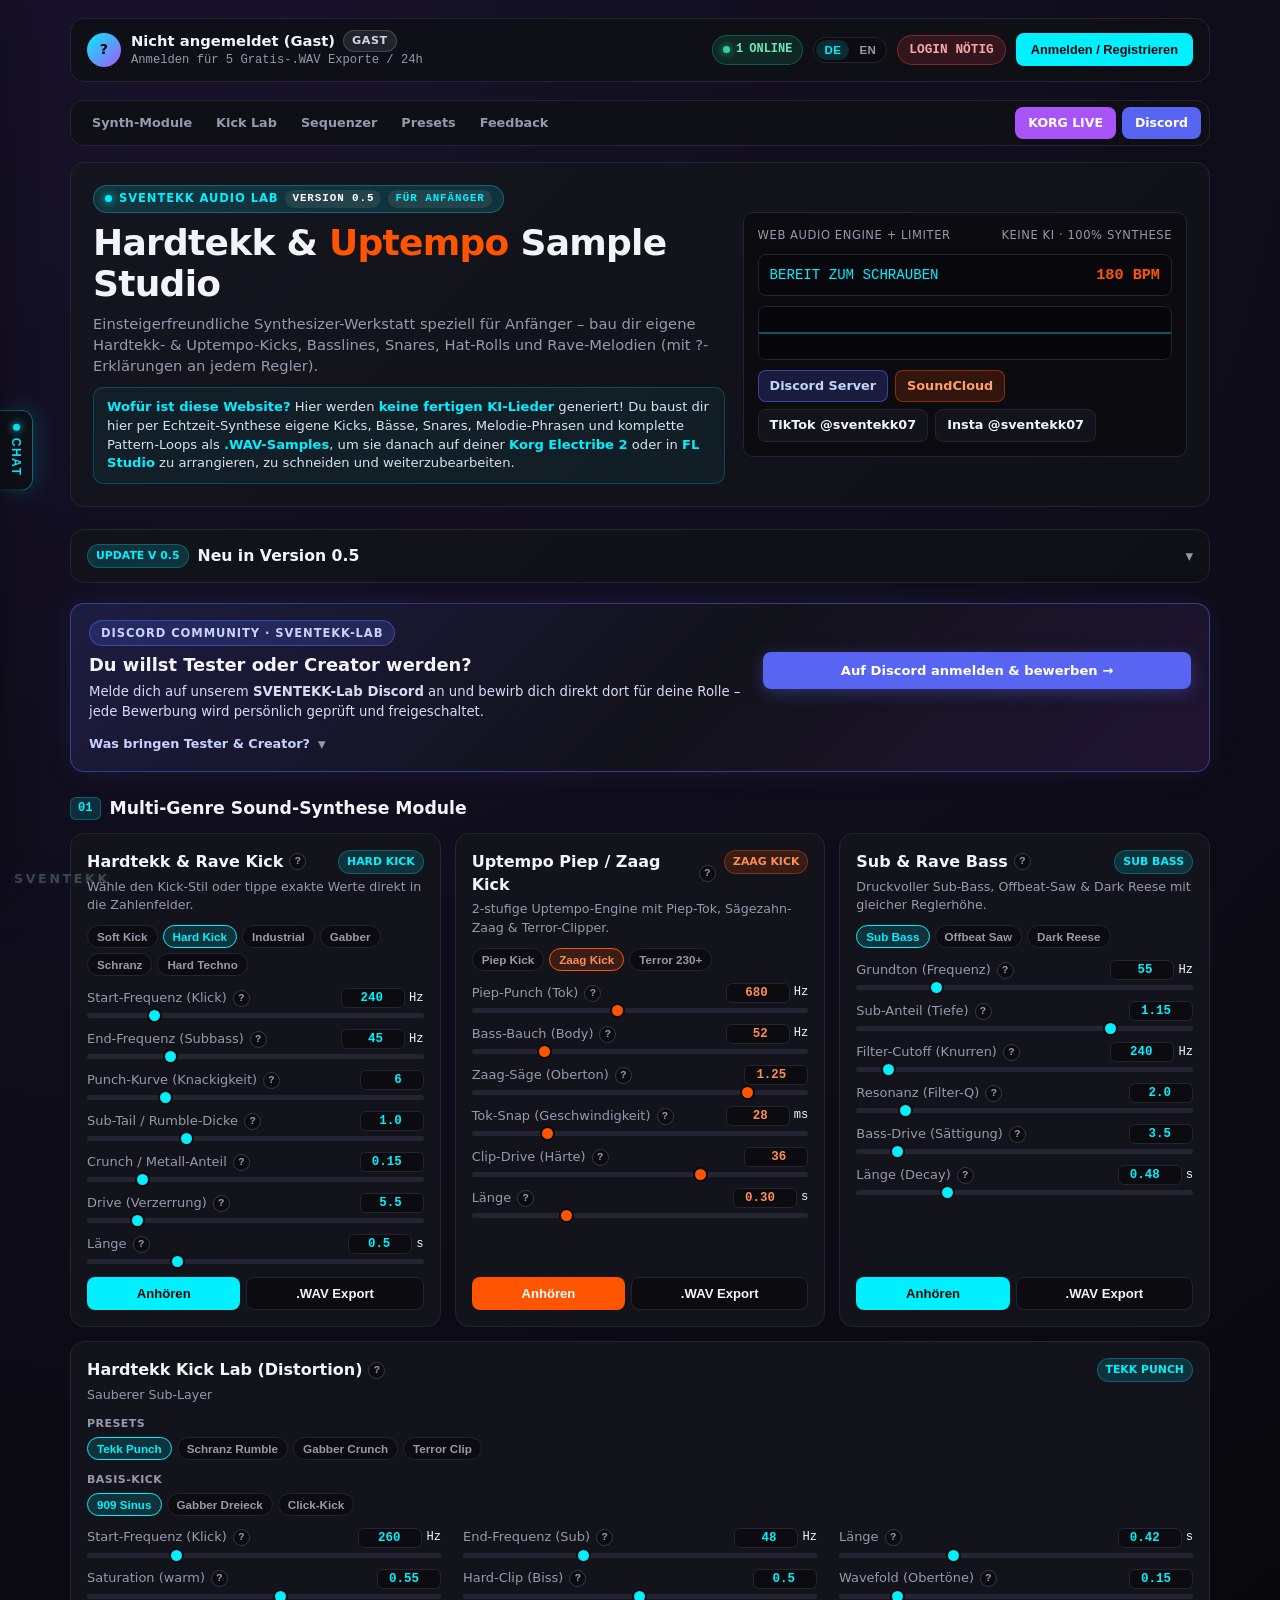
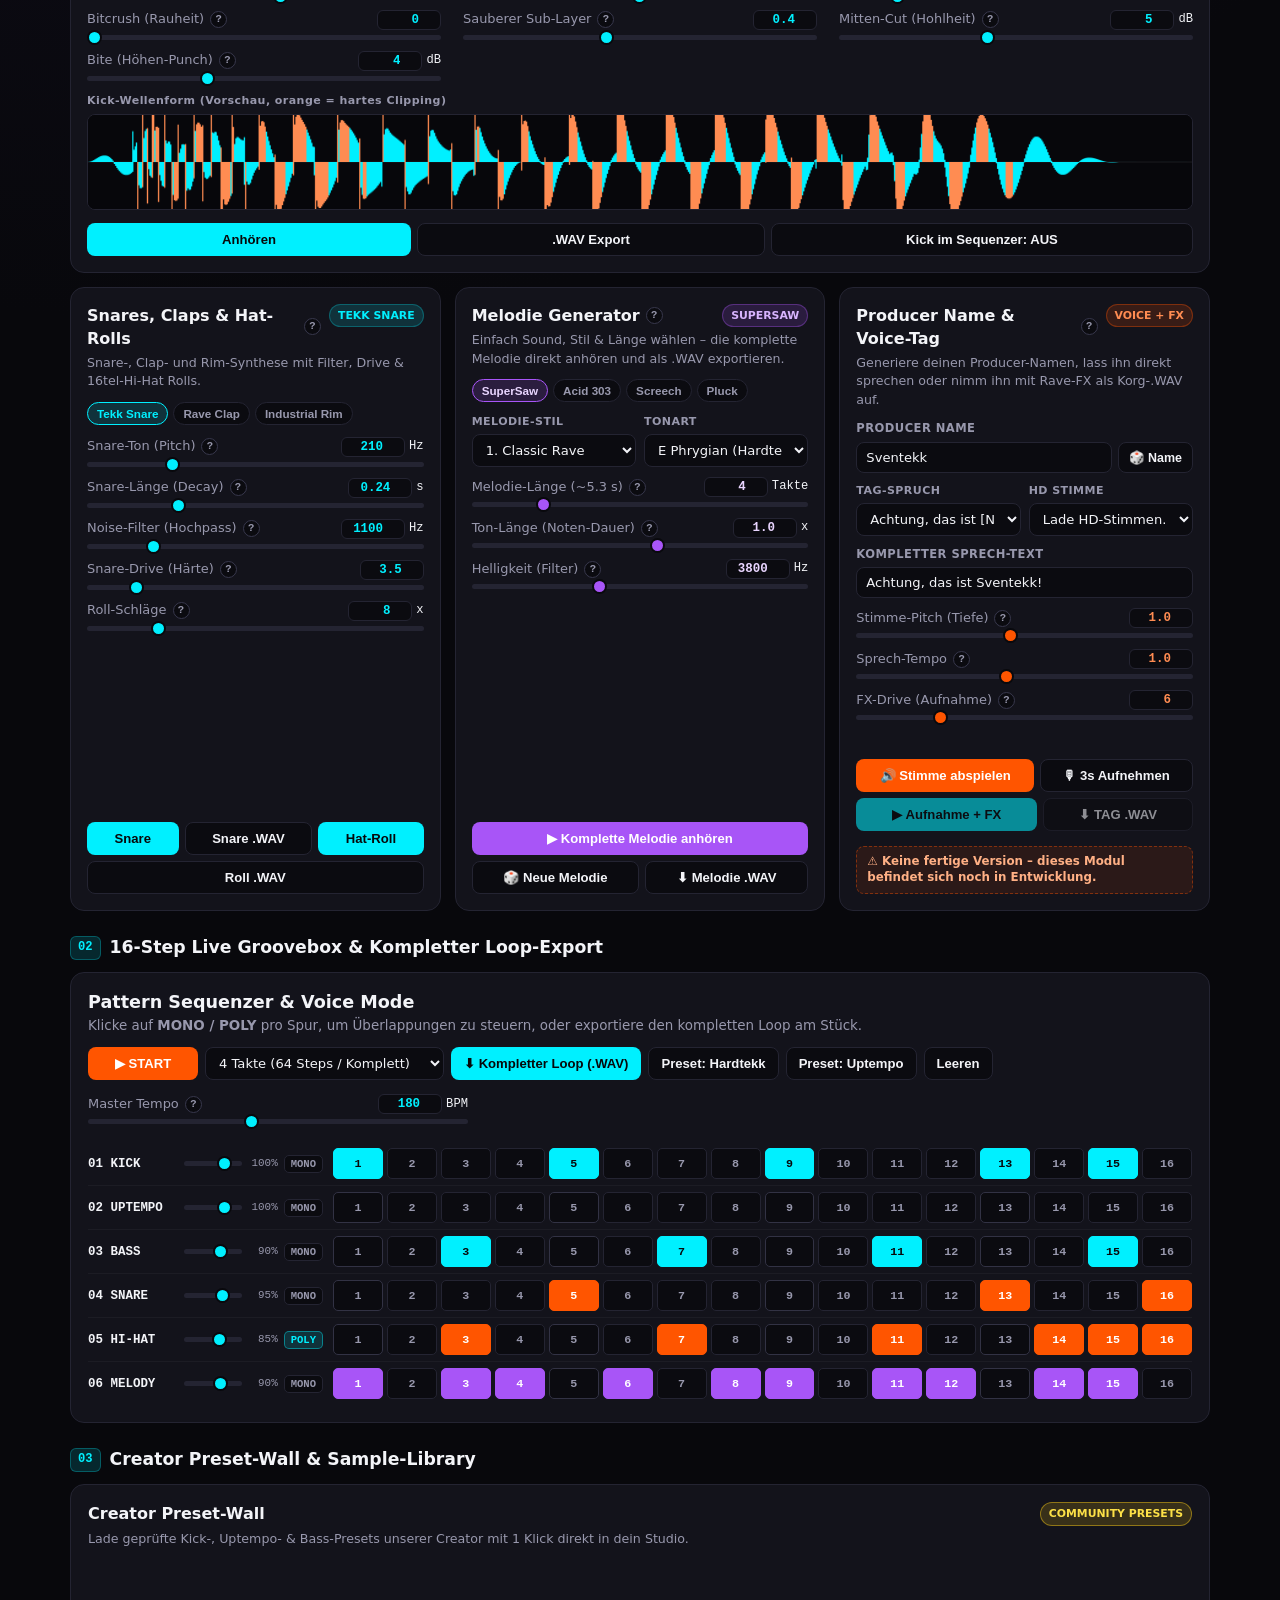
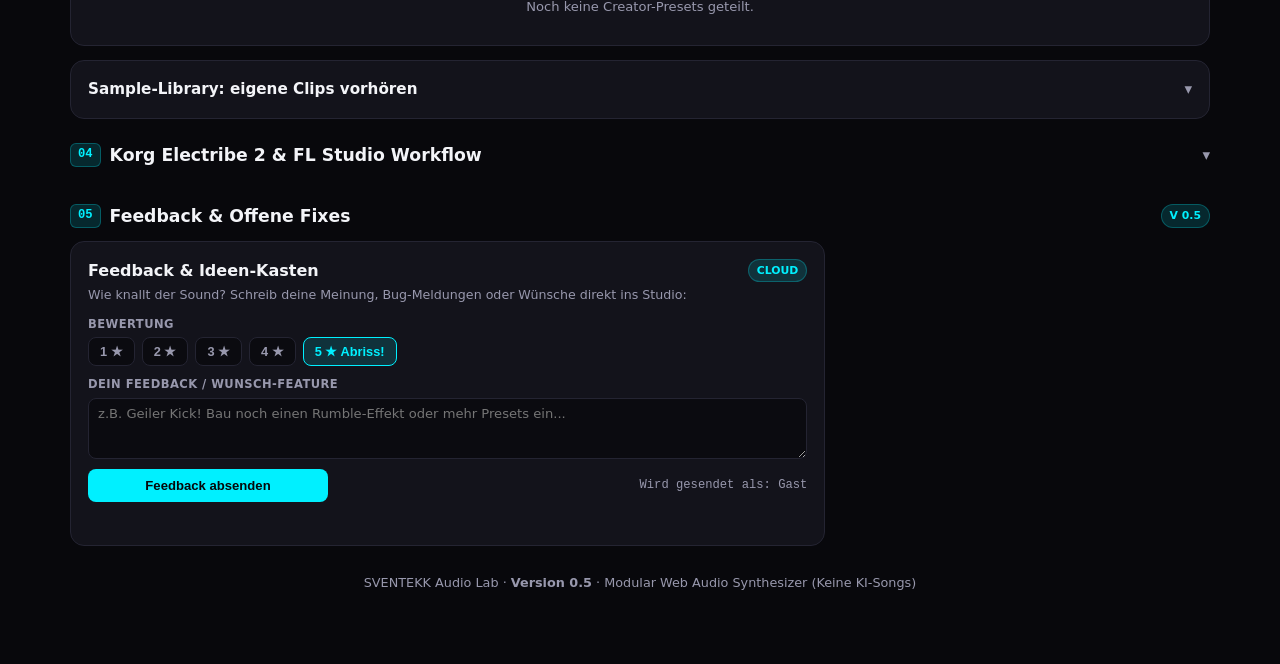
<file: index.html>
<!DOCTYPE html>
<html lang="de">
<head>
  <meta charset="UTF-8">
  <meta name="viewport" content="width=device-width, initial-scale=1.0, maximum-scale=5.0">
  <meta http-equiv="Content-Security-Policy" content="default-src 'self' 'unsafe-inline' blob: data:; connect-src 'self' https://zrdturntjcdvazyrrskk.supabase.co; media-src 'self' blob: data:; img-src 'self' data:;">
  <title>SVENTEKK // Hardtekk &amp; Uptempo Sample Studio</title>
  <link rel="stylesheet" href="style.css">
</head>
<body>

  <!-- =====================================================================
       MODALS (LOGIN, TESTER-CODE, 24H-LIMIT)
       ===================================================================== -->
  <div id="auth-modal" class="modal-backdrop">
    <div class="modal-card">
      <button type="button" class="modal-close" onclick="closeAuthModal()">&times;</button>
      <div class="pill-badge" style="margin-bottom: 6px;" data-i18n="auth_badge">SVENTEKK CLOUD ACCOUNT</div>
      <h2 id="auth-modal-title" style="font-size: 1.35rem;" data-i18n="auth_title_login">Anmelden &amp; Sounds bauen</h2>
      <p style="color: var(--text-dim); font-size: 0.85rem; margin-top: 4px;" data-i18n-html="auth_sub_html">
        Kostenloses Konto: <strong>5 Gratis-.WAV Exporte</strong> alle 24 Stunden.
      </p>

      <div class="auth-tabs">
        <button type="button" id="tab-login" class="auth-tab active" onclick="switchAuthTab('login')" data-i18n="auth_tab_login">Anmelden</button>
        <button type="button" id="tab-register" class="auth-tab" onclick="switchAuthTab('register')" data-i18n="auth_tab_register">Registrieren</button>
      </div>

      <div class="form-field">
        <label data-i18n="auth_label_user">BENUTZERNAME</label>
        <input type="text" id="auth-username" maxlength="24" autocomplete="username" placeholder="z.B. sventekk07" data-i18n-placeholder="auth_ph_user">
      </div>

      <div class="form-field">
        <label data-i18n="auth_label_pass">PASSWORT</label>
        <input type="password" id="auth-password" maxlength="64" autocomplete="current-password" placeholder="••••••••">
      </div>

      <div id="register-rules-box" class="rules-box" style="display: none;">
        <div class="rules-title" data-i18n="rules_title">📜 SVENTEKK Studio-Regelwerk</div>
        <ul class="rules-list" data-i18n-html="rules_list_html">
          <li><strong>Keine verfassungsfeindlichen, extremistischen oder strafbaren Benutzernamen &amp; Inhalte</strong> (führt zum sofortigen Ban).</li>
          <li>Respektvoller Umgang im Live-Chat &amp; Feedback (kein Hass, keine Beleidigungen).</li>
          <li>Kein Spam, keine Fremdwerbung und keine Fake-/Mehrfach-Accounts.</li>
          <li>Kein Ausnutzen von Bugs oder Umgehen des 24h-Export-Limits.</li>
          <li>Verstöße können zu Stummschaltung, Kick oder dauerhaftem Ban führen.</li>
        </ul>
        <label class="rules-check">
          <input type="checkbox" id="auth-rules-check">
          <span data-i18n="rules_accept">Ich habe das Regelwerk gelesen und akzeptiere es.</span>
        </label>
      </div>

      <div class="security-note" data-i18n-html="auth_security_html">
        🔒 <strong>Sicherer Cloud-Login:</strong> Verschlüsselte Session &amp; Passwortschutz über Supabase Auth.
      </div>

      <div id="auth-error" class="auth-msg"></div>
      <button type="button" id="btn-auth-submit" class="btn btn-cyan" style="width: 100%;" onclick="submitAuth()" data-i18n="auth_submit">Weiter ins Studio</button>
    </div>
  </div>

  <div id="role-modal" class="modal-backdrop">
    <div class="modal-card" style="border-color: rgba(0, 240, 255, 0.45);">
      <button type="button" class="modal-close" onclick="closeRoleModal()">&times;</button>
      <div class="pill-badge" data-i18n="role_modal_badge">TESTER AKTIVIEREN</div>
      <h2 style="font-size: 1.35rem; margin-bottom: 6px;" data-i18n="role_modal_title">Tester-Code eingeben</h2>
      <p style="color: var(--text-dim); font-size: 0.85rem; margin-bottom: 14px;" data-i18n="role_modal_sub">
        Schalte deinen Account als Tester für unbegrenzte .WAV-Exporte frei.
      </p>
      <div class="form-field">
        <label data-i18n="role_modal_label">TESTER-CODE</label>
        <input type="password" id="role-code-input" maxlength="40" placeholder="Code eingeben..." data-i18n-placeholder="role_modal_ph">
      </div>
      <div class="security-note" style="border-color: rgba(88, 101, 242, 0.42); background: rgba(88, 101, 242, 0.1);" data-i18n-html="role_modal_hint_html">
        Noch keinen Code? Melde dich auf unserem <strong>Discord</strong> an und bewirb dich in <code>#tester-anmeldung</code>:
        <a href="https://discord.gg/jubxwavZa" target="_blank" rel="noopener noreferrer" style="color: #c7d2fe; font-weight: 700; text-decoration: underline; margin-left: 4px;">Discord öffnen &rarr;</a>
      </div>
      <div id="role-modal-msg" class="auth-msg"></div>
      <div style="display: flex; gap: 8px;">
        <button type="button" class="btn btn-ghost" onclick="closeRoleModal()" data-i18n="btn_cancel">Abbrechen</button>
        <button type="button" id="btn-role-submit" class="btn btn-cyan" style="flex: 1;" onclick="submitRoleCode()" data-i18n="btn_activate">Aktivieren</button>
      </div>
    </div>
  </div>

  <div id="limit-modal" class="modal-backdrop">
    <div class="modal-card" style="border-color: rgba(255, 85, 0, 0.45); text-align: center;">
      <button type="button" class="modal-close" onclick="closeLimitModal()">&times;</button>
      <div class="pill-badge" style="color: #ff8547; border-color: rgba(255, 85, 0, 0.4);" data-i18n="limit_badge">FREE LIMIT ERREICHT</div>
      <h2 style="font-size: 1.3rem; margin-bottom: 8px;" data-i18n="limit_title">Keine Gratis-.WAV Downloads mehr übrig</h2>
      <p style="color: var(--text-dim); font-size: 0.88rem; margin-bottom: 14px;" data-i18n-html="limit_sub_html">
        Deine 5 Gratis-Exporte sind aufgebraucht. Du willst <strong>Tester</strong> (unbegrenzte Downloads) oder <strong>Creator</strong> werden? Melde dich auf unserem Discord an und bewirb dich direkt dort:
      </p>

      <div class="social-row" style="justify-content: center; margin-bottom: 16px;">
        <a class="nav-pill discord" href="https://discord.gg/jubxwavZa" target="_blank" rel="noopener noreferrer" data-i18n="limit_btn_discord">Discord (Tester / Creator)</a>
        <a class="nav-pill primary" href="https://www.tiktok.com/@sventekk07" target="_blank" rel="noopener noreferrer">TikTok @sventekk07</a>
        <a class="nav-pill" href="https://www.instagram.com/sventekk07/" target="_blank" rel="noopener noreferrer">Instagram @sventekk07</a>
        <a class="nav-pill" href="https://soundcloud.com" target="_blank" rel="noopener noreferrer">SoundCloud</a>
      </div>

      <div style="display: flex; gap: 8px;">
        <button type="button" class="btn btn-cyan" style="flex: 1;" onclick="jumpToFeedbackFromLimit()" data-i18n="limit_btn_write">Mir schreiben</button>
        <button type="button" class="btn btn-ghost" onclick="closeLimitModal()" data-i18n="btn_close">Schließen</button>
      </div>
    </div>
  </div>

  <!-- =====================================================================
       STUDIO LIVE-CHAT SIDEBAR (LINKER RAND, EIN-/AUSKLAPPBAR)
       ===================================================================== -->
  <button type="button" id="chat-dock-btn" class="chat-dock-btn" onclick="toggleChatDrawer(true)" aria-label="Studio Live-Chat öffnen">
    <span class="live-dot"></span>
    <span>CHAT</span>
  </button>

  <aside id="chat-drawer" class="chat-drawer" aria-label="Studio Live-Chat">
    <div class="chat-drawer-head">
      <div>
        <div style="display: flex; align-items: center; gap: 7px; flex-wrap: wrap;">
          <h3 style="font-size: 0.98rem;" data-i18n="chat_title">Studio Live-Chat</h3>
          <span class="chip" style="font-size: 0.62rem;" data-i18n="chat_badge">NUR ANGEMELDET</span>
        </div>
        <p style="font-size: 0.74rem; color: var(--text-dim); margin-top: 2px;" data-i18n="chat_sub">Tausche dich mit anderen Produzenten, Testern &amp; Creatorn aus. Rollen sind live sichtbar.</p>
      </div>
      <div style="display: flex; align-items: center; gap: 6px;">
        <a href="https://discord.gg/jubxwavZa" target="_blank" rel="noopener noreferrer" class="nav-pill discord" style="padding: 3px 8px; font-size: 0.7rem;">Discord</a>
        <button type="button" class="chat-drawer-close" onclick="toggleChatDrawer(false)" aria-label="Chat schließen">&times;</button>
      </div>
    </div>

    <!-- Gesperrte Ansicht für Gäste -->
    <div id="chat-locked-view" class="chat-locked">
      <div style="font-size: 1.5rem;">🔒</div>
      <strong data-i18n="chat_locked_title">Chat nur für angemeldete Nutzer</strong>
      <p data-i18n="chat_locked_sub">Melde dich kostenlos an, um im Studio-Chat mitzulesen und mitzuschreiben.</p>
      <button type="button" class="btn btn-cyan" style="flex: 0 0 auto; padding: 9px 18px;" onclick="openAuthModal('login')" data-i18n="chat_locked_btn">
        Jetzt anmelden / registrieren
      </button>
    </div>

    <!-- Aktive Ansicht für eingeloggte Nutzer -->
    <div id="chat-logged-in-view" class="chat-logged-in" style="display: none;">
      <div id="chat-messages" class="chat-messages">
        <div class="chat-empty" data-i18n="chat_loading">Lade Chat...</div>
      </div>

      <div id="chat-mute-notice" class="chat-mute-notice" style="display: none;"></div>

      <div class="chat-composer">
        <input type="text" id="chat-input" maxlength="250" placeholder="Nachricht an die Community schreiben (max. 250 Zeichen)..." data-i18n-placeholder="chat_ph" onkeydown="if(event.key==='Enter'){event.preventDefault();sendChatMessage();}">
        <button type="button" id="btn-chat-send" class="btn btn-cyan" style="flex: 0 0 auto; min-width: 82px;" onclick="sendChatMessage()" data-i18n="chat_send">Senden</button>
      </div>
      <div id="chat-status" class="feedback-status" style="margin-top: 0;"></div>
    </div>
  </aside>

  <!-- =====================================================================
       HAUPT-APP
       ===================================================================== -->
  <div class="app-shell">

    <!-- ACCOUNT BAR -->
    <div class="account-topbar">
      <div class="user-info-group">
        <div class="user-avatar" id="ui-avatar">?</div>
        <div>
          <div style="font-weight: 700; font-size: 0.92rem; display: flex; align-items: center; gap: 8px; flex-wrap: wrap;">
            <span id="ui-username">Verbinde Cloud...</span>
            <span class="role-tag role-free" id="ui-role-badge">FREE</span>
          </div>
          <div class="timer-text" id="ui-reset-timer">Bitte anmelden für 5 Gratis-.WAV Exporte / 24h</div>
        </div>
      </div>

      <div class="user-info-group">
        <div class="online-badge" id="ui-active-users-badge" title="Aktive Nutzer im Studio">
          <span class="live-dot"></span>
          <span id="ui-active-users">1</span> <span data-i18n="top_online">ONLINE</span>
        </div>
        <div class="lang-switch" role="group" aria-label="Language">
          <button type="button" id="lang-btn-de" class="lang-btn active" onclick="setLanguage('de')">DE</button>
          <button type="button" id="lang-btn-en" class="lang-btn" onclick="setLanguage('en')">EN</button>
        </div>
        <div class="chip orange" id="dev-download-counter-box" style="display: none;">
          <span data-i18n="top_dev_exports">DEV .WAV EXPORTE:</span> <span id="wav-download-count">0</span>
        </div>
        <div class="credit-badge" id="ui-credits-badge">0 / 5 FREE</div>
        <button type="button" id="btn-role-code" class="btn btn-ghost" style="padding: 8px 12px; font-size: 0.8rem;" onclick="openRoleModal()" data-i18n="top_tester_code">
          Tester-Code
        </button>
        <button type="button" id="btn-open-login" class="btn btn-cyan" style="padding: 8px 14px; font-size: 0.8rem;" onclick="openAuthModal('login')" data-i18n="top_login_btn">
          Anmelden / Registrieren
        </button>
        <button type="button" id="btn-logout" class="btn btn-ghost" style="padding: 8px 14px; font-size: 0.8rem; display: none;" onclick="logoutUser()" data-i18n="top_logout_btn">
          Abmelden
        </button>
      </div>
    </div>

    <!-- STUDIO HAUPTANSICHT -->
    <div id="studio-page-view">

      <!-- STICKY NAVIGATION -->
      <nav class="section-nav" aria-label="Seiten-Navigation">
        <div class="section-nav-links">
          <a class="nav-link" href="#sec-synth" data-i18n="nav_synth">Synth-Module</a>
          <a class="nav-link" href="#sec-lab" data-i18n="nav_lab">Kick Lab</a>
          <a class="nav-link" href="#sec-seq" data-i18n="nav_seq">Sequenzer</a>
          <a class="nav-link" href="#sec-presets" data-i18n="nav_presets">Presets</a>
          <a class="nav-link" href="#sec-feedback" data-i18n="nav_feedback">Feedback</a>
        </div>
        <div class="section-nav-actions">
          <a href="korg-live.html" id="btn-view-korg" class="btn btn-purple" style="padding: 6px 12px; font-size: 0.78rem; text-decoration: none;">KORG LIVE</a>
          <a href="https://discord.gg/jubxwavZa" target="_blank" rel="noopener noreferrer" class="btn btn-discord" style="padding: 6px 12px; font-size: 0.78rem; text-decoration: none;">Discord</a>
        </div>
      </nav>

      <!-- HERO HEADER -->
      <header class="hero-bar">
        <div>
          <div class="pill-badge">
            <span class="live-dot"></span> SVENTEKK AUDIO LAB
            <span class="version-tag" id="header-version-badge">VERSION 0.5</span>
            <span class="version-tag" style="color: var(--cyan);" data-i18n="hero_beginner_tag">FÜR ANFÄNGER</span>
          </div>
          <h1 data-i18n-html="hero_title_html">Hardtekk &amp; <span class="accent">Uptempo</span> Sample Studio</h1>
          <p class="hero-desc" data-i18n="hero_desc">
            Einsteigerfreundliche Synthesizer-Werkstatt speziell für Anfänger – bau dir eigene Hardtekk- &amp; Uptempo-Kicks, Basslines, Snares, Hat-Rolls und Rave-Melodien (mit ?-Erklärungen an jedem Regler).
          </p>

          <div class="studio-notice-box" data-i18n-html="hero_notice_html">
            <strong>Wofür ist diese Website?</strong> Hier werden <strong>keine fertigen KI-Lieder</strong> generiert! Du baust dir hier per Echtzeit-Synthese eigene Kicks, Bässe, Snares, Melodie-Phrasen und komplette Pattern-Loops als <strong>.WAV-Samples</strong>, um sie danach auf deiner <strong>Korg Electribe 2</strong> oder in <strong>FL Studio</strong> zu arrangieren, zu schneiden und weiterzubearbeiten.
          </div>
        </div>

        <div class="studio-status-box">
          <div class="status-top">
            <span>WEB AUDIO ENGINE + LIMITER</span>
            <span data-i18n="hero_status_right">KEINE KI &middot; 100% SYNTHESE</span>
          </div>
          <div class="status-display">
            <span id="studio-status-text" data-i18n="hero_status_ready">BEREIT ZUM SCHRAUBEN</span>
            <span class="bpm-readout"><span id="header-bpm">180</span> BPM</span>
          </div>
          <canvas id="studio-scope" class="studio-scope" width="380" height="54" aria-label="Live Audio Oscilloscope"></canvas>
          <div class="social-row">
            <a class="nav-pill discord" href="https://discord.gg/jubxwavZa" target="_blank" rel="noopener noreferrer" data-i18n="hero_discord_pill">Discord Server</a>
            <a class="nav-pill primary" href="https://soundcloud.com" target="_blank" rel="noopener noreferrer">SoundCloud</a>
            <a class="nav-pill secondary" href="https://www.tiktok.com/@sventekk07" target="_blank" rel="noopener noreferrer">TikTok @sventekk07</a>
            <a class="nav-pill secondary" href="https://www.instagram.com/sventekk07/" target="_blank" rel="noopener noreferrer">Insta @sventekk07</a>
          </div>
        </div>
      </header>

      <!-- NEU IN VERSION 0.5 -->
      <details class="changelog-bar">
        <summary class="changelog-head fold-summary">
          <div class="changelog-title">
            <span class="chip">UPDATE V 0.5</span>
            <h2 data-i18n="cl_title">Neu in Version 0.5</h2>
          </div>
        </summary>
        <div class="changelog-grid">
          <div class="changelog-item purple">
            <div class="changelog-item-title" data-i18n="cl_1_title">DE / EN &amp; Live-Chat</div>
            <p data-i18n-html="cl_1_html">Komplette <strong>DE / EN</strong>-Übersetzung, geschützter Studio-Chat mit Rollen-Badges &amp; Entwickler-Moderation.</p>
          </div>
          <div class="changelog-item orange">
            <div class="changelog-item-title" data-i18n="cl_2_title">Creator-Rolle &amp; Preset-Wall</div>
            <p data-i18n-html="cl_2_html">Neue <strong>Creator</strong>-Rolle mit Community Preset-Wall zum Teilen &amp; 1-Klick-Laden von Kicks, Uptempo &amp; Bass.</p>
          </div>
          <div class="changelog-item cyan">
            <div class="changelog-item-title" data-i18n="cl_3_title">Voice-Tag &amp; Live-Oszilloskop</div>
            <p data-i18n-html="cl_3_html">Neuer <strong>Producer Tag &amp; Voice</strong> Generator, Echtzeit-Wellenform, 2-Stufen-Uptempo &amp; Korg-Kurznamen.</p>
          </div>
        </div>
      </details>

      <!-- DISCORD COMMUNITY & BEWERBUNG (TESTER / CREATOR) -->
      <section class="discord-banner" aria-label="Discord Community und Bewerbung">
        <div class="discord-banner-head">
          <div>
            <div class="pill-badge discord-pill" data-i18n="dc_pill">DISCORD COMMUNITY &middot; SVENTEKK-LAB</div>
            <h2 data-i18n="dc_title">Du willst Tester oder Creator werden?</h2>
            <p class="discord-banner-sub" data-i18n-html="dc_sub_html">
              Melde dich auf unserem <strong>SVENTEKK-Lab Discord</strong> an und bewirb dich direkt dort für deine Rolle – jede Bewerbung wird persönlich geprüft und freigeschaltet.
            </p>
          </div>
          <a href="https://discord.gg/jubxwavZa" target="_blank" rel="noopener noreferrer" class="btn btn-discord discord-cta" data-i18n="dc_cta">
            Auf Discord anmelden &amp; bewerben &rarr;
          </a>
        </div>
        <details class="discord-more">
          <summary class="fold-summary" data-i18n="dc_more">Was bringen Tester &amp; Creator?</summary>
        <div class="discord-roles-grid">
          <div class="discord-role-card tester">
            <div class="discord-role-title" data-i18n="dc_tester_title">Beta Tester werden</div>
            <p data-i18n-html="dc_tester_html">Unbegrenzte <strong>.WAV-Exporte</strong>, neue Synthesizer-Module &amp; Updates vorab testen. Auf Discord anmelden und direkt im Kanal <code>#tester-anmeldung</code> bewerben.</p>
          </div>
          <div class="discord-role-card creator">
            <div class="discord-role-title" data-i18n="dc_creator_title">Creator werden</div>
            <p data-i18n-html="dc_creator_html">Eigene Hardtekk-/Uptempo-Kicks, Presets, Tracks oder Content rund um SVENTEKK teilen. Auf Discord anmelden und direkt im Kanal <code>#creator-anmeldung</code> bewerben.</p>
          </div>
        </div>
        </details>
      </section>

      <!-- 01: SYNTH GENERATOREN -->
      <div class="section-head">
        <h2 class="section-title" id="sec-synth"><span class="section-num">01</span> <span data-i18n="sec_01">Multi-Genre Sound-Synthese Module</span></h2>
      </div>

      <div class="modules-grid">
        <!-- Modul 1: Hardtekk & Rave Kick -->
        <div class="synth-card" data-help-mod="mod_kick">
          <div>
            <div class="card-top">
              <h3 data-i18n="m1_title">Hardtekk &amp; Rave Kick</h3>
              <span class="chip" id="kick-mode-badge">HARD KICK</span>
            </div>
            <p class="card-sub" data-i18n="m1_sub">Wähle den Kick-Stil oder tippe exakte Werte direkt in die Zahlenfelder.</p>

            <div class="style-pills">
              <button type="button" class="style-btn" data-mode="soft" onclick="setKickMode('soft')">Soft Kick</button>
              <button type="button" class="style-btn active" data-mode="hard" onclick="setKickMode('hard')">Hard Kick</button>
              <button type="button" class="style-btn" data-mode="industrial" onclick="setKickMode('industrial')">Industrial</button>
              <button type="button" class="style-btn" data-mode="gabber" onclick="setKickMode('gabber')">Gabber</button>
              <button type="button" class="style-btn" data-mode="schranz" onclick="setKickMode('schranz')">Schranz</button>
              <button type="button" class="style-btn" data-mode="hardtechno" onclick="setKickMode('hardtechno')">Hard Techno</button>
            </div>

            <div class="sliders">
              <div class="slider-item">
                <label>
                  <span data-i18n="m1_start">Start-Frequenz (Klick)</span>
                  <span class="num-unit"><input type="number" class="num-box" id="num-start" min="90" max="900" step="1" value="240"> Hz</span>
                </label>
                <input type="range" id="start_hz" min="90" max="900" step="1" value="240">
              </div>
              <div class="slider-item">
                <label>
                  <span data-i18n="m1_end">End-Frequenz (Subbass)</span>
                  <span class="num-unit"><input type="number" class="num-box" id="num-end" min="25" max="110" step="1" value="45"> Hz</span>
                </label>
                <input type="range" id="end_hz" min="25" max="110" step="1" value="45">
              </div>
              <div class="slider-item">
                <label>
                  <span data-i18n="m1_punch">Punch-Kurve (Knackigkeit)</span>
                  <span class="num-unit"><input type="number" class="num-box" id="num-punch" min="2" max="20" step="1" value="6"></span>
                </label>
                <input type="range" id="kick_punch" min="2" max="20" step="1" value="6">
              </div>
              <div class="slider-item">
                <label>
                  <span data-i18n="m1_tail">Sub-Tail / Rumble-Dicke</span>
                  <span class="num-unit"><input type="number" class="num-box" id="num-tail" min="0.2" max="3.0" step="0.1" value="1.0"></span>
                </label>
                <input type="range" id="kick_tail" min="0.2" max="3.0" step="0.1" value="1.0">
              </div>
              <div class="slider-item">
                <label>
                  <span data-i18n="m1_crunch">Crunch / Metall-Anteil</span>
                  <span class="num-unit"><input type="number" class="num-box" id="num-crunch" min="0" max="1.0" step="0.05" value="0.15"></span>
                </label>
                <input type="range" id="kick_crunch" min="0" max="1.0" step="0.05" value="0.15">
              </div>
              <div class="slider-item">
                <label>
                  <span data-i18n="m1_drive">Drive (Verzerrung)</span>
                  <span class="num-unit"><input type="number" class="num-box" id="num-drive" min="1" max="35" step="0.5" value="5.5"></span>
                </label>
                <input type="range" id="drive" min="1" max="35" step="0.5" value="5.5">
              </div>
              <div class="slider-item">
                <label>
                  <span data-i18n="m1_len">Länge</span>
                  <span class="num-unit"><input type="number" class="num-box" id="num-dauer" min="0.15" max="1.5" step="0.05" value="0.5"> s</span>
                </label>
                <input type="range" id="dauer" min="0.15" max="1.5" step="0.05" value="0.5">
              </div>
            </div>
          </div>
          <div class="actions">
            <button type="button" class="btn btn-cyan" onclick="playHardtekkKick()" data-i18n="btn_listen">Anhören</button>
            <button type="button" class="btn btn-ghost" onclick="downloadHardtekkKick()" data-i18n="btn_wav">.WAV Export</button>
          </div>
        </div>

        <!-- Modul 2: Uptempo Piep / Zaag Kick -->
        <div class="synth-card orange-theme" data-help-mod="mod_uptempo">
          <div>
            <div class="card-top">
              <h3 data-i18n="m2_title">Uptempo Piep / Zaag Kick</h3>
              <span class="chip orange" id="uptempo-mode-badge">ZAAG KICK</span>
            </div>
            <p class="card-sub" data-i18n="m2_sub">2-stufige Uptempo-Engine mit Piep-Tok, Sägezahn-Zaag &amp; Terror-Clipper.</p>

            <div class="style-pills">
              <button type="button" class="style-btn up-style" data-upmode="piep" onclick="setUptempoMode('piep')">Piep Kick</button>
              <button type="button" class="style-btn up-style active" data-upmode="zaag" onclick="setUptempoMode('zaag')">Zaag Kick</button>
              <button type="button" class="style-btn up-style" data-upmode="terror" onclick="setUptempoMode('terror')">Terror 230+</button>
            </div>

            <div class="sliders">
              <div class="slider-item">
                <label>
                  <span data-i18n="m2_start">Piep-Punch (Tok)</span>
                  <span class="num-unit"><input type="number" class="num-box" id="num-up-start" min="140" max="1400" step="5" value="680"> Hz</span>
                </label>
                <input type="range" id="up_start" min="140" max="1400" step="5" value="680">
              </div>
              <div class="slider-item">
                <label>
                  <span data-i18n="m2_end">Bass-Bauch (Body)</span>
                  <span class="num-unit"><input type="number" class="num-box" id="num-up-end" min="32" max="130" step="1" value="52"> Hz</span>
                </label>
                <input type="range" id="up_end" min="32" max="130" step="1" value="52">
              </div>
              <div class="slider-item">
                <label>
                  <span data-i18n="m2_zaag">Zaag-Säge (Oberton)</span>
                  <span class="num-unit"><input type="number" class="num-box" id="num-up-zaag" min="0" max="1.5" step="0.05" value="1.25"></span>
                </label>
                <input type="range" id="up_zaag" min="0" max="1.5" step="0.05" value="1.25">
              </div>
              <div class="slider-item">
                <label>
                  <span data-i18n="m2_snap">Tok-Snap (Geschwindigkeit)</span>
                  <span class="num-unit"><input type="number" class="num-box" id="num-up-snap" min="10" max="95" step="1" value="28"> ms</span>
                </label>
                <input type="range" id="up_snap" min="10" max="95" step="1" value="28">
              </div>
              <div class="slider-item">
                <label>
                  <span data-i18n="m2_drive">Clip-Drive (Härte)</span>
                  <span class="num-unit"><input type="number" class="num-box" id="num-up-drive" min="5" max="50" step="1" value="36"></span>
                </label>
                <input type="range" id="up_drive" min="5" max="50" step="1" value="36">
              </div>
              <div class="slider-item">
                <label>
                  <span data-i18n="m1_len">Länge</span>
                  <span class="num-unit"><input type="number" class="num-box" id="num-up-dauer" min="0.15" max="0.7" step="0.01" value="0.30"> s</span>
                </label>
                <input type="range" id="up_dauer" min="0.15" max="0.7" step="0.01" value="0.30">
              </div>
            </div>
          </div>
          <div class="actions">
            <button type="button" class="btn btn-orange" onclick="playUptempoKick()" data-i18n="btn_listen">Anhören</button>
            <button type="button" class="btn btn-ghost" onclick="downloadUptempoKick()" data-i18n="btn_wav">.WAV Export</button>
          </div>
        </div>

        <!-- Modul 3: Sub & Rave Bass -->
        <div class="synth-card" data-help-mod="mod_bass">
          <div>
            <div class="card-top">
              <h3 data-i18n="m3_title">Sub &amp; Rave Bass</h3>
              <span class="chip" id="bass-mode-badge">SUB BASS</span>
            </div>
            <p class="card-sub" data-i18n="m3_sub">Druckvoller Sub-Bass, Offbeat-Saw &amp; Dark Reese mit gleicher Reglerhöhe.</p>

            <div class="style-pills">
              <button type="button" class="style-btn bass-style active" data-bassmode="sub" onclick="setBassMode('sub')">Sub Bass</button>
              <button type="button" class="style-btn bass-style" data-bassmode="offbeat" onclick="setBassMode('offbeat')">Offbeat Saw</button>
              <button type="button" class="style-btn bass-style" data-bassmode="reese" onclick="setBassMode('reese')">Dark Reese</button>
            </div>

            <div class="sliders">
              <div class="slider-item">
                <label>
                  <span data-i18n="m3_freq">Grundton (Frequenz)</span>
                  <span class="num-unit"><input type="number" class="num-box" id="num-bass-freq" min="30" max="140" step="1" value="55"> Hz</span>
                </label>
                <input type="range" id="bass_freq" min="30" max="140" step="1" value="55">
              </div>
              <div class="slider-item">
                <label>
                  <span data-i18n="m3_subamt">Sub-Anteil (Tiefe)</span>
                  <span class="num-unit"><input type="number" class="num-box" id="num-bass-sub" min="0" max="1.5" step="0.05" value="1.15"></span>
                </label>
                <input type="range" id="bass_sub" min="0" max="1.5" step="0.05" value="1.15">
              </div>
              <div class="slider-item">
                <label>
                  <span data-i18n="m3_cutoff">Filter-Cutoff (Knurren)</span>
                  <span class="num-unit"><input type="number" class="num-box" id="num-bass-cutoff" min="80" max="2200" step="10" value="240"> Hz</span>
                </label>
                <input type="range" id="bass_cutoff" min="80" max="2200" step="10" value="240">
              </div>
              <div class="slider-item">
                <label>
                  <span data-i18n="m3_res">Resonanz (Filter-Q)</span>
                  <span class="num-unit"><input type="number" class="num-box" id="num-bass-res" min="0.5" max="12" step="0.5" value="2.0"></span>
                </label>
                <input type="range" id="bass_res" min="0.5" max="12" step="0.5" value="2.0">
              </div>
              <div class="slider-item">
                <label>
                  <span data-i18n="m3_drive">Bass-Drive (Sättigung)</span>
                  <span class="num-unit"><input type="number" class="num-box" id="num-bass-drive" min="1" max="25" step="0.5" value="3.5"></span>
                </label>
                <input type="range" id="bass_drive" min="1" max="25" step="0.5" value="3.5">
              </div>
              <div class="slider-item">
                <label>
                  <span data-i18n="m3_len">Länge (Decay)</span>
                  <span class="num-unit"><input type="number" class="num-box" id="num-bass-dauer" min="0.12" max="1.5" step="0.02" value="0.48"> s</span>
                </label>
                <input type="range" id="bass_dauer" min="0.12" max="1.5" step="0.02" value="0.48">
              </div>
            </div>
          </div>
          <div class="actions">
            <button type="button" class="btn btn-cyan" onclick="playBass()" data-i18n="btn_listen">Anhören</button>
            <button type="button" class="btn btn-ghost" onclick="downloadBass()" data-i18n="btn_wav">.WAV Export</button>
          </div>
        </div>

        <!-- Modul 3B: Hardtekk Kick Lab (Distortion nur für Kicks) -->
        <div class="synth-card lab-wide" id="sec-lab" data-help-mod="mod_lab" style="grid-column: span 3;">
          <div>
            <div class="card-top">
              <h3 data-i18n="lab_title">Hardtekk Kick Lab (Distortion)</h3>
              <span class="chip" id="lab-badge">TEKK PUNCH</span>
            </div>
            <p class="card-sub" data-i18n="lab_sub">Baue deinen eigenen Hardtekk-Kick: Basis wählen, dann in 3 Stufen verzerren und per EQ ausformen.</p>

            <div class="lab-pill-label" data-i18n="lab_preset_label">PRESETS</div>
            <div class="style-pills">
              <button type="button" class="style-btn lab-style lab-preset-btn active" data-labpreset="tekk" onclick="setLabPreset('tekk')">Tekk Punch</button>
              <button type="button" class="style-btn lab-style lab-preset-btn" data-labpreset="schranz" onclick="setLabPreset('schranz')">Schranz Rumble</button>
              <button type="button" class="style-btn lab-style lab-preset-btn" data-labpreset="gabber" onclick="setLabPreset('gabber')">Gabber Crunch</button>
              <button type="button" class="style-btn lab-style lab-preset-btn" data-labpreset="terror" onclick="setLabPreset('terror')">Terror Clip</button>
            </div>

            <div class="lab-pill-label" data-i18n="lab_base_label">BASIS-KICK</div>
            <div class="style-pills">
              <button type="button" class="style-btn lab-style lab-base-btn active" data-labbase="sine" onclick="setLabBase('sine')">909 Sinus</button>
              <button type="button" class="style-btn lab-style lab-base-btn" data-labbase="triangle" onclick="setLabBase('triangle')">Gabber Dreieck</button>
              <button type="button" class="style-btn lab-style lab-base-btn" data-labbase="click" onclick="setLabBase('click')">Click-Kick</button>
            </div>

            <div class="sliders">
              <div class="slider-item">
                <label>
                  <span data-i18n="lab_start">Start-Frequenz (Klick)</span>
                  <span class="num-unit"><input type="number" class="num-box" id="num-lab-start" min="120" max="700" step="5" value="260"> Hz</span>
                </label>
                <input type="range" id="lab_start" min="120" max="700" step="5" value="260">
              </div>
              <div class="slider-item">
                <label>
                  <span data-i18n="lab_end">End-Frequenz (Sub)</span>
                  <span class="num-unit"><input type="number" class="num-box" id="num-lab-end" min="32" max="80" step="1" value="48"> Hz</span>
                </label>
                <input type="range" id="lab_end" min="32" max="80" step="1" value="48">
              </div>
              <div class="slider-item">
                <label>
                  <span data-i18n="m1_len">Länge</span>
                  <span class="num-unit"><input type="number" class="num-box" id="num-lab-dauer" min="0.2" max="0.9" step="0.01" value="0.42"> s</span>
                </label>
                <input type="range" id="lab_dauer" min="0.2" max="0.9" step="0.01" value="0.42">
              </div>
              <div class="slider-item">
                <label>
                  <span data-i18n="lab_sat">Saturation (warm)</span>
                  <span class="num-unit"><input type="number" class="num-box" id="num-lab-sat" min="0" max="1" step="0.05" value="0.55"></span>
                </label>
                <input type="range" id="lab_sat" min="0" max="1" step="0.05" value="0.55">
              </div>
              <div class="slider-item">
                <label>
                  <span data-i18n="lab_clip">Hard-Clip (Biss)</span>
                  <span class="num-unit"><input type="number" class="num-box" id="num-lab-clip" min="0" max="1" step="0.05" value="0.5"></span>
                </label>
                <input type="range" id="lab_clip" min="0" max="1" step="0.05" value="0.5">
              </div>
              <div class="slider-item">
                <label>
                  <span data-i18n="lab_fold">Wavefold (Obertöne)</span>
                  <span class="num-unit"><input type="number" class="num-box" id="num-lab-fold" min="0" max="1" step="0.05" value="0.15"></span>
                </label>
                <input type="range" id="lab_fold" min="0" max="1" step="0.05" value="0.15">
              </div>
              <div class="slider-item">
                <label>
                  <span data-i18n="lab_crush">Bitcrush (Rauheit)</span>
                  <span class="num-unit"><input type="number" class="num-box" id="num-lab-crush" min="0" max="1" step="0.05" value="0"></span>
                </label>
                <input type="range" id="lab_crush" min="0" max="1" step="0.05" value="0">
              </div>
              <div class="slider-item">
                <label>
                  <span data-i18n="lab_sub">Sauberer Sub-Layer</span>
                  <span class="num-unit"><input type="number" class="num-box" id="num-lab-sub" min="0" max="1" step="0.05" value="0.4"></span>
                </label>
                <input type="range" id="lab_sub" min="0" max="1" step="0.05" value="0.4">
              </div>
              <div class="slider-item">
                <label>
                  <span data-i18n="lab_mid">Mitten-Cut (Hohlheit)</span>
                  <span class="num-unit"><input type="number" class="num-box" id="num-lab-mid" min="0" max="12" step="0.5" value="5"> dB</span>
                </label>
                <input type="range" id="lab_mid" min="0" max="12" step="0.5" value="5">
              </div>
              <div class="slider-item">
                <label>
                  <span data-i18n="lab_bite">Bite (Höhen-Punch)</span>
                  <span class="num-unit"><input type="number" class="num-box" id="num-lab-bite" min="0" max="12" step="0.5" value="4"> dB</span>
                </label>
                <input type="range" id="lab_bite" min="0" max="12" step="0.5" value="4">
              </div>
            </div>

            <div class="lab-pill-label" style="margin-top: 12px;" data-i18n="lab_preview_label">Kick-Wellenform (Vorschau, orange = hartes Clipping)</div>
            <canvas id="lab-scope" class="lab-scope" width="900" height="96" aria-label="Kick Waveform Preview"></canvas>
          </div>
          <div class="actions">
            <button type="button" class="btn btn-cyan" onclick="playLabKick()" data-i18n="btn_listen">Anhören</button>
            <button type="button" class="btn btn-ghost" onclick="downloadLabKick()" data-i18n="btn_wav">.WAV Export</button>
            <button type="button" id="btn-lab-seq" class="btn btn-ghost" onclick="toggleLabSeq()">Kick im Sequenzer: AUS</button>
          </div>
        </div>

        <!-- Modul 4: Snares, Claps & Hi-Hat Rolls -->
        <div class="synth-card" data-help-mod="mod_snare">
          <div>
            <div class="card-top">
              <h3 data-i18n="m4_title">Snares, Claps &amp; Hat-Rolls</h3>
              <span class="chip" id="snare-mode-badge">TEKK SNARE</span>
            </div>
            <p class="card-sub" data-i18n="m4_sub">Snare-, Clap- und Rim-Synthese mit Filter, Drive &amp; 16tel-Hi-Hat Rolls.</p>

            <div class="style-pills">
              <button type="button" class="style-btn snare-style active" data-snaremode="snare" onclick="setSnareMode('snare')">Tekk Snare</button>
              <button type="button" class="style-btn snare-style" data-snaremode="clap" onclick="setSnareMode('clap')">Rave Clap</button>
              <button type="button" class="style-btn snare-style" data-snaremode="rim" onclick="setSnareMode('rim')">Industrial Rim</button>
            </div>

            <div class="sliders">
              <div class="slider-item">
                <label>
                  <span data-i18n="m4_tone">Snare-Ton (Pitch)</span>
                  <span class="num-unit"><input type="number" class="num-box" id="num-snare-tone" min="110" max="520" step="1" value="210"> Hz</span>
                </label>
                <input type="range" id="snare_tone" min="110" max="520" step="1" value="210">
              </div>
              <div class="slider-item">
                <label>
                  <span data-i18n="m4_len">Snare-Länge (Decay)</span>
                  <span class="num-unit"><input type="number" class="num-box" id="num-snare-len" min="0.06" max="0.75" step="0.02" value="0.24"> s</span>
                </label>
                <input type="range" id="snare_len" min="0.06" max="0.75" step="0.02" value="0.24">
              </div>
              <div class="slider-item">
                <label>
                  <span data-i18n="m4_filter">Noise-Filter (Hochpass)</span>
                  <span class="num-unit"><input type="number" class="num-box" id="num-snare-filter" min="400" max="4200" step="50" value="1100"> Hz</span>
                </label>
                <input type="range" id="snare_filter" min="400" max="4200" step="50" value="1100">
              </div>
              <div class="slider-item">
                <label>
                  <span data-i18n="m4_drive">Snare-Drive (Härte)</span>
                  <span class="num-unit"><input type="number" class="num-box" id="num-snare-drive" min="1" max="20" step="0.5" value="3.5"></span>
                </label>
                <input type="range" id="snare_drive" min="1" max="20" step="0.5" value="3.5">
              </div>
              <div class="slider-item">
                <label>
                  <span data-i18n="m4_hits">Roll-Schläge</span>
                  <span class="num-unit"><input type="number" class="num-box" id="num-hat-hits" min="2" max="32" step="1" value="8"> x</span>
                </label>
                <input type="range" id="hat_hits" min="2" max="32" step="1" value="8">
              </div>
            </div>
          </div>
          <div class="actions">
            <button type="button" class="btn btn-cyan" onclick="playSnare()">Snare</button>
            <button type="button" class="btn btn-ghost" onclick="downloadSnare()">Snare .WAV</button>
            <button type="button" class="btn btn-cyan" onclick="playHatRoll()">Hat-Roll</button>
            <button type="button" class="btn btn-ghost" onclick="downloadHatRoll()">Roll .WAV</button>
          </div>
        </div>

        <!-- Modul 5: Melodie Generator -->
        <div class="synth-card purple-theme" data-help-mod="mod_melody">
          <div>
            <div class="card-top">
              <h3 data-i18n="m5_title">Melodie Generator</h3>
              <span class="chip purple" id="melody-mode-badge">SUPERSAW</span>
            </div>
            <p class="card-sub" data-i18n="m5_sub">Einfach Sound, Stil &amp; Länge wählen – die komplette Melodie direkt anhören und als .WAV exportieren.</p>

            <div class="style-pills">
              <button type="button" class="style-btn mel-style active" data-melmode="supersaw" onclick="setMelodySynth('supersaw')">SuperSaw</button>
              <button type="button" class="style-btn mel-style" data-melmode="acid303" onclick="setMelodySynth('acid303')">Acid 303</button>
              <button type="button" class="style-btn mel-style" data-melmode="screech" onclick="setMelodySynth('screech')">Screech</button>
              <button type="button" class="style-btn mel-style" data-melmode="pluck" onclick="setMelodySynth('pluck')">Pluck</button>
            </div>

            <div class="select-row">
              <div class="select-group">
                <span data-i18n="m5_style">MELODIE-STIL</span>
                <select id="melody_pattern" onchange="buildMelodyNotes()">
                  <option value="offbeat">1. Classic Rave</option>
                  <option value="staircase">2. Hardtekk Staircase</option>
                  <option value="frenzy">3. Uptempo Frenzy</option>
                  <option value="acid">4. Hypnotic Acid</option>
                  <option value="anthem">5. Dark Anthem</option>
                  <option value="octave">6. Octave Bounce</option>
                  <option value="random">7. Random / Zufall 🎲</option>
                </select>
              </div>
              <div class="select-group">
                <span data-i18n="m5_scale">TONART</span>
                <select id="melody_scale" onchange="buildMelodyNotes()">
                  <option value="phrygian">E Phrygian (Hardtekk)</option>
                  <option value="aminor">A Minor (Rave Classic)</option>
                  <option value="fminor">F Minor (Dark Uptempo)</option>
                  <option value="dminor">D Minor (Hardstyle)</option>
                  <option value="harmonic">G Harmonic Minor (Ostblock)</option>
                  <option value="cminor">C Minor (Industrial)</option>
                  <option value="major">C Major (Euphoric)</option>
                </select>
              </div>
            </div>

            <div class="sliders">
              <div class="slider-item">
                <label>
                  <span><span data-i18n="m5_bars">Melodie-Länge</span> (<span id="melody-duration-info">~5.3 s</span>)</span>
                  <span class="num-unit"><input type="number" class="num-box" id="num-mel-bars" min="1" max="16" step="1" value="4"> <span data-i18n="m5_bars_unit">Takte</span></span>
                </label>
                <input type="range" id="melody_bars" min="1" max="16" step="1" value="4">
              </div>
              <div class="slider-item">
                <label>
                  <span data-i18n="m5_gate">Ton-Länge (Noten-Dauer)</span>
                  <span class="num-unit"><input type="number" class="num-box" id="num-mel-gate" min="0.25" max="1.6" step="0.05" value="1.0"> x</span>
                </label>
                <input type="range" id="melody_gate" min="0.25" max="1.6" step="0.05" value="1.0">
              </div>
              <div class="slider-item">
                <label>
                  <span data-i18n="m5_cutoff">Helligkeit (Filter)</span>
                  <span class="num-unit"><input type="number" class="num-box" id="num-mel-cutoff" min="400" max="9500" step="50" value="3800"> Hz</span>
                </label>
                <input type="range" id="mel_cutoff" min="400" max="9500" step="50" value="3800">
              </div>
            </div>
          </div>
          <div class="actions">
            <button type="button" id="btn-melody-play" class="btn btn-purple" onclick="toggleMelodyPreview()" data-i18n="m5_play">▶ Komplette Melodie anhören</button>
            <button type="button" class="btn btn-ghost" onclick="randomizeMelody()" data-i18n="m5_random">🎲 Neue Melodie</button>
            <button type="button" class="btn btn-ghost" onclick="downloadMelody()" data-i18n="m5_dl">⬇ Melodie .WAV</button>
          </div>
        </div>

        <!-- Modul 6: Producer Name & Voice-Tag Studio -->
        <div class="synth-card orange-theme" data-help-mod="mod_tag">
          <div>
            <div class="card-top">
              <h3 data-i18n="tag_title">Producer Name &amp; Voice-Tag</h3>
              <span class="chip orange" data-i18n="tag_badge">VOICE + FX</span>
            </div>
            <p class="card-sub" data-i18n="tag_sub">Generiere deinen Producer-Namen, lass ihn direkt sprechen oder nimm ihn mit Rave-FX als Korg-.WAV auf.</p>

            <div class="form-field">
              <label data-i18n="tag_label_name">PRODUCER NAME</label>
              <div style="display: flex; gap: 6px;">
                <input type="text" id="tag-name-input" maxlength="28" value="Sventekk" placeholder="z.B. Sventekk" data-i18n-placeholder="tag_ph_name" oninput="syncProducerTagText()">
                <button type="button" class="btn btn-ghost" style="flex: 0 0 auto; padding: 6px 10px; font-size: 0.78rem;" onclick="generateProducerName()" data-i18n="tag_btn_gen">🎲 Name</button>
              </div>
            </div>

            <div class="select-row">
              <div class="select-group">
                <span data-i18n="tag_label_phrase">TAG-SPRUCH</span>
                <select id="tag-phrase" onchange="syncProducerTagText()">
                  <option value="achtung_de">Achtung, das ist [NAME]!</option>
                  <option value="du_hoerst_de">Du hörst [NAME] im Mix!</option>
                  <option value="willkommen_de">Willkommen bei [NAME] Audio!</option>
                  <option value="this_is">This is [NAME]!</option>
                  <option value="in_the_mix">[NAME] in the mix!</option>
                  <option value="welcome">Welcome to [NAME] Hardtekk!</option>
                  <option value="only">Nur Name / Eigener Text</option>
                </select>
              </div>
              <div class="select-group">
                <span data-i18n="tag_label_voice">HD STIMME</span>
                <select id="tag-voice-select">
                  <option value="0">Lade HD-Stimmen...</option>
                </select>
              </div>
            </div>

            <div class="form-field">
              <label data-i18n="tag_label_text">KOMPLETTER SPRECH-TEXT</label>
              <input type="text" id="tag-full-text" maxlength="160" value="Achtung, das ist Sventekk!" placeholder="Kompletter Satz für die Stimme..." data-i18n-placeholder="tag_ph_text">
            </div>

            <div class="sliders">
              <div class="slider-item">
                <label>
                  <span data-i18n="tag_pitch">Stimme-Pitch (Tiefe)</span>
                  <span class="num-unit"><input type="number" class="num-box" id="num-tag-pitch" min="0.5" max="1.6" step="0.05" value="1.0"></span>
                </label>
                <input type="range" id="tag_pitch" min="0.5" max="1.6" step="0.05" value="1.0">
              </div>
              <div class="slider-item">
                <label>
                  <span data-i18n="tag_speed">Sprech-Tempo</span>
                  <span class="num-unit"><input type="number" class="num-box" id="num-tag-speed" min="0.6" max="1.5" step="0.05" value="1.0"></span>
                </label>
                <input type="range" id="tag_speed" min="0.6" max="1.5" step="0.05" value="1.0">
              </div>
              <div class="slider-item">
                <label>
                  <span data-i18n="tag_drive">FX-Drive (Aufnahme)</span>
                  <span class="num-unit"><input type="number" class="num-box" id="num-tag-drive" min="1" max="22" step="1" value="6"></span>
                </label>
                <input type="range" id="tag_drive" min="1" max="22" step="1" value="6">
              </div>
            </div>
            <div id="tag-rec-status" class="feedback-status" style="font-size: 0.75rem;"></div>
          </div>
          <div class="actions">
            <button type="button" class="btn btn-orange" onclick="speakProducerTag()" data-i18n="tag_btn_speak">🔊 Stimme abspielen</button>
            <button type="button" id="btn-tag-rec" class="btn btn-ghost" onclick="recordVoiceTag()" data-i18n="tag_btn_rec">🎙 3s Aufnehmen</button>
            <button type="button" id="btn-tag-play-rec" class="btn btn-cyan" onclick="playRecordedTag()" disabled data-i18n="tag_btn_play_rec">▶ Aufnahme + FX</button>
            <button type="button" id="btn-tag-dl" class="btn btn-ghost" onclick="downloadVoiceTag()" disabled data-i18n="tag_btn_dl">⬇ TAG .WAV</button>
          </div>
          <div class="module-wip-note" data-i18n="tag_wip_notice">
            ⚠️ Keine fertige Version – dieses Modul befindet sich noch in Entwicklung.
          </div>
        </div>
      </div>

      <!-- 02: LIVE STEP SEQUENZER -->
      <div class="section-head">
        <h2 class="section-title" id="sec-seq"><span class="section-num">02</span> <span data-i18n="sec_02">16-Step Live Groovebox &amp; Kompletter Loop-Export</span></h2>
      </div>

      <div class="panel-box">
        <div class="seq-header">
          <div>
            <h3 style="font-size: 1.1rem;" data-i18n="seq_title">Pattern Sequenzer &amp; Voice Mode</h3>
            <p style="font-size: 0.84rem; color: var(--text-dim);" data-i18n-html="seq_sub_html">Klicke auf <strong>MONO / POLY</strong> pro Spur, um Überlappungen zu steuern, oder exportiere den kompletten Loop am Stück.</p>
          </div>
          <div class="seq-tools">
            <button type="button" id="btn-seq-play" class="btn btn-orange" style="min-width: 110px;" onclick="toggleSequencer()" data-i18n="seq_start">▶ START</button>
            <select id="seq_export_bars" style="width: auto;">
              <option value="1" data-i18n="seq_bar1">1 Takt (16 Steps)</option>
              <option value="2" data-i18n="seq_bar2">2 Takte (32 Steps)</option>
              <option value="4" selected data-i18n="seq_bar4">4 Takte (64 Steps / Komplett)</option>
              <option value="8" data-i18n="seq_bar8">8 Takte (128 Steps / Full Drop)</option>
            </select>
            <button type="button" class="btn btn-cyan" onclick="downloadFullSequencer()" data-i18n="seq_dl">⬇ Kompletter Loop (.WAV)</button>
            <button type="button" class="btn btn-ghost" onclick="loadPresetPattern('hardtekk')">Preset: Hardtekk</button>
            <button type="button" class="btn btn-ghost" onclick="loadPresetPattern('uptempo')">Preset: Uptempo</button>
            <button type="button" class="btn btn-ghost" onclick="clearSequencer()" data-i18n="seq_clear">Leeren</button>
          </div>
        </div>

        <div style="margin-bottom: 18px; max-width: 380px;">
          <div class="slider-item">
            <label>
              <span data-i18n="seq_bpm">Master Tempo</span>
              <span class="num-unit"><input type="number" class="num-box" id="num-bpm" min="120" max="260" step="1" value="180"> BPM</span>
            </label>
            <input type="range" id="bpm" min="120" max="260" step="1" value="180">
          </div>
        </div>

        <div id="sequencer-rows"></div>
      </div>

      <!-- 03: CREATOR PRESET-WALL & SAMPLE LIBRARY -->
      <div class="section-head">
        <h2 class="section-title" id="sec-presets"><span class="section-num">03</span> <span data-i18n="sec_03">Creator Preset-Wall &amp; Sample-Library</span></h2>
      </div>

      <div class="panel-box" style="margin-bottom: 14px;">
        <div class="card-top">
          <h3 data-i18n="preset_wall_title">Creator Preset-Wall</h3>
          <span class="chip creator-chip" data-i18n="preset_wall_badge">COMMUNITY PRESETS</span>
        </div>
        <p class="card-sub" data-i18n="preset_wall_sub">Lade geprüfte Kick-, Uptempo- &amp; Bass-Presets unserer Creator mit 1 Klick direkt in dein Studio.</p>

        <div id="creator-preset-composer" class="preset-composer" style="display: none;">
          <input type="text" id="preset-title-input" maxlength="40" placeholder="Preset-Name (z.B. Zaag Abriss 210)..." data-i18n-placeholder="preset_ph_title">
          <select id="preset-module-select" style="width: auto; min-width: 150px;">
            <option value="kick" data-i18n="preset_mod_kick">Hardtekk Kick</option>
            <option value="uptempo" data-i18n="preset_mod_uptempo">Uptempo Kick</option>
            <option value="bass" data-i18n="preset_mod_bass">Sub &amp; Rave Bass</option>
          </select>
          <button type="button" id="btn-publish-preset" class="btn btn-cyan" style="flex: 0 0 auto;" onclick="publishCreatorPreset()" data-i18n="preset_btn_share">+ Aktuelle Regler teilen</button>
        </div>
        <div id="preset-publish-status" class="feedback-status" style="margin-bottom: 8px;"></div>

        <div id="creator-presets-list" class="sample-grid"></div>
      </div>

      <details class="panel-box fold-panel">
        <summary class="fold-summary"><span data-i18n="lib_fold">Sample-Library: eigene Clips vorhören</span></summary>
        <div class="library-header">
          <div>
            <h3 style="font-size: 1.1rem;" data-i18n="lib_title">Eigene Audio-Clips &amp; Kicks vorhören</h3>
            <p style="font-size: 0.84rem; color: var(--text-dim);" data-i18n="lib_sub">Lade eigene .WAV oder .MP3 Dateien direkt im Browser zum Gegenhören.</p>
          </div>
          <label class="upload-btn">
            <span data-i18n="lib_upload">+ Eigene WAV/MP3 laden</span>
            <input type="file" id="audio-uploader" accept="audio/wav,audio/mpeg,audio/ogg,audio/flac" multiple style="display:none" onchange="handleAudioUpload(event)">
          </label>
        </div>
        <div id="sample-library-list" class="sample-grid"></div>
      </details>

      <!-- 04: WORKFLOW -->
      <details class="fold-section">
      <summary class="section-head fold-summary">
        <h2 class="section-title"><span class="section-num">04</span> <span data-i18n="sec_04">Korg Electribe 2 &amp; FL Studio Workflow</span></h2>
      </summary>

      <div class="workflow-grid">
        <div class="wf-step">
          <div style="font-weight: 700; margin-bottom: 4px;" data-i18n="wf_1_title">1. Synthese statt KI</div>
          <p style="font-size: 0.84rem; color: var(--text-dim);" data-i18n="wf_1_sub">Hier werden keine KI-Tracks generiert – du formst eigene Kicks, Bässe, Snares/Claps, Melodie-Phrasen und komplette Loops per Synthesizer.</p>
        </div>
        <div class="wf-step" style="border-left-color: var(--orange);">
          <div style="font-weight: 700; margin-bottom: 4px;" data-i18n="wf_2_title">2. Kurze Korg-.WAV exportieren</div>
          <p style="font-size: 0.84rem; color: var(--text-dim);" data-i18n="wf_2_sub">Exportiere einzelne Sounds oder komplette Loops mit ultrakurzen Namen direkt als 16-Bit .WAV.</p>
        </div>
        <div class="wf-step" style="border-left-color: var(--purple);">
          <div style="font-weight: 700; margin-bottom: 4px;" data-i18n="wf_3_title">3. Korg Electribe 2 &amp; FL Studio</div>
          <p style="font-size: 0.84rem; color: var(--text-dim);" data-i18n="wf_3_sub">Lade die Samples in deine Korg Electribe 2 oder in FL Studio, um sie dort weiter zu arrangieren, zu verzerren und auszuarbeiten.</p>
        </div>
      </div>

      </details>

      <!-- 05: FEEDBACK & FIX-NOTIZBLOCK -->
      <div class="section-head">
        <h2 class="section-title" id="sec-feedback"><span class="section-num">05</span> <span data-i18n="sec_06">Feedback &amp; Offene Fixes</span></h2>
        <span class="chip" id="feedback-version-chip">V 0.5</span>
      </div>

      <div class="modules-grid">
        <div class="panel-box" id="dev-fix-notes-card" style="display: none;">
          <div class="card-top">
            <h3 data-i18n="fix_title">Offene Fixes &amp; Bug-Notizen</h3>
            <span class="chip orange" data-i18n="fix_badge">NUR ENTWICKLER</span>
          </div>
          <p class="card-sub" data-i18n="fix_sub">Schreib hier alles rein, was noch gefixt oder geändert werden muss – bleibt automatisch im Browser gespeichert.</p>

          <div class="form-field">
            <label data-i18n="fix_label">NOCH ZU FIXEN / ÄNDERN</label>
            <textarea id="dev-fix-notes" rows="6" placeholder="z.B.&#10;- Zaag-Kick noch schärfer machen&#10;- Snare-Clap Release testen&#10;- Sequenzer-Preset für 220 BPM"></textarea>
          </div>

          <div class="actions">
            <button type="button" class="btn btn-orange" onclick="saveFixNotes()" data-i18n="fix_save">Notizen speichern</button>
            <button type="button" class="btn btn-ghost" onclick="clearFixNotes()" data-i18n="seq_clear">Leeren</button>
          </div>
          <div id="fix-notes-status" class="feedback-status"></div>
        </div>

        <div class="panel-box" style="grid-column: span 2;">
          <div class="card-top">
            <h3 data-i18n="fb_title">Feedback &amp; Ideen-Kasten</h3>
            <span class="chip">CLOUD</span>
          </div>
          <p class="card-sub" data-i18n="fb_sub">
            Wie knallt der Sound? Schreib deine Meinung, Bug-Meldungen oder Wünsche direkt ins Studio:
          </p>

          <div class="form-field">
            <label data-i18n="fb_rating">BEWERTUNG</label>
            <div class="rating-row" id="rating-buttons">
              <button type="button" class="rate-btn" data-rate="1" onclick="selectRating(1)">1 ★</button>
              <button type="button" class="rate-btn" data-rate="2" onclick="selectRating(2)">2 ★</button>
              <button type="button" class="rate-btn" data-rate="3" onclick="selectRating(3)">3 ★</button>
              <button type="button" class="rate-btn" data-rate="4" onclick="selectRating(4)">4 ★</button>
              <button type="button" class="rate-btn active" data-rate="5" onclick="selectRating(5)" data-i18n="fb_5star">5 ★ Abriss!</button>
            </div>
          </div>

          <div class="form-field">
            <label data-i18n="fb_label">DEIN FEEDBACK / WUNSCH-FEATURE</label>
            <textarea id="feedback-message" rows="3" maxlength="500" placeholder="z.B. Geiler Kick! Bau noch einen Rumble-Effekt oder mehr Presets ein..." data-i18n-placeholder="fb_ph"></textarea>
          </div>

          <div style="display: flex; align-items: center; justify-content: space-between; flex-wrap: wrap; gap: 10px;">
            <button type="button" id="btn-send-feedback" class="btn btn-cyan" style="max-width: 240px;" onclick="submitFeedback()" data-i18n="fb_send">Feedback absenden</button>
            <span class="timer-text" id="feedback-user-hint">Wird gesendet als: Gast</span>
          </div>

          <div id="feedback-status" class="feedback-status"></div>
        </div>
      </div>

      <!-- ADMIN / ENTWICKLER PANEL -->
      <div id="admin-panel" style="display: none;">
        <div class="section-head">
          <h2 class="section-title">
            <span class="section-num" style="color: #d8b4fe; background: rgba(168,85,247,0.18);">ADMIN</span>
            <span data-i18n="admin_title">Nutzer-Ränge, Moderation &amp; Feedback-Eingang</span>
          </h2>
          <button type="button" class="btn btn-purple" style="flex: 0 0 auto; padding: 8px 14px;" onclick="loadAdminData()" data-i18n="admin_refresh">↻ Aktualisieren</button>
        </div>

        <div class="panel-box" style="overflow-x: auto; margin-bottom: 18px;">
          <div class="admin-stats-grid">
            <div class="admin-stat-card">
              <span class="admin-stat-label" data-i18n="admin_stat_total_label">REGISTRIERTE ACCOUNTS</span>
              <strong class="admin-stat-val" id="admin-stat-total">-</strong>
            </div>
            <div class="admin-stat-card">
              <span class="admin-stat-label" data-i18n="admin_stat_24h_label">HEUTE ANGEMELDET (24H)</span>
              <strong class="admin-stat-val" id="admin-stat-24h">-</strong>
            </div>
            <div class="admin-stat-card">
              <span class="admin-stat-label" data-i18n="admin_stat_team_label">TESTER / CREATOR / DEV</span>
              <strong class="admin-stat-val" id="admin-stat-team">-</strong>
            </div>
          </div>
          <h3 style="font-size: 0.98rem; margin-bottom: 6px;" data-i18n-html="admin_users_title_html">Registrierte Accounts, Ränge &amp; Moderation (<code>studio_profiles</code>)</h3>
          <p style="font-size: 0.8rem; color: var(--text-dim); margin-bottom: 10px;" data-i18n-html="admin_users_sub_html">
            Als <strong>Entwickler</strong> kannst du Ränge (<code>free</code>, <code>tester</code>, <code>creator</code>, <code>entwickler</code>) vergeben sowie Nutzer stummen, kicken oder bannen.
          </p>
          <table class="admin-table">
            <thead>
              <tr>
                <th data-i18n="admin_col_user">Benutzername</th>
                <th data-i18n="admin_col_role">Rang</th>
                <th data-i18n="admin_col_change">Rang ändern</th>
                <th data-i18n="admin_col_mod">Moderation</th>
                <th data-i18n="admin_col_exports">Exports</th>
                <th data-i18n="admin_col_login">Letzter Login</th>
              </tr>
            </thead>
            <tbody id="admin-users-tbody">
              <tr><td colspan="6">Lade Daten...</td></tr>
            </tbody>
          </table>
        </div>

        <div class="panel-box" style="overflow-x: auto;">
          <h3 style="font-size: 0.98rem; margin-bottom: 6px;" data-i18n-html="admin_fb_title_html">Eingegangenes Feedback (<code>studio_feedback</code>)</h3>
          <table class="admin-table">
            <thead>
              <tr>
                <th>User</th>
                <th>Rating</th>
                <th>Version</th>
                <th>Message</th>
                <th>Date</th>
              </tr>
            </thead>
            <tbody id="admin-feedback-tbody">
              <tr><td colspan="5">Lade Feedback...</td></tr>
            </tbody>
          </table>
        </div>
      </div>

      <footer>
        SVENTEKK Audio Lab &middot; <strong id="footer-version-text">Version 0.5</strong> &middot; <span data-i18n="footer_suffix">Modular Web Audio Synthesizer (Keine KI-Songs)</span>
      </footer>

    </div>

  </div>

  <div class="studio-watermark" aria-hidden="true">SVENTEKK</div>

  <!-- SKRIPTE IN KLARER REIHENFOLGE -->
  <script src="cloud.js"></script>
  <script src="audio.js"></script>
</body>
</html>
</file>
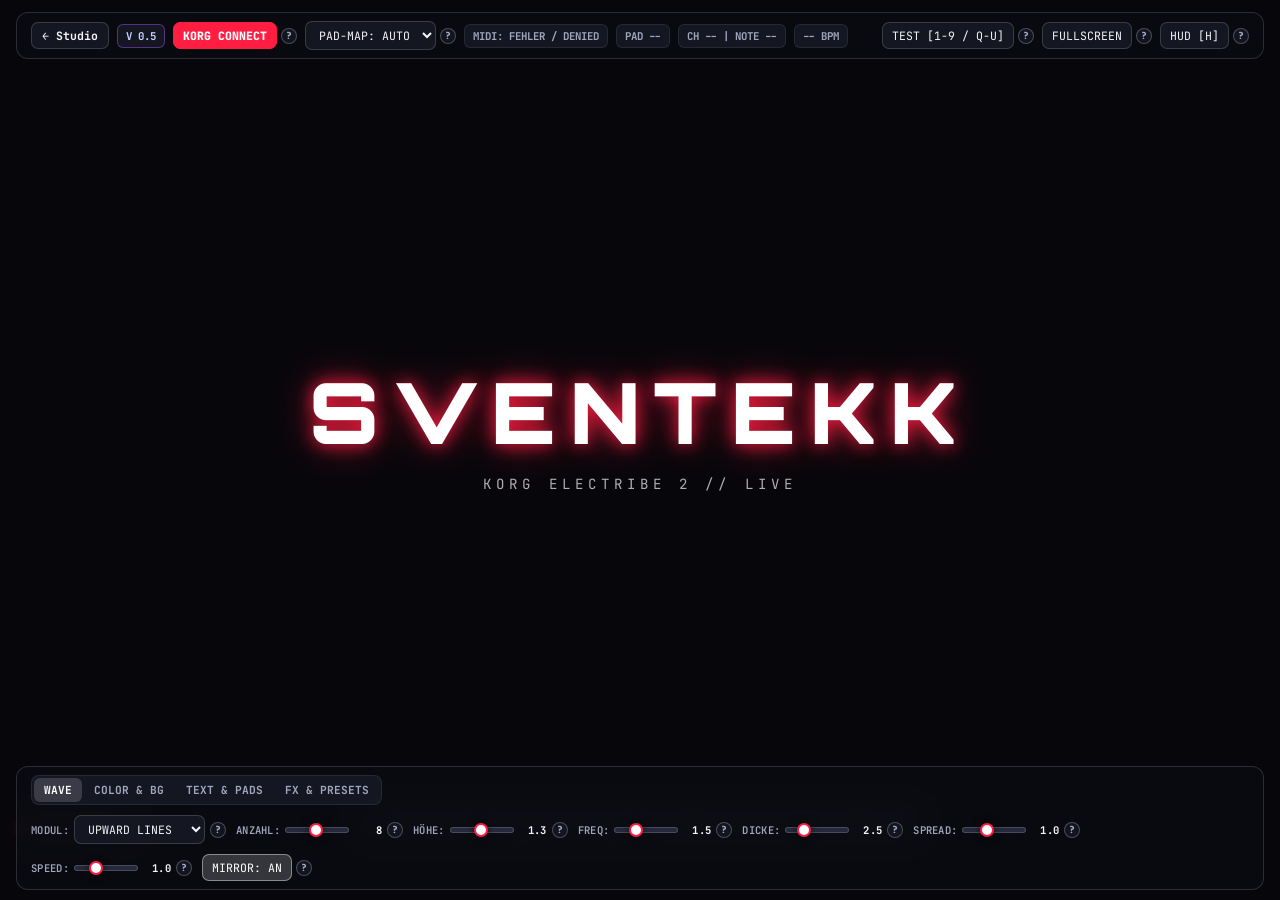
<file: korg-live.html>
<!DOCTYPE html>
<html lang="de">
<head>
  <meta charset="UTF-8" />
  <meta name="viewport" content="width=device-width, initial-scale=1.0" />
  <title>SVENTEKK // KORG ELECTRIBE 2 LIVE</title>
  <style>
    @import url('https://fonts.googleapis.com/css2?family=Orbitron:wght@700;900&family=JetBrains+Mono:wght@400;600;800&family=Black+Ops+One&family=Audiowide&display=swap');

    * {
      box-sizing: border-box;
      margin: 0;
      padding: 0;
      user-select: none;
    }

    :root {
      --accent: #ff1e42;
      --bg1: #07070b;
      --bg2: #190712;
      --bg-angle: 135deg;
      --bg-glow: 0.35;
      --panel: rgba(11, 12, 18, 0.88);
      --border: rgba(255, 255, 255, 0.14);
      --text: #f4f4f8;
      --muted: #a2a5bc;
      --control-bg: #141622;
      --track-bg: #26293b;
    }

    body {
      background: var(--bg1);
      color: var(--text);
      font-family: 'JetBrains Mono', monospace;
      overflow: hidden;
      width: 100vw;
      height: 100vh;
    }

    #bg-layer {
      position: fixed;
      inset: 0;
      z-index: 0;
      background: var(--bg1);
    }

    #stage {
      position: fixed;
      inset: 0;
      width: 100%;
      height: 100%;
      z-index: 1;
    }

    canvas#visualizer {
      position: fixed;
      inset: 0;
      width: 100%;
      height: 100%;
      display: block;
      z-index: 1;
    }

    #strobe-layer {
      position: fixed;
      inset: 0;
      pointer-events: none;
      opacity: 0;
      z-index: 2;
      mix-blend-mode: screen;
    }

    #center-overlay {
      position: fixed;
      inset: 0;
      display: flex;
      flex-direction: column;
      align-items: center;
      justify-content: center;
      pointer-events: none;
      z-index: 3;
      text-align: center;
      padding: 0 24px;
    }

    #artist-title {
      font-family: 'Orbitron', sans-serif;
      font-size: clamp(2.4rem, 6.6vw, 5.8rem);
      font-weight: 900;
      letter-spacing: 0.16em;
      text-transform: uppercase;
      color: #ffffff;
      text-shadow: 0 0 18px var(--accent), 0 0 42px color-mix(in srgb, var(--accent) 55%, transparent);
    }

    #sub-tag {
      margin-top: 10px;
      font-size: clamp(0.7rem, 1.2vw, 0.88rem);
      letter-spacing: 0.36em;
      color: rgba(255, 255, 255, 0.68);
      text-transform: uppercase;
    }

    #pad-callout {
      margin-top: 18px;
      padding: 6px 16px;
      border-radius: 999px;
      font-size: 0.82rem;
      font-weight: 800;
      letter-spacing: 0.14em;
      background: rgba(15, 17, 26, 0.78);
      border: 1px solid rgba(255, 255, 255, 0.18);
      color: #e2e8f0;
      opacity: 0;
      transform: translateY(6px) scale(0.95);
      transition: opacity 0.1s ease, transform 0.1s ease, border-color 0.1s ease, box-shadow 0.1s ease;
    }

    #pad-callout.active {
      opacity: 1;
      transform: translateY(0) scale(1);
    }

    #pad-callout.hidden-callout,
    body.hud-hidden #pad-callout {
      display: none !important;
    }

    #pad-grid {
      position: fixed;
      left: 50%;
      bottom: 62px;
      transform: translateX(-50%);
      z-index: 9;
      display: grid;
      grid-template-columns: repeat(16, 30px);
      gap: 4px;
      background: rgba(11, 12, 18, 0.92);
      border: 1px solid var(--border);
      padding: 5px 8px;
      border-radius: 9px;
      backdrop-filter: blur(12px);
    }

    #pad-grid.hidden-grid,
    body.hud-hidden #pad-grid {
      display: none;
    }

    .pad-cell {
      height: 22px;
      border-radius: 4px;
      background: #191c2b;
      border: 1px solid rgba(255, 255, 255, 0.16);
      display: flex;
      align-items: center;
      justify-content: center;
      font-size: 0.65rem;
      font-weight: 800;
      color: #c4c8e0;
      cursor: pointer;
      transition: transform 0.06s ease;
    }

    .pad-cell.triggered {
      transform: translateY(-2px) scale(1.06);
      border-color: #ffffff;
    }

    .pad-cell:active {
      transform: scale(0.92);
    }

    .pad-routing-list {
      display: flex;
      align-items: center;
      gap: 4px;
      flex-wrap: wrap;
      max-width: 100%;
    }

    .pad-route-card {
      display: flex;
      flex-direction: column;
      align-items: center;
      gap: 2px;
      padding: 3px 4px;
      border-radius: 6px;
      background: #11131d;
      border: 1px solid rgba(255, 255, 255, 0.1);
      min-width: 40px;
      transition: border-color 0.08s ease, box-shadow 0.08s ease;
    }

    .pad-route-card.triggered {
      border-color: #ffffff;
      box-shadow: 0 0 10px rgba(255, 255, 255, 0.45);
    }

    .pad-route-num {
      font-size: 0.6rem;
      font-weight: 800;
      color: #cbd5e1;
    }

    .pad-route-btns {
      display: flex;
      gap: 2px;
    }

    .mini-flag {
      padding: 1px 4px;
      font-size: 0.55rem;
      font-weight: 800;
      border-radius: 3px;
      border: 1px solid rgba(255, 255, 255, 0.14);
      background: #1a1d2d;
      color: #7c819c;
      cursor: pointer;
      line-height: 1.25;
    }

    .mini-flag.on-line {
      background: rgba(56, 189, 248, 0.24);
      border-color: #38bdf8;
      color: #7dd3fc;
    }

    .mini-flag.on-shake {
      background: rgba(255, 30, 66, 0.28);
      border-color: #ff1e42;
      color: #fda4af;
    }

    .mini-flag.on-rand {
      background: rgba(250, 204, 21, 0.24);
      border-color: #facc15;
      color: #fef08a;
    }

    .hud {
      position: fixed;
      left: 16px;
      right: 16px;
      z-index: 10;
      display: flex;
      flex-wrap: wrap;
      gap: 10px;
      align-items: center;
      justify-content: space-between;
      background: var(--panel);
      border: 1px solid var(--border);
      backdrop-filter: blur(14px);
      padding: 8px 14px;
      border-radius: 12px;
      transition: opacity 0.2s ease, transform 0.2s ease;
    }

    .hud-top { top: 12px; }
    .hud-bottom { bottom: 10px; }

    body.hud-hidden {
      cursor: none;
    }

    #korg-watermark {
      position: fixed;
      left: 18px;
      bottom: 64px;
      z-index: 4;
      pointer-events: none;
      user-select: none;
      font-family: 'Orbitron', sans-serif;
      font-size: 0.85rem;
      font-weight: 900;
      letter-spacing: 0.24em;
      color: rgba(255, 255, 255, 0.22);
      text-shadow: 0 0 12px color-mix(in srgb, var(--accent) 45%, transparent);
      transition: bottom 0.2s ease;
    }

    body.hud-hidden #korg-watermark {
      bottom: 14px;
    }

    body.hud-hidden .hud {
      opacity: 0;
      pointer-events: none;
      transform: translateY(-10px);
    }
    body.hud-hidden .hud-bottom {
      transform: translateY(10px);
    }

    .group {
      display: flex;
      align-items: center;
      gap: 8px;
      flex-wrap: wrap;
    }

    .tab-bar {
      display: flex;
      gap: 2px;
      background: var(--control-bg);
      padding: 2px;
      border-radius: 8px;
      border: 1px solid rgba(255, 255, 255, 0.08);
    }

    .tab-btn {
      background: transparent;
      border: none;
      padding: 5px 10px;
      border-radius: 6px;
      font-size: 0.7rem;
      font-weight: 700;
      color: var(--muted);
      cursor: pointer;
    }

    .tab-btn.active {
      background: rgba(255, 255, 255, 0.16);
      color: #fff;
    }

    .tab-panel {
      display: none;
      align-items: center;
      gap: 10px;
      flex-wrap: wrap;
    }

    .tab-panel.active {
      display: flex;
    }

    .status-pill {
      padding: 4px 8px;
      border-radius: 6px;
      font-size: 0.67rem;
      font-weight: 700;
      background: var(--control-bg);
      border: 1px solid rgba(255, 255, 255, 0.08);
      color: var(--muted);
    }

    .status-pill.connected {
      background: rgba(16, 185, 129, 0.16);
      border-color: rgba(16, 185, 129, 0.4);
      color: #34d399;
    }

    .status-pill.pad-hot {
      color: #ffffff;
      border-color: var(--accent);
      background: rgba(255, 255, 255, 0.14);
    }

    button, select, input[type="text"] {
      background: var(--control-bg);
      color: var(--text);
      border: 1px solid rgba(255, 255, 255, 0.16);
      padding: 5px 9px;
      border-radius: 7px;
      font-family: inherit;
      font-size: 0.72rem;
      cursor: pointer;
      outline: none;
    }

    select option {
      background: #12141e;
      color: #f4f4f8;
    }

    input[type="text"] { cursor: text; }
    button:hover, select:hover { border-color: rgba(255, 255, 255, 0.36); }

    button.active-toggle {
      background: rgba(255, 255, 255, 0.18);
      border-color: rgba(255, 255, 255, 0.42);
      color: #fff;
    }

    button.primary {
      background: var(--accent);
      border-color: var(--accent);
      color: #fff;
      font-weight: 800;
    }

    label {
      font-size: 0.66rem;
      color: var(--muted);
      display: flex;
      align-items: center;
      gap: 5px;
      font-weight: 600;
      letter-spacing: 0.03em;
    }

    label span.val {
      color: var(--text);
      min-width: 28px;
      text-align: right;
      font-variant-numeric: tabular-nums;
      font-weight: 700;
    }

    input[type="range"] {
      -webkit-appearance: none;
      appearance: none;
      width: 64px;
      height: 6px;
      border-radius: 999px;
      background: var(--track-bg);
      border: 1px solid rgba(255, 255, 255, 0.16);
      cursor: pointer;
      outline: none;
    }

    input[type="range"]::-webkit-slider-thumb {
      -webkit-appearance: none;
      appearance: none;
      width: 14px;
      height: 14px;
      border-radius: 50%;
      background: #ffffff;
      border: 2px solid var(--accent);
      box-shadow: 0 0 8px rgba(0, 0, 0, 0.7);
      cursor: pointer;
    }

    input[type="range"]::-moz-range-track {
      height: 6px;
      border-radius: 999px;
      background: var(--track-bg);
      border: 1px solid rgba(255, 255, 255, 0.16);
    }

    input[type="range"]::-moz-range-thumb {
      width: 14px;
      height: 14px;
      border-radius: 50%;
      background: #ffffff;
      border: 2px solid var(--accent);
      box-shadow: 0 0 8px rgba(0, 0, 0, 0.7);
      cursor: pointer;
    }

    .swatches {
      display: flex;
      align-items: center;
      gap: 4px;
    }

    .swatch {
      width: 14px;
      height: 14px;
      border-radius: 50%;
      border: 1px solid rgba(255, 255, 255, 0.4);
      cursor: pointer;
    }
    .swatch:hover { transform: scale(1.15); }

    input[type="color"] {
      width: 22px;
      height: 22px;
      border: 1px solid rgba(255, 255, 255, 0.2);
      border-radius: 5px;
      background: var(--control-bg);
      padding: 1px;
      cursor: pointer;
    }

    a.back-btn {
      color: var(--text);
      text-decoration: none;
      font-size: 0.72rem;
      font-weight: 700;
      padding: 5px 10px;
      border-radius: 7px;
      background: var(--control-bg);
      border: 1px solid rgba(255, 255, 255, 0.16);
    }
    a.back-btn:hover { border-color: rgba(255, 255, 255, 0.36); }

    .korg-help-wrap {
      display: inline-flex;
      align-items: center;
      gap: 4px;
    }

    .korg-help-btn {
      display: inline-flex;
      align-items: center;
      justify-content: center;
      width: 16px;
      height: 16px;
      min-width: 16px;
      padding: 0;
      border-radius: 50%;
      border: 1px solid rgba(255, 255, 255, 0.24);
      background: rgba(20, 22, 34, 0.9);
      color: var(--muted);
      font-size: 0.62rem;
      font-weight: 800;
      line-height: 1;
      cursor: pointer;
    }

    .korg-help-btn:hover,
    .korg-help-btn.active {
      border-color: var(--accent);
      color: #ffffff;
      background: color-mix(in srgb, var(--accent) 26%, #141622);
    }

    .korg-help-bar {
      display: none;
      width: 100%;
      align-items: center;
      justify-content: space-between;
      gap: 10px;
      background: rgba(16, 18, 28, 0.96);
      border: 1px solid color-mix(in srgb, var(--accent) 55%, rgba(255, 255, 255, 0.16));
      border-radius: 8px;
      padding: 6px 10px;
      font-size: 0.72rem;
      color: #e6e8f4;
      line-height: 1.35;
    }

    .korg-help-bar.open {
      display: flex;
    }

    .korg-help-close {
      background: transparent;
      border: 1px solid rgba(255, 255, 255, 0.16);
      color: var(--muted);
      padding: 1px 6px;
      border-radius: 5px;
      font-size: 0.8rem;
      line-height: 1.2;
      cursor: pointer;
      flex: 0 0 auto;
    }
  </style>
</head>
<body>

  <div id="bg-layer"></div>

  <div id="stage">
    <canvas id="visualizer"></canvas>
    <div id="strobe-layer"></div>

    <div id="center-overlay">
      <div id="artist-title">SVENTEKK</div>
      <div id="sub-tag">KORG ELECTRIBE 2 // LIVE</div>
      <div id="pad-callout">PAD 01 · LINES + SHAKE</div>
    </div>
    <div id="korg-watermark" aria-hidden="true">SVENTEKK</div>
  </div>

  <!-- 16-Pad Streifen -->
  <div id="pad-grid"></div>

  <!-- Top Bar -->
  <div class="hud hud-top">
    <div class="group">
      <a href="index.html" class="back-btn">← Studio</a>
      <span class="status-pill" style="color:#c7d2fe; border-color:rgba(168,85,247,0.45);">V 0.5</span>
      <button id="btn-midi" class="primary">KORG CONNECT</button>
      <select id="select-padmap" title="Wie Korg-Pads erkannt werden">
        <option value="auto">PAD-MAP: AUTO</option>
        <option value="channel">CHANNEL 1-16</option>
        <option value="note">NOTE-SCALE</option>
      </select>
      <span id="midi-status" class="status-pill">MIDI: OFF</span>
      <span id="pad-indicator" class="status-pill">PAD --</span>
      <span id="midi-debug" class="status-pill">CH -- | NOTE --</span>
      <span id="bpm-display" class="status-pill">-- BPM</span>
    </div>

    <div class="group">
      <button id="btn-test-pad">TEST [1-9 / Q-U]</button>
      <button id="btn-fullscreen">FULLSCREEN</button>
      <button id="btn-hide-hud">HUD [H]</button>
    </div>
  </div>

  <!-- Bottom Bar -->
  <div class="hud hud-bottom">
    <div id="korg-help-bar" class="korg-help-bar" role="status">
      <span id="korg-help-text"></span>
      <button type="button" class="korg-help-close" id="btn-korg-help-close" aria-label="Hilfe schließen">&times;</button>
    </div>
    <div class="tab-bar">
      <button class="tab-btn active" data-tab="wave">WAVE</button>
      <button class="tab-btn" data-tab="color">COLOR & BG</button>
      <button class="tab-btn" data-tab="text">TEXT & PADS</button>
      <button class="tab-btn" data-tab="fx">FX & PRESETS</button>
    </div>

    <!-- Tab 1: Wave-Module & Parameter -->
    <div class="tab-panel active" id="panel-wave">
      <label>MODUL:
        <select id="select-shape">
          <option value="upward-lines">UPWARD LINES</option>
          <option value="ribbon">CLEAN RIBBON</option>
          <option value="dual-wave">DUAL SINE</option>
          <option value="harmonic">HARMONIC WAVE</option>
          <option value="pulse-arc">PULSE ARC</option>
          <option value="matrix-bars">MATRIX BARS</option>
          <option value="zaag">ZAAG STEP</option>
        </select>
      </label>

      <label>ANZAHL:
        <input type="range" id="range-count" min="1" max="16" step="1" value="8" />
        <span class="val" id="val-count">8</span>
      </label>

      <label>HÖHE:
        <input type="range" id="range-height" min="0.2" max="2.5" step="0.1" value="1.3" />
        <span class="val" id="val-height">1.3</span>
      </label>

      <label>FREQ:
        <input type="range" id="range-freq" min="0.5" max="4.0" step="0.1" value="1.5" />
        <span class="val" id="val-freq">1.5</span>
      </label>

      <label>DICKE:
        <input type="range" id="range-width" min="1" max="8" step="0.5" value="2.5" />
        <span class="val" id="val-width">2.5</span>
      </label>

      <label>SPREAD:
        <input type="range" id="range-spread" min="0.2" max="2.5" step="0.1" value="1.0" />
        <span class="val" id="val-spread">1.0</span>
      </label>

      <label>SPEED:
        <input type="range" id="range-speed" min="0.2" max="3.0" step="0.1" value="1.0" />
        <span class="val" id="val-speed">1.0</span>
      </label>

      <button id="btn-mirror" class="active-toggle">MIRROR: AN</button>
    </div>

    <!-- Tab 2: Color & Background -->
    <div class="tab-panel" id="panel-color">
      <label>WAVE-FARBE:
        <select id="select-colormode">
          <option value="single">SINGLE</option>
          <option value="pad-mix">16-PAD MIX</option>
          <option value="duo">DUO (1 + 2)</option>
          <option value="spectrum">SPECTRUM</option>
        </select>
      </label>

      <label>FARBE 1:
        <div class="swatches">
          <div class="swatch" style="background:#ff1e42;" data-color="#ff1e42"></div>
          <div class="swatch" style="background:#00f5d4;" data-color="#00f5d4"></div>
          <div class="swatch" style="background:#39ff14;" data-color="#39ff14"></div>
          <div class="swatch" style="background:#ff2a85;" data-color="#ff2a85"></div>
          <div class="swatch" style="background:#a855f7;" data-color="#a855f7"></div>
          <div class="swatch" style="background:#facc15;" data-color="#facc15"></div>
        </div>
        <input type="color" id="input-color" value="#ff1e42" />
      </label>

      <label>FARBE 2:
        <input type="color" id="input-color2" value="#00f5d4" />
      </label>

      <label>BG-MODUS:
        <select id="select-bgmode">
          <option value="solid">NORMAL (SOLID)</option>
          <option value="gradient">VERLAUF (GRADIENT)</option>
          <option value="neon">NEON GLOW</option>
          <option value="pulse">KICK-NEON PULSE</option>
        </select>
      </label>

      <label>BG 1:
        <input type="color" id="input-bg" value="#07070b" />
      </label>

      <label>BG 2:
        <input type="color" id="input-bg2" value="#1c0714" />
      </label>

      <label>WINKEL:
        <input type="range" id="range-bgangle" min="0" max="360" step="5" value="135" />
        <span class="val" id="val-bgangle">135°</span>
      </label>

      <label>BG-GLOW:
        <input type="range" id="range-bgglow" min="0" max="1" step="0.05" value="0.4" />
        <span class="val" id="val-bgglow">0.40</span>
      </label>

      <label>TRAIL:
        <input type="range" id="range-trail" min="0.1" max="0.85" step="0.02" value="0.34" />
        <span class="val" id="val-trail">0.34</span>
      </label>

      <label>BASIS Y:
        <input type="range" id="range-basey" min="0.3" max="1.0" step="0.01" value="1.00" />
        <span class="val" id="val-basey">1.00</span>
      </label>
    </div>

    <!-- Tab 3: Text & Pro-Pad Routing -->
    <div class="tab-panel" id="panel-text">
      <label>NAME:
        <input type="text" id="input-name" value="SVENTEKK" maxlength="20" style="width:95px;" />
      </label>
      <label>SUB:
        <input type="text" id="input-sub" value="KORG ELECTRIBE 2 // LIVE" maxlength="36" style="width:145px;" />
      </label>
      <label>FONT:
        <select id="select-font">
          <option value="'Orbitron', sans-serif">ORBITRON</option>
          <option value="'Black Ops One', cursive">STENCIL</option>
          <option value="'Audiowide', cursive">AUDIOWIDE</option>
          <option value="'JetBrains Mono', monospace">MONO</option>
        </select>
      </label>

      <div class="pad-routing-list" id="pad-routing-list" title="L = Linien bewegen, S = Shake, R = Zufällige Position"></div>

      <button id="btn-preset-kickshake" title="Shake nur auf Pad 1, Linien auf allen Pads">PAD 1 SHAKE</button>
      <button id="btn-all-rand" title="Zufällige Linie/Zone bei Auslösung ein/aus">RND POS: AUS</button>
      <button id="btn-callout-toggle" class="active-toggle">PAD-POPUP: AN</button>
      <button id="btn-pads-toggle" class="active-toggle">16-PADS</button>
    </div>

    <!-- Tab 4: FX & Presets -->
    <div class="tab-panel" id="panel-fx">
      <button id="btn-audio">AUDIO IN</button>
      <label>GAIN:
        <input type="range" id="range-audiogain" min="0.3" max="3.0" step="0.1" value="1.0" />
        <span class="val" id="val-audiogain">1.0</span>
      </label>
      <button id="btn-strobe">STROBE: AUS</button>
      <button id="btn-shake-master" class="active-toggle">SHAKE MASTER: AN</button>
      <button id="btn-wakelock" title="Bildschirm wach halten">WAKE LOCK: AUS</button>
      <select id="select-theme">
        <option value="">THEME...</option>
        <option value="hardtekk">HARDTEKK RED</option>
        <option value="cyber">CYBER TEAL</option>
        <option value="toxic">UPTEMPO TOXIC</option>
        <option value="purple">DARK PURPLE</option>
      </select>
      <select id="select-preset">
        <option value="">PRESET...</option>
        <option value="slot1">SLOT 1</option>
        <option value="slot2">SLOT 2</option>
        <option value="slot3">SLOT 3</option>
      </select>
      <button id="btn-save-preset">SAVE</button>
    </div>
  </div>

  <script>
    const bgLayer = document.getElementById('bg-layer');
    const stage = document.getElementById('stage');
    const canvas = document.getElementById('visualizer');
    const ctx = canvas.getContext('2d', { alpha: true });
    const strobeLayer = document.getElementById('strobe-layer');
    const padGrid = document.getElementById('pad-grid');
    const padRoutingList = document.getElementById('pad-routing-list');

    const artistTitle = document.getElementById('artist-title');
    const subTag = document.getElementById('sub-tag');
    const padCallout = document.getElementById('pad-callout');
    const midiStatus = document.getElementById('midi-status');
    const padIndicator = document.getElementById('pad-indicator');
    const midiDebug = document.getElementById('midi-debug');
    const bpmDisplay = document.getElementById('bpm-display');

    const inputName = document.getElementById('input-name');
    const inputSub = document.getElementById('input-sub');
    const selectFont = document.getElementById('select-font');
    const selectShape = document.getElementById('select-shape');
    const selectColorMode = document.getElementById('select-colormode');
    const selectBgMode = document.getElementById('select-bgmode');
    const selectPadMap = document.getElementById('select-padmap');

    const rangeCount = document.getElementById('range-count');
    const rangeHeight = document.getElementById('range-height');
    const rangeFreq = document.getElementById('range-freq');
    const rangeWidth = document.getElementById('range-width');
    const rangeSpread = document.getElementById('range-spread');
    const rangeSpeed = document.getElementById('range-speed');
    const rangeBgAngle = document.getElementById('range-bgangle');
    const rangeBgGlow = document.getElementById('range-bgglow');
    const rangeTrail = document.getElementById('range-trail');
    const rangeBaseY = document.getElementById('range-basey');
    const rangeAudioGain = document.getElementById('range-audiogain');

    const valCount = document.getElementById('val-count');
    const valHeight = document.getElementById('val-height');
    const valFreq = document.getElementById('val-freq');
    const valWidth = document.getElementById('val-width');
    const valSpread = document.getElementById('val-spread');
    const valSpeed = document.getElementById('val-speed');
    const valBgAngle = document.getElementById('val-bgangle');
    const valBgGlow = document.getElementById('val-bgglow');
    const valTrail = document.getElementById('val-trail');
    const valBaseY = document.getElementById('val-basey');
    const valAudioGain = document.getElementById('val-audiogain');

    const inputColor = document.getElementById('input-color');
    const inputColor2 = document.getElementById('input-color2');
    const inputBg = document.getElementById('input-bg');
    const inputBg2 = document.getElementById('input-bg2');
    const selectPreset = document.getElementById('select-preset');

    const NEON_PALETTE = [
      '#ff1e42', '#00f5d4', '#39ff14', '#ff2a85',
      '#a855f7', '#facc15', '#38bdf8', '#fb923c'
    ];

    function hexToRgb(hex) {
      const clean = (hex || '#07070b').replace('#', '');
      const num = parseInt(clean.padEnd(6, '0').slice(0, 6), 16);
      return {
        r: (num >> 16) & 255,
        g: (num >> 8) & 255,
        b: num & 255
      };
    }

    let primaryColor = inputColor.value;
    let secondaryColor = inputColor2.value;
    let bgColor = inputBg.value;
    let bgColor2 = inputBg2.value;
    let rgb1 = hexToRgb(primaryColor);
    let rgb2 = hexToRgb(secondaryColor);
    let bgRgb1 = hexToRgb(bgColor);
    let bgRgb2 = hexToRgb(bgColor2);

    let colorMode = selectColorMode.value;
    let bgMode = selectBgMode.value;
    let padMapMode = selectPadMap.value;
    let bgAngle = parseInt(rangeBgAngle.value, 10);
    let bgGlow = parseFloat(rangeBgGlow.value);

    let waveCount = parseInt(rangeCount.value, 10);
    let waveHeight = parseFloat(rangeHeight.value);
    let freqScale = parseFloat(rangeFreq.value);
    let lineThickness = parseFloat(rangeWidth.value);
    let spreadScale = parseFloat(rangeSpread.value);
    let waveSpeed = parseFloat(rangeSpeed.value);
    let trailAlpha = parseFloat(rangeTrail.value);
    let baseLineRatio = parseFloat(rangeBaseY.value);
    let audioGain = parseFloat(rangeAudioGain.value);
    let waveShape = selectShape.value;

    let mirrorEnabled = true;
    let strobeEnabled = false;
    let shakeMasterEnabled = true;
    let calloutEnabled = true;
    let time = 0;
    let shakeImpulse = 0;
    let calloutTimer = null;

    let analyser = null;
    let audioData = null;
    let audioStream = null;
    let audioCtx = null;
    let audioSource = null;
    let audioEnabled = false;
    let audioBusy = false;
    let midiAccessInstance = null;

    const channelLastNote = new Map();
    const noteToPadSlot = new Map();
    let nextAutoSlot = 0;

    const NUM_PADS = 16;
    const pads = Array.from({ length: NUM_PADS }, (_, i) => {
      const col = NEON_PALETTE[i % NEON_PALETTE.length];
      const homeX = (i + 0.5) / NUM_PADS;
      return {
        id: i + 1,
        energy: 0,
        hitFlash: 0,
        linesOn: true,
        shakeOn: i === 0,
        randPosOn: false,
        homeX,
        centerX: homeX,
        randSpotX: homeX,
        phase: i * 0.55,
        freq: 2.0 + (i % 6) * 0.75,
        color: col,
        rgb: hexToRgb(col),
        el: null,
        cardEl: null,
        lineBtn: null,
        shakeBtn: null,
        randBtn: null
      };
    });

    function syncPadRoutingUI() {
      pads.forEach((pad) => {
        if (pad.lineBtn) {
          pad.lineBtn.classList.toggle('on-line', pad.linesOn);
          pad.lineBtn.title = `Pad ${pad.id}: Linien ${pad.linesOn ? 'AN' : 'AUS'}`;
        }
        if (pad.shakeBtn) {
          pad.shakeBtn.classList.toggle('on-shake', pad.shakeOn);
          pad.shakeBtn.title = `Pad ${pad.id}: Shake ${pad.shakeOn ? 'AN' : 'AUS'}`;
        }
        if (pad.randBtn) {
          pad.randBtn.classList.toggle('on-rand', pad.randPosOn);
          pad.randBtn.title = `Pad ${pad.id}: ${pad.randPosOn ? 'Zufällige Position (RND)' : 'Fester Bereich / Rechte Seite'}`;
        }
      });

      const btnAllRand = document.getElementById('btn-all-rand');
      const anyRand = pads.some((p) => p.randPosOn);
      btnAllRand.textContent = `RND POS: ${anyRand ? 'AN' : 'AUS'}`;
      btnAllRand.classList.toggle('active-toggle', anyRand);
    }

    pads.forEach((pad) => {
      const cell = document.createElement('div');
      cell.className = 'pad-cell';
      cell.textContent = pad.id;
      cell.title = `Pad ${pad.id}`;
      cell.addEventListener('pointerdown', () => triggerPad(pad.id - 1, 127, 36 + pad.id));
      padGrid.appendChild(cell);
      pad.el = cell;

      const card = document.createElement('div');
      card.className = 'pad-route-card';

      const num = document.createElement('span');
      num.className = 'pad-route-num';
      num.textContent = `P${pad.id}`;

      const btns = document.createElement('div');
      btns.className = 'pad-route-btns';

      const lBtn = document.createElement('button');
      lBtn.type = 'button';
      lBtn.className = 'mini-flag';
      lBtn.textContent = 'L';
      lBtn.addEventListener('click', (e) => {
        e.stopPropagation();
        pad.linesOn = !pad.linesOn;
        syncPadRoutingUI();
      });

      const sBtn = document.createElement('button');
      sBtn.type = 'button';
      sBtn.className = 'mini-flag';
      sBtn.textContent = 'S';
      sBtn.addEventListener('click', (e) => {
        e.stopPropagation();
        pad.shakeOn = !pad.shakeOn;
        syncPadRoutingUI();
      });

      const rBtn = document.createElement('button');
      rBtn.type = 'button';
      rBtn.className = 'mini-flag';
      rBtn.textContent = 'R';
      rBtn.addEventListener('click', (e) => {
        e.stopPropagation();
        pad.randPosOn = !pad.randPosOn;
        if (!pad.randPosOn) {
          pad.centerX = pad.homeX;
          pad.randSpotX = pad.homeX;
        }
        syncPadRoutingUI();
      });

      btns.appendChild(lBtn);
      btns.appendChild(sBtn);
      btns.appendChild(rBtn);
      card.appendChild(num);
      card.appendChild(btns);
      padRoutingList.appendChild(card);

      pad.cardEl = card;
      pad.lineBtn = lBtn;
      pad.shakeBtn = sBtn;
      pad.randBtn = rBtn;
    });
    syncPadRoutingUI();

    document.getElementById('btn-preset-kickshake').addEventListener('click', () => {
      pads.forEach((p, idx) => {
        p.linesOn = true;
        p.shakeOn = idx === 0;
      });
      syncPadRoutingUI();
    });

    document.getElementById('btn-all-rand').addEventListener('click', () => {
      const target = !pads.every((p) => p.randPosOn);
      pads.forEach((p) => {
        p.randPosOn = target;
        if (!target) {
          p.centerX = p.homeX;
          p.randSpotX = p.homeX;
        }
      });
      syncPadRoutingUI();
    });

    document.querySelectorAll('.tab-btn').forEach((btn) => {
      btn.addEventListener('click', () => {
        document.querySelectorAll('.tab-btn').forEach((b) => b.classList.remove('active'));
        document.querySelectorAll('.tab-panel').forEach((p) => p.classList.remove('active'));
        btn.classList.add('active');
        document.getElementById(`panel-${btn.dataset.tab}`).classList.add('active');
      });
    });

    let clockTicks = [];
    let viewW = window.innerWidth;
    let viewH = window.innerHeight;

    function resize() {
      viewW = window.innerWidth;
      viewH = window.innerHeight;
      const dpr = Math.min(window.devicePixelRatio || 1, 1.5);
      canvas.width = Math.floor(viewW * dpr);
      canvas.height = Math.floor(viewH * dpr);
      ctx.setTransform(dpr, 0, 0, dpr, 0, 0);
      ctx.lineCap = 'round';
      ctx.lineJoin = 'round';
    }
    window.addEventListener('resize', resize);
    resize();

    function applyBackgroundStyle(pulseBoost = 0) {
      const glowAlpha = Math.min(0.85, bgGlow + pulseBoost);
      if (bgMode === 'solid') {
        bgLayer.style.background = bgColor;
      } else if (bgMode === 'gradient') {
        bgLayer.style.background = `linear-gradient(${bgAngle}deg, ${bgColor} 0%, ${bgColor2} 100%)`;
      } else if (bgMode === 'neon') {
        bgLayer.style.background =
          `radial-gradient(circle at 50% 52%, rgba(${rgb1.r}, ${rgb1.g}, ${rgb1.b}, ${glowAlpha.toFixed(2)}) 0%, rgba(${bgRgb2.r}, ${bgRgb2.g}, ${bgRgb2.b}, 0.88) 52%, ${bgColor} 100%)`;
      } else if (bgMode === 'pulse') {
        const dynamicAng = (bgAngle + Math.sin(time * 0.8) * 35) % 360;
        bgLayer.style.background =
          `radial-gradient(circle at 50% 50%, rgba(${rgb1.r}, ${rgb1.g}, ${rgb1.b}, ${Math.min(0.9, glowAlpha * 1.15).toFixed(2)}) 0%, transparent 62%), linear-gradient(${dynamicAng}deg, ${bgColor}, ${bgColor2})`;
      }
    }

    function setBgColor1(hex) {
      bgColor = hex;
      bgRgb1 = hexToRgb(hex);
      inputBg.value = hex;
      applyBackgroundStyle();
    }

    function setBgColor2(hex) {
      bgColor2 = hex;
      bgRgb2 = hexToRgb(hex);
      inputBg2.value = hex;
      applyBackgroundStyle();
    }

    function setNeonColor(hex) {
      primaryColor = hex;
      rgb1 = hexToRgb(hex);
      inputColor.value = hex;
      document.documentElement.style.setProperty('--accent', hex);
      applyBackgroundStyle();
    }

    function setSecondColor(hex) {
      secondaryColor = hex;
      rgb2 = hexToRgb(hex);
      inputColor2.value = hex;
    }

    function getColorForIndex(index, padObj = null) {
      if (colorMode === 'pad-mix') {
        const p = padObj || pads[index % NUM_PADS];
        return { hex: p.color, rgb: p.rgb };
      }
      if (colorMode === 'duo') {
        const useSecond = index % 2 === 1;
        return {
          hex: useSecond ? secondaryColor : primaryColor,
          rgb: useSecond ? rgb2 : rgb1
        };
      }
      if (colorMode === 'spectrum') {
        const hue = Math.round((time * 32 + index * (360 / Math.max(1, waveCount))) % 360);
        return { hex: `hsl(${hue}, 95%, 60%)`, hsl: `hsla(${hue}, 95%, 60%, ` };
      }
      return { hex: primaryColor, rgb: rgb1 };
    }

    function rgbaStr(cObj, alpha) {
      const a = Math.max(0.06, Math.min(1, alpha)).toFixed(2);
      if (cObj.hsl) return `${cObj.hsl}${a})`;
      return `rgba(${cObj.rgb.r}, ${cObj.rgb.g}, ${cObj.rgb.b}, ${a})`;
    }

    function showTriggeredPadFeedback(pad) {
      const colObj = getColorForIndex(pad.id - 1, pad);
      const colHex = colObj.hex || primaryColor;
      const padNumStr = String(pad.id).padStart(2, '0');
      const modes = [];
      if (pad.linesOn) modes.push(pad.randPosOn ? 'LINES·RND' : 'LINES·ZONE');
      if (pad.shakeOn && shakeMasterEnabled) modes.push('SHAKE');
      const modeText = modes.length ? modes.join(' + ') : 'MUTED';

      padIndicator.textContent = `PAD ${padNumStr}`;
      padIndicator.classList.add('pad-hot');
      padIndicator.style.borderColor = colHex;
      padIndicator.style.boxShadow = `0 0 10px ${colHex}`;

      if (calloutEnabled) {
        padCallout.textContent = `PAD ${padNumStr} · ${modeText}`;
        padCallout.style.borderColor = colHex;
        padCallout.style.boxShadow = `0 0 18px ${colHex}`;
        padCallout.classList.add('active');
      }

      if (calloutTimer) clearTimeout(calloutTimer);
      calloutTimer = setTimeout(() => {
        padCallout.classList.remove('active');
        padIndicator.classList.remove('pad-hot');
        padIndicator.style.borderColor = '';
        padIndicator.style.boxShadow = '';
      }, 420);
    }

    inputName.addEventListener('input', (e) => { artistTitle.textContent = e.target.value || ' '; });
    selectFont.addEventListener('change', (e) => { artistTitle.style.fontFamily = e.target.value; });
    selectShape.addEventListener('change', (e) => { waveShape = e.target.value; });
    selectColorMode.addEventListener('change', (e) => { colorMode = e.target.value; });
    selectPadMap.addEventListener('change', (e) => { padMapMode = e.target.value; });

    selectBgMode.addEventListener('change', (e) => {
      bgMode = e.target.value;
      applyBackgroundStyle();
    });

    rangeBgAngle.addEventListener('input', (e) => {
      bgAngle = parseInt(e.target.value, 10);
      valBgAngle.textContent = `${bgAngle}°`;
      applyBackgroundStyle();
    });

    rangeBgGlow.addEventListener('input', (e) => {
      bgGlow = parseFloat(e.target.value);
      valBgGlow.textContent = bgGlow.toFixed(2);
      applyBackgroundStyle();
    });

    rangeCount.addEventListener('input', (e) => {
      waveCount = parseInt(e.target.value, 10);
      valCount.textContent = waveCount;
    });
    rangeHeight.addEventListener('input', (e) => {
      waveHeight = parseFloat(e.target.value);
      valHeight.textContent = waveHeight.toFixed(1);
    });
    rangeFreq.addEventListener('input', (e) => {
      freqScale = parseFloat(e.target.value);
      valFreq.textContent = freqScale.toFixed(1);
    });
    rangeWidth.addEventListener('input', (e) => {
      lineThickness = parseFloat(e.target.value);
      valWidth.textContent = lineThickness.toFixed(1);
    });
    rangeSpread.addEventListener('input', (e) => {
      spreadScale = parseFloat(e.target.value);
      valSpread.textContent = spreadScale.toFixed(1);
    });
    rangeSpeed.addEventListener('input', (e) => {
      waveSpeed = parseFloat(e.target.value);
      valSpeed.textContent = waveSpeed.toFixed(1);
    });
    rangeTrail.addEventListener('input', (e) => {
      trailAlpha = parseFloat(e.target.value);
      valTrail.textContent = trailAlpha.toFixed(2);
    });
    rangeBaseY.addEventListener('input', (e) => {
      baseLineRatio = parseFloat(e.target.value);
      valBaseY.textContent = baseLineRatio.toFixed(2);
    });

    inputBg.addEventListener('input', (e) => setBgColor1(e.target.value));
    inputBg2.addEventListener('input', (e) => setBgColor2(e.target.value));
    inputColor.addEventListener('input', (e) => setNeonColor(e.target.value));
    inputColor2.addEventListener('input', (e) => setSecondColor(e.target.value));

    document.querySelectorAll('.swatch').forEach((sw) => {
      sw.addEventListener('click', () => setNeonColor(sw.dataset.color));
    });

    const btnMirror = document.getElementById('btn-mirror');
    btnMirror.addEventListener('click', () => {
      mirrorEnabled = !mirrorEnabled;
      btnMirror.textContent = `MIRROR: ${mirrorEnabled ? 'AN' : 'AUS'}`;
      btnMirror.classList.toggle('active-toggle', mirrorEnabled);
    });

    const btnStrobe = document.getElementById('btn-strobe');
    btnStrobe.addEventListener('click', () => {
      strobeEnabled = !strobeEnabled;
      btnStrobe.textContent = `STROBE: ${strobeEnabled ? 'AN' : 'AUS'}`;
      btnStrobe.classList.toggle('active-toggle', strobeEnabled);
    });

    const btnShakeMaster = document.getElementById('btn-shake-master');
    btnShakeMaster.addEventListener('click', () => {
      shakeMasterEnabled = !shakeMasterEnabled;
      btnShakeMaster.textContent = `SHAKE MASTER: ${shakeMasterEnabled ? 'AN' : 'AUS'}`;
      btnShakeMaster.classList.toggle('active-toggle', shakeMasterEnabled);
    });

    const btnCalloutToggle = document.getElementById('btn-callout-toggle');
    btnCalloutToggle.addEventListener('click', () => {
      calloutEnabled = !calloutEnabled;
      padCallout.classList.toggle('hidden-callout', !calloutEnabled);
      if (!calloutEnabled) padCallout.classList.remove('active');
      btnCalloutToggle.textContent = `PAD-POPUP: ${calloutEnabled ? 'AN' : 'AUS'}`;
      btnCalloutToggle.classList.toggle('active-toggle', calloutEnabled);
    });

    const btnPadsToggle = document.getElementById('btn-pads-toggle');
    btnPadsToggle.addEventListener('click', () => {
      const hidden = padGrid.classList.toggle('hidden-grid');
      btnPadsToggle.classList.toggle('active-toggle', !hidden);
    });

    document.getElementById('btn-hide-hud').addEventListener('click', () => {
      document.body.classList.toggle('hud-hidden');
    });

    document.getElementById('btn-fullscreen').addEventListener('click', () => {
      if (!document.fullscreenElement) document.documentElement.requestFullscreen();
      else document.exitFullscreen();
    });

    function getCurrentConfig() {
      return {
        name: inputName.value,
        sub: subTag.textContent,
        font: selectFont.value,
        shape: waveShape,
        colorMode,
        bgMode,
        bgAngle,
        bgGlow,
        count: waveCount,
        height: waveHeight,
        freq: freqScale,
        width: lineThickness,
        spread: spreadScale,
        speed: waveSpeed,
        trail: trailAlpha,
        baseY: baseLineRatio,
        audioGain,
        mirrorEnabled,
        calloutEnabled,
        bgColor,
        bgColor2,
        color: primaryColor,
        color2: secondaryColor,
        strobeEnabled,
        shakeMasterEnabled,
        padRouting: pads.map((p) => ({
          linesOn: p.linesOn,
          shakeOn: p.shakeOn,
          randPosOn: p.randPosOn
        }))
      };
    }

    function applyConfig(cfg) {
      if (!cfg) return;
      inputName.value = cfg.name ?? 'SVENTEKK';
      artistTitle.textContent = inputName.value || ' ';
      const subVal = cfg.sub ?? 'KORG ELECTRIBE 2 // LIVE';
      if (inputSub) inputSub.value = subVal;
      subTag.textContent = subVal;
      selectFont.value = cfg.font ?? "'Orbitron', sans-serif";
      artistTitle.style.fontFamily = selectFont.value;
      selectShape.value = cfg.shape ?? 'upward-lines';
      waveShape = selectShape.value;
      colorMode = cfg.colorMode ?? 'single';
      selectColorMode.value = colorMode;

      bgMode = cfg.bgMode ?? 'solid';
      selectBgMode.value = bgMode;
      bgAngle = cfg.bgAngle ?? 135;
      rangeBgAngle.value = bgAngle;
      valBgAngle.textContent = `${bgAngle}°`;
      bgGlow = cfg.bgGlow ?? 0.4;
      rangeBgGlow.value = bgGlow;
      valBgGlow.textContent = bgGlow.toFixed(2);

      waveCount = cfg.count ?? 8;
      rangeCount.value = waveCount;
      valCount.textContent = waveCount;

      waveHeight = cfg.height ?? 1.3;
      rangeHeight.value = waveHeight;
      valHeight.textContent = waveHeight.toFixed(1);

      freqScale = cfg.freq ?? 1.5;
      rangeFreq.value = freqScale;
      valFreq.textContent = freqScale.toFixed(1);

      lineThickness = cfg.width ?? 2.5;
      rangeWidth.value = lineThickness;
      valWidth.textContent = lineThickness.toFixed(1);

      spreadScale = cfg.spread ?? 1.0;
      rangeSpread.value = spreadScale;
      valSpread.textContent = spreadScale.toFixed(1);

      waveSpeed = cfg.speed ?? 1.0;
      rangeSpeed.value = waveSpeed;
      valSpeed.textContent = waveSpeed.toFixed(1);

      trailAlpha = cfg.trail ?? 0.34;
      rangeTrail.value = trailAlpha;
      valTrail.textContent = trailAlpha.toFixed(2);

      baseLineRatio = cfg.baseY ?? 1.0;
      rangeBaseY.value = baseLineRatio;
      valBaseY.textContent = baseLineRatio.toFixed(2);

      audioGain = cfg.audioGain ?? 1.0;
      rangeAudioGain.value = audioGain;
      valAudioGain.textContent = audioGain.toFixed(1);

      mirrorEnabled = cfg.mirrorEnabled !== undefined ? !!cfg.mirrorEnabled : true;
      btnMirror.textContent = `MIRROR: ${mirrorEnabled ? 'AN' : 'AUS'}`;
      btnMirror.classList.toggle('active-toggle', mirrorEnabled);

      calloutEnabled = cfg.calloutEnabled !== undefined ? !!cfg.calloutEnabled : true;
      padCallout.classList.toggle('hidden-callout', !calloutEnabled);
      btnCalloutToggle.textContent = `PAD-POPUP: ${calloutEnabled ? 'AN' : 'AUS'}`;
      btnCalloutToggle.classList.toggle('active-toggle', calloutEnabled);

      setBgColor1(cfg.bgColor ?? '#07070b');
      setBgColor2(cfg.bgColor2 ?? '#1c0714');
      setNeonColor(cfg.color ?? '#ff1e42');
      setSecondColor(cfg.color2 ?? '#00f5d4');

      strobeEnabled = !!cfg.strobeEnabled;
      btnStrobe.textContent = `STROBE: ${strobeEnabled ? 'AN' : 'AUS'}`;
      btnStrobe.classList.toggle('active-toggle', strobeEnabled);

      shakeMasterEnabled = cfg.shakeMasterEnabled !== undefined ? !!cfg.shakeMasterEnabled : true;
      btnShakeMaster.textContent = `SHAKE MASTER: ${shakeMasterEnabled ? 'AN' : 'AUS'}`;
      btnShakeMaster.classList.toggle('active-toggle', shakeMasterEnabled);

      if (Array.isArray(cfg.padRouting)) {
        cfg.padRouting.forEach((r, idx) => {
          if (pads[idx] && r) {
            pads[idx].linesOn = r.linesOn !== undefined ? !!r.linesOn : true;
            pads[idx].shakeOn = !!r.shakeOn;
            pads[idx].randPosOn = !!r.randPosOn;
            pads[idx].centerX = pads[idx].homeX;
            pads[idx].randSpotX = pads[idx].homeX;
          }
        });
        syncPadRoutingUI();
      }
    }

    document.getElementById('btn-save-preset').addEventListener('click', () => {
      const slot = selectPreset.value || 'slot1';
      selectPreset.value = slot;
      localStorage.setItem(`sventekk_korg_live_${slot}`, JSON.stringify(getCurrentConfig()));
      padIndicator.textContent = `SAVED ${slot.toUpperCase()}`;
    });

    selectPreset.addEventListener('change', () => {
      if (!selectPreset.value) return;
      const raw = localStorage.getItem(`sventekk_korg_live_${selectPreset.value}`);
      if (raw) {
        applyConfig(JSON.parse(raw));
        padIndicator.textContent = `LOADED ${selectPreset.value.toUpperCase()}`;
      }
    });

    if (inputSub) {
      inputSub.addEventListener('input', () => {
        subTag.textContent = inputSub.value || 'KORG ELECTRIBE 2 // LIVE';
      });
    }

    rangeAudioGain.addEventListener('input', () => {
      audioGain = parseFloat(rangeAudioGain.value);
      valAudioGain.textContent = audioGain.toFixed(1);
    });

    const QUICK_THEMES = {
      hardtekk: { shape: 'upward-lines', colorMode: 'single', bgMode: 'pulse', color: '#ff1e42', color2: '#00f5d4', bgColor: '#07070b', bgColor2: '#1c0714', strobeEnabled: false },
      cyber:    { shape: 'harmonic', colorMode: 'duo', bgMode: 'neon', color: '#00f5d4', color2: '#a855f7', bgColor: '#050811', bgColor2: '#0b1829', strobeEnabled: false },
      toxic:    { shape: 'zaag', colorMode: 'pad-mix', bgMode: 'gradient', color: '#39ff14', color2: '#facc15', bgColor: '#060c07', bgColor2: '#11220c', strobeEnabled: false },
      purple:   { shape: 'pulse-arc', colorMode: 'spectrum', bgMode: 'pulse', color: '#a855f7', color2: '#ff2a85', bgColor: '#090612', bgColor2: '#22092e', strobeEnabled: false }
    };

    const selectTheme = document.getElementById('select-theme');
    if (selectTheme) {
      selectTheme.addEventListener('change', () => {
        const th = QUICK_THEMES[selectTheme.value];
        if (!th) return;
        applyConfig({ ...getCurrentConfig(), ...th });
        padIndicator.textContent = `THEME ${selectTheme.value.toUpperCase()}`;
        saveAutoConfig();
        selectTheme.value = '';
      });
    }

    let wakeLockSentinel = null;
    const btnWakeLock = document.getElementById('btn-wakelock');
    async function toggleWakeLock() {
      if (!('wakeLock' in navigator)) {
        alert('Wake Lock wird von diesem Browser nicht unterstützt.');
        return;
      }
      if (wakeLockSentinel) {
        try { await wakeLockSentinel.release(); } catch (e) {}
        wakeLockSentinel = null;
        if (btnWakeLock) {
          btnWakeLock.textContent = 'WAKE LOCK: AUS';
          btnWakeLock.classList.remove('active-toggle');
        }
        return;
      }
      try {
        wakeLockSentinel = await navigator.wakeLock.request('screen');
        wakeLockSentinel.addEventListener('release', () => {
          wakeLockSentinel = null;
          if (btnWakeLock) {
            btnWakeLock.textContent = 'WAKE LOCK: AUS';
            btnWakeLock.classList.remove('active-toggle');
          }
        });
        if (btnWakeLock) {
          btnWakeLock.textContent = 'WAKE LOCK: AN';
          btnWakeLock.classList.add('active-toggle');
        }
      } catch (e) {
        alert('Wake Lock nicht aktivierbar: ' + e.message);
      }
    }
    if (btnWakeLock) btnWakeLock.addEventListener('click', toggleWakeLock);

    let autoSaveTimer = null;
    function saveAutoConfig() {
      try {
        localStorage.setItem('sventekk_korg_live_autosave', JSON.stringify(getCurrentConfig()));
      } catch (e) {}
    }
    document.querySelector('.hud-bottom')?.addEventListener('input', () => {
      clearTimeout(autoSaveTimer);
      autoSaveTimer = setTimeout(saveAutoConfig, 250);
    });
    document.querySelector('.hud-bottom')?.addEventListener('change', saveAutoConfig);
    document.querySelector('.hud-bottom')?.addEventListener('click', (e) => {
      if (e.target && e.target.tagName === 'BUTTON') setTimeout(saveAutoConfig, 50);
    });
    try {
      const savedAuto = localStorage.getItem('sventekk_korg_live_autosave');
      if (savedAuto) applyConfig(JSON.parse(savedAuto));
    } catch (e) {}

    function triggerPad(padIndex, velocity = 115, note = 36) {
      const idx = ((padIndex % NUM_PADS) + NUM_PADS) % NUM_PADS;
      const pad = pads[idx];
      const strength = Math.max(0.35, (velocity / 127) * 1.45);

      pad.hitFlash = 1.0;

      if (pad.linesOn) {
        pad.energy = Math.max(pad.energy, strength);
        pad.freq = 1.8 + ((note % 12) * 0.32) + (idx * 0.12);
        if (pad.randPosOn) {
          const rndX = 0.04 + Math.random() * 0.92;
          pad.centerX = rndX;
          pad.randSpotX = rndX;
        } else {
          pad.centerX = pad.homeX;
          pad.randSpotX = pad.homeX;
        }
      }

      if (pad.shakeOn && shakeMasterEnabled) {
        shakeImpulse = Math.max(shakeImpulse, strength * 0.95);
      }

      showTriggeredPadFeedback(pad);
    }

    const KEY_PAD_MAP = {
      '1': 0, '2': 1, '3': 2, '4': 3, '5': 4, '6': 5, '7': 6, '8': 7,
      '9': 8, '0': 9, 'q': 10, 'w': 11, 'e': 12, 'r': 13, 't': 14, 'z': 15, 'y': 15
    };

    document.getElementById('btn-test-pad').addEventListener('click', () => {
      triggerPad(Math.floor(Math.random() * NUM_PADS), 125, 36 + Math.floor(Math.random() * 24));
    });

    window.addEventListener('keydown', (e) => {
      if (['INPUT', 'SELECT'].includes(document.activeElement.tagName)) return;
      if (e.repeat) return;
      const k = e.key.toLowerCase();
      if (e.code === 'Space') {
        e.preventDefault();
        triggerPad(Math.floor(Math.random() * NUM_PADS), 127, 36);
      } else if (k in KEY_PAD_MAP) {
        triggerPad(KEY_PAD_MAP[k], 125, 36 + KEY_PAD_MAP[k] * 2);
      } else if (k === 'h') {
        document.body.classList.toggle('hud-hidden');
      }
    });

    function resolvePadIndex(channel, note) {
      if (padMapMode === 'channel') {
        return channel % NUM_PADS;
      }
      if (padMapMode === 'note') {
        if (!noteToPadSlot.has(note)) {
          noteToPadSlot.set(note, nextAutoSlot % NUM_PADS);
          nextAutoSlot++;
        }
        return noteToPadSlot.get(note);
      }
      const prevNote = channelLastNote.get(channel);
      channelLastNote.set(channel, note);
      if (prevNote !== undefined && prevNote !== note) {
        if (!noteToPadSlot.has(note)) {
          noteToPadSlot.set(note, nextAutoSlot % NUM_PADS);
          nextAutoSlot++;
        }
        return noteToPadSlot.get(note);
      }
      return channel % NUM_PADS;
    }

    function attachAllMidiInputs(access, isManualClick = false) {
      const inputs = Array.from(access.inputs.values());

      if (inputs.length === 0) {
        midiStatus.textContent = isManualClick ? 'MIDI: KEIN GERÄT' : 'MIDI: OFF';
        midiStatus.classList.remove('connected');
        return;
      }

      for (const input of inputs) {
        input.onmidimessage = null;
        input.onmidimessage = handleMidiMessage;
        if (typeof input.open === 'function') {
          input.open().catch(() => {});
        }
      }

      const deviceName = inputs[0].name || 'ELECTRIBE 2';
      midiStatus.textContent = `MIDI: ${deviceName}`;
      midiStatus.classList.add('connected');
    }

    async function connectMidi(isManualClick = false) {
      if (!navigator.requestMIDIAccess) {
        midiStatus.textContent = 'MIDI: UNSUPPORTED';
        midiStatus.classList.remove('connected');
        return;
      }

      midiStatus.textContent = 'MIDI: VERBINDE...';

      try {
        const access = await navigator.requestMIDIAccess({ sysex: false });
        midiAccessInstance = access;
        attachAllMidiInputs(access, isManualClick);

        access.onstatechange = () => {
          if (midiAccessInstance) {
            attachAllMidiInputs(midiAccessInstance, isManualClick);
          }
        };
      } catch (err) {
        console.error('MIDI Error:', err);
        midiStatus.textContent = 'MIDI: FEHLER / DENIED';
        midiStatus.classList.remove('connected');
      }
    }

    document.getElementById('btn-midi').addEventListener('click', () => connectMidi(true));
    connectMidi(false);

    function handleMidiMessage(msg) {
      const [status, data1, data2] = msg.data;
      const command = status & 0xf0;
      const channel = status & 0x0f;

      // MIDI Stop -> sofort alles auf 0
      if (status === 0xfc || status === 0xff) {
        pads.forEach((p) => { p.energy = 0; });
        shakeImpulse = 0;
        return;
      }

      // NUR echte Pad-Anschläge (Note On mit Velocity > 0) triggern Linien/Shake
      if (command === 0x90 && data2 > 0) {
        const padIdx = resolvePadIndex(channel, data1);
        midiDebug.textContent = `CH ${channel + 1} | NOTE ${data1}`;
        triggerPad(padIdx, data2, data1);
      } else if (status === 0xf8) {
        const now = performance.now();
        clockTicks.push(now);
        if (clockTicks.length > 25) clockTicks.shift();
        if (clockTicks.length >= 25) {
          const diff = clockTicks[24] - clockTicks[0];
          const bpm = Math.round(60000 / diff);
          if (bpm >= 60 && bpm <= 260) bpmDisplay.textContent = `${bpm} BPM`;
        }
      }
    }

    const btnAudio = document.getElementById('btn-audio');

    async function stopAudioIn() {
      audioEnabled = false;
      analyser = null;
      audioData = null;

      if (audioSource) {
        try { audioSource.disconnect(); } catch (e) {}
        audioSource = null;
      }

      if (audioStream) {
        try {
          audioStream.getTracks().forEach((track) => {
            try { track.stop(); } catch (e) {}
          });
        } catch (e) {}
        audioStream = null;
      }

      if (audioCtx) {
        const ctxToClose = audioCtx;
        audioCtx = null;
        try {
          if (ctxToClose.state !== 'closed') {
            await ctxToClose.close();
          }
        } catch (e) {}
      }

      if (btnAudio) {
        btnAudio.textContent = 'AUDIO IN';
        btnAudio.classList.remove('active-toggle');
      }
    }

    async function startAudioIn() {
      if (!navigator.mediaDevices || !navigator.mediaDevices.getUserMedia) {
        throw new Error('getUserMedia wird von diesem Browser nicht unterstützt.');
      }

      let stream;
      try {
        stream = await navigator.mediaDevices.getUserMedia({
          audio: {
            echoCancellation: false,
            noiseSuppression: false,
            autoGainControl: false
          }
        });
      } catch (e) {
        stream = await navigator.mediaDevices.getUserMedia({ audio: true });
      }

      const Ctx = window.AudioContext || window.webkitAudioContext;
      const ctx = new Ctx();
      if (ctx.state === 'suspended') {
        await ctx.resume();
      }

      const src = ctx.createMediaStreamSource(stream);
      const nextAnalyser = ctx.createAnalyser();
      nextAnalyser.fftSize = 128;
      nextAnalyser.smoothingTimeConstant = 0.72;
      src.connect(nextAnalyser);

      audioStream = stream;
      audioCtx = ctx;
      audioSource = src;
      analyser = nextAnalyser;
      audioData = new Uint8Array(nextAnalyser.frequencyBinCount);
      audioEnabled = true;

      if (btnAudio) {
        btnAudio.textContent = 'AUDIO: ON';
        btnAudio.classList.add('active-toggle');
      }
    }

    btnAudio.addEventListener('click', async () => {
      if (audioBusy) return;
      audioBusy = true;
      btnAudio.disabled = true;

      try {
        if (audioEnabled || audioStream || audioCtx) {
          await stopAudioIn();
        } else {
          await startAudioIn();
        }
      } catch (err) {
        await stopAudioIn();
        alert('Audio-Zugriff fehlgeschlagen: ' + (err && err.message ? err.message : err));
      } finally {
        audioBusy = false;
        btnAudio.disabled = false;
      }
    });

    window.addEventListener('beforeunload', () => {
      stopAudioIn();
    });

    applyBackgroundStyle();

    function sampleEnergyAtNormX(normX, fallbackPadIndex) {
      let bestEnergy = 0;
      let bestPad = pads[fallbackPadIndex];

      for (let p = 0; p < NUM_PADS; p++) {
        const pad = pads[p];
        if (!pad.linesOn || pad.energy <= 0.015) continue;

        if (pad.randPosOn) {
          const dist = Math.abs(normX - pad.randSpotX);
          if (dist < 0.14) {
            const weight = 1 - dist / 0.14;
            const contribution = pad.energy * weight;
            if (contribution > bestEnergy) {
              bestEnergy = contribution;
              bestPad = pad;
            }
          }
        } else if (p === fallbackPadIndex) {
          if (pad.energy > bestEnergy) {
            bestEnergy = pad.energy;
            bestPad = pad;
          }
        }
      }

      return { energy: bestEnergy, pad: bestPad };
    }

    function render() {
      const w = viewW;
      const h = viewH;
      const midY = h * 0.5;
      const floorY = baseLineRatio >= 0.99 ? h : Math.round(h * baseLineRatio);

      if (analyser && audioData) {
        analyser.getByteFrequencyData(audioData);
        for (let i = 0; i < NUM_PADS; i++) {
          const val = Math.min(1.5, ((audioData[i] || 0) / 255) * audioGain);
          if (val > 0.30) {
            if (pads[i].linesOn) {
              pads[i].energy = Math.max(pads[i].energy, val * 1.15);
            }
            if (pads[i].shakeOn && shakeMasterEnabled && val > 0.72) {
              shakeImpulse = Math.max(shakeImpulse, Math.min(1.2, val * 0.85));
            }
          }
        }
      }

      const anyActive = shakeImpulse > 0.015 || pads.some((p) => p.linesOn && p.energy > 0.015);
      if (anyActive) {
        time += 0.042 * waveSpeed;
      }

      ctx.globalCompositeOperation = 'destination-out';
      ctx.fillStyle = `rgba(0, 0, 0, ${trailAlpha})`;
      ctx.fillRect(0, 0, w, h);

      if (bgMode === 'pulse' && shakeImpulse > 0.08) {
        applyBackgroundStyle(shakeImpulse * 0.35);
      }

      const scale = 1 + shakeImpulse * 0.12;
      artistTitle.style.transform = `scale(${scale.toFixed(3)})`;

      if (shakeMasterEnabled && shakeImpulse > 0.14) {
        const mag = shakeImpulse * 7.5;
        stage.style.transform = `translate3d(${(Math.sin(time * 37) * mag).toFixed(1)}px, ${(Math.cos(time * 43) * mag).toFixed(1)}px, 0)`;
      } else if (stage.style.transform !== 'translate3d(0px, 0px, 0)') {
        stage.style.transform = 'translate3d(0px, 0px, 0)';
      }

      if (strobeEnabled && shakeImpulse > 0.55) {
        strobeLayer.style.background = primaryColor;
        strobeLayer.style.opacity = Math.min(0.22, shakeImpulse * 0.2).toFixed(2);
      } else {
        strobeLayer.style.opacity = '0';
      }

      // Wenn kein einziges Pad aktiv ist, absolut nichts zeichnen!
      if (anyActive) {
        const steps = waveCount > 10 ? 68 : 96;

        if (waveShape === 'upward-lines') {
          const linesPerPad = Math.max(1, Math.min(4, Math.ceil(waveCount / 4)));
          const totalLines = NUM_PADS * linesPerPad;
          const rawSpacing = w / totalLines;
          const spacing = rawSpacing * Math.min(1.25, Math.max(0.6, spreadScale));
          const spanW = totalLines * spacing;
          const startX = (w - spanW) * 0.5;

          ctx.globalCompositeOperation = 'source-over';
          ctx.lineWidth = lineThickness;

          for (let i = 0; i < totalLines; i++) {
            const lineNormX = (i + 0.5) / totalLines;
            const homePadIdx = Math.floor(i / linesPerPad);
            const { energy: activeEnergy, pad } = sampleEnergyAtNormX(lineNormX, homePadIdx);
            if (activeEnergy <= 0.015) continue;

            const col = getColorForIndex(pad.id - 1, pad);
            const x = Math.round(startX + i * spacing + spacing * 0.5);
            const waveMod = 0.55 + 0.45 * Math.sin(i * 0.45 * freqScale + time * 2.2 + pad.phase);
            const rise = activeEnergy * 260 * waveMod * waveHeight;
            const yTop = Math.max(12, floorY - rise);

            ctx.strokeStyle = rgbaStr(col, 0.95);
            ctx.beginPath();
            ctx.moveTo(x, floorY);
            ctx.lineTo(x, yTop);
            ctx.stroke();

            if (activeEnergy > 0.14) {
              ctx.fillStyle = rgbaStr(col, 1);
              ctx.fillRect(x - lineThickness * 0.65, yTop - lineThickness * 0.65, lineThickness * 1.3, lineThickness * 1.3);
            }
          }
        } else if (waveShape === 'matrix-bars') {
          const barsPerPad = Math.max(1, Math.min(4, Math.floor(waveCount / 3)));
          const totalBars = NUM_PADS * barsPerPad;
          const barW = (w / totalBars) * Math.min(1.2, Math.max(0.6, spreadScale));
          const startX = (w - totalBars * barW) * 0.5;
          const rectW = Math.max(2, Math.floor(barW - Math.max(2, lineThickness)));

          ctx.globalCompositeOperation = 'source-over';

          for (let b = 0; b < totalBars; b++) {
            const barNormX = (b + 0.5) / totalBars;
            const homePadIdx = Math.floor(b / barsPerPad);
            const { energy: activeEnergy, pad } = sampleEnergyAtNormX(barNormX, homePadIdx);
            if (activeEnergy <= 0.015) continue;

            const col = getColorForIndex(pad.id - 1, pad);
            const waveMod = 0.55 + 0.45 * Math.sin(b * 0.4 * freqScale + time * 2.0 + pad.phase);
            const amp = activeEnergy * waveMod * (h * 0.38) * waveHeight;
            const x = Math.round(startX + b * barW + 1);

            ctx.fillStyle = rgbaStr(col, 0.92);
            if (mirrorEnabled) {
              ctx.fillRect(x, Math.round(midY - amp), rectW, Math.round(amp * 2));
            } else {
              const barH = Math.round(amp * 1.4);
              ctx.fillRect(x, floorY - barH, rectW, barH);
            }
          }
        } else {
          ctx.globalCompositeOperation = 'lighter';

          if (waveShape === 'ribbon') {
            for (let layer = 0; layer < waveCount; layer++) {
              const pad = pads[layer % NUM_PADS];
              const col = getColorForIndex(layer, pad);
              const ratio = layer / Math.max(1, waveCount);
              const alpha = (1 - ratio * 0.72) * 0.85;
              ctx.strokeStyle = rgbaStr(col, alpha);
              ctx.lineWidth = layer === 0 ? lineThickness + 0.6 : Math.max(1, lineThickness * 0.65);

              const layerOffset = (layer - (waveCount - 1) * 0.5) * 9 * spreadScale;

              ctx.beginPath();
              for (let s = 0; s <= steps; s++) {
                const nx = s / steps;
                const x = nx * w;

                let padSum = 0;
                for (let p = 0; p < NUM_PADS; p++) {
                  const cur = pads[p];
                  if (!cur.linesOn || cur.energy <= 0.015) continue;
                  const focusX = cur.randPosOn ? cur.randSpotX : cur.centerX;
                  const dist = (nx - focusX) * 3.0;
                  const env = Math.exp(-dist * dist);
                  padSum += Math.sin(nx * Math.PI * cur.freq * freqScale + time * 1.7 + cur.phase - layer * 0.14)
                            * cur.energy * (0.45 + 0.55 * env);
                }

                const y = midY + layerOffset + padSum * (h * 0.24) * waveHeight;

                if (s === 0) ctx.moveTo(x, y);
                else ctx.lineTo(x, y);
              }
              ctx.stroke();
            }
          } else if (waveShape === 'dual-wave') {
            for (let layer = 0; layer < waveCount; layer++) {
              const pad = pads[layer % NUM_PADS];
              if (!pad.linesOn || pad.energy <= 0.015) continue;
              const col = getColorForIndex(layer, pad);
              ctx.strokeStyle = rgbaStr(col, Math.max(0.2, 0.88 - layer * 0.05));
              ctx.lineWidth = lineThickness;
              const spreadY = (layer - (waveCount - 1) * 0.5) * 10 * spreadScale;
              const dirs = mirrorEnabled ? [-1, 1] : [1];

              for (const dir of dirs) {
                ctx.beginPath();
                for (let s = 0; s <= steps; s++) {
                  const nx = s / steps;
                  const x = nx * w;
                  const amp = pad.energy * 0.3 * (h * 0.36) * waveHeight;
                  const y = midY + spreadY + dir * Math.sin(nx * Math.PI * 2.5 * freqScale + time * 2.1 * dir + pad.phase) * amp;
                  if (s === 0) ctx.moveTo(x, y);
                  else ctx.lineTo(x, y);
                }
                ctx.stroke();
              }
            }
          } else if (waveShape === 'harmonic') {
            for (let layer = 0; layer < waveCount; layer++) {
              const pad = pads[layer % NUM_PADS];
              if (!pad.linesOn || pad.energy <= 0.015) continue;
              const col = getColorForIndex(layer, pad);
              ctx.strokeStyle = rgbaStr(col, 0.22 + pad.energy * 0.72);
              ctx.lineWidth = lineThickness;

              ctx.beginPath();
              for (let s = 0; s <= steps; s++) {
                const nx = s / steps;
                const x = nx * w;
                const h1 = Math.sin(nx * Math.PI * 2 * freqScale + time * 1.8 + pad.phase);
                const h2 = 0.5 * Math.cos(nx * Math.PI * 4 * freqScale - time * 1.3 + layer * 0.4 * spreadScale);
                const amp = pad.energy * 0.32 * (h * 0.34) * waveHeight;
                const y = midY + (h1 + h2) * amp;
                if (s === 0) ctx.moveTo(x, y);
                else ctx.lineTo(x, y);
              }
              ctx.stroke();
            }
          } else if (waveShape === 'pulse-arc') {
            const cx = w * 0.5;
            const cy = midY;
            const pts = 56;
            const lobes = Math.max(2, Math.round(4 * freqScale));

            for (let i = 0; i < waveCount; i++) {
              const pad = pads[i % NUM_PADS];
              if (!pad.linesOn || pad.energy <= 0.015) continue;
              const col = getColorForIndex(i, pad);
              const radius = (85 + i * 24 * spreadScale) + pad.energy * 56 * waveHeight;
              const wobbleAmp = pad.energy * 26 * waveHeight;
              ctx.strokeStyle = rgbaStr(col, 0.2 + pad.energy * 0.76);
              ctx.lineWidth = lineThickness;

              ctx.beginPath();
              for (let p = 0; p <= pts; p++) {
                const ang = (p / pts) * Math.PI * 2;
                const r = radius + Math.sin(ang * lobes + time * 2.2 + pad.phase) * wobbleAmp;
                const x = cx + Math.cos(ang) * r;
                const y = cy + Math.sin(ang) * r;
                if (p === 0) ctx.moveTo(x, y);
                else ctx.lineTo(x, y);
              }
              ctx.closePath();
              ctx.stroke();
            }
          } else if (waveShape === 'zaag') {
            for (let i = 0; i < waveCount; i++) {
              const pad = pads[i % NUM_PADS];
              if (!pad.linesOn || pad.energy <= 0.015) continue;
              const col = getColorForIndex(i, pad);
              ctx.strokeStyle = rgbaStr(col, 0.22 + pad.energy * 0.72);
              ctx.lineWidth = lineThickness;
              const offset = (i - (waveCount - 1) * 0.5) * 12 * spreadScale;

              ctx.beginPath();
              for (let s = 0; s <= steps; s++) {
                const nx = s / steps;
                const x = nx * w;
                const saw = 2 * ((nx * 3 * freqScale + time * 0.9 + pad.phase) % 1) - 1;
                const amp = pad.energy * 0.34 * (h * 0.34) * waveHeight;
                const y = midY + offset + saw * amp;
                if (s === 0) ctx.moveTo(x, y);
                else ctx.lineTo(x, y);
              }
              ctx.stroke();
            }
          }
        }
      }

      for (let i = 0; i < NUM_PADS; i++) {
        const p = pads[i];
        const col = getColorForIndex(i, p);
        const activeHex = col.hex || primaryColor;

        if (p.el) {
          const isLit = p.hitFlash > 0.08 || (p.linesOn && p.energy > 0.06);
          p.el.classList.toggle('triggered', p.hitFlash > 0.25);
          if (isLit) {
            p.el.style.background = activeHex;
            p.el.style.color = '#07070b';
            p.el.style.boxShadow = `0 0 12px ${activeHex}`;
          } else if (p.el.style.background !== '') {
            p.el.style.background = '';
            p.el.style.color = '';
            p.el.style.boxShadow = '';
          }
        }

        if (p.cardEl) {
          p.cardEl.classList.toggle('triggered', p.hitFlash > 0.25);
        }

        p.energy *= 0.88;
        if (p.energy < 0.01) p.energy = 0;
        p.hitFlash *= 0.84;
      }

      shakeImpulse *= 0.85;
      if (shakeImpulse < 0.01) shakeImpulse = 0;

      requestAnimationFrame(render);
    }

    const KORG_HELP_TEXTS = {
      de: {
        'btn-midi': 'KORG CONNECT: Verbindet deine Korg Electribe 2 per Web MIDI mit dem Visualizer.',
        'select-padmap': 'PAD-MAP: Legt fest, ob Pads über MIDI-Kanal (1–16), Noten-Tonhöhe oder automatisch erkannt werden.',
        'btn-test-pad': 'TEST: Löst einen zufälligen Pad-Treffer aus (auch über Tasten 1–9 und Q–U spielbar).',
        'btn-fullscreen': 'FULLSCREEN: Schaltet den Visualizer in den Vollbildmodus.',
        'btn-hide-hud': 'HUD [H]: Blendet alle Menüs und den Mauszeiger für Live-Shows aus (Taste H zum Ein-/Ausblenden).',

        'select-shape': 'MODUL: Wählt die Wellenform / Grafik-Darstellung (Linien, Ribbon, Dual Sine, Matrix Bars, Zaag).',
        'range-count': 'ANZAHL: Wie viele parallele Wellen/Linien gleichzeitig gezeichnet werden (1–16).',
        'range-height': 'HÖHE: Verstärkt den Ausschlag der Wellen bei jedem Pad-Treffer.',
        'range-freq': 'FREQ: Wie eng oder weit die Schwingungen der Wellen gezeichnet werden.',
        'range-width': 'DICKE: Strichstärke der gezeichneten Linien.',
        'range-spread': 'SPREAD: Abstand zwischen den einzelnen Linien bzw. Ebenen.',
        'range-speed': 'SPEED: Bewegungsgeschwindigkeit der Wellen-Animation.',
        'btn-mirror': 'MIRROR: Spiegelt die Wellen zusätzlich nach unten/oben.',

        'select-colormode': 'WAVE-FARBE: Single (Farbe 1), 16-Pad Mix (pro Pad eigene Neon-Farbe), Duo (Farbe 1+2) oder Spectrum.',
        'input-color': 'FARBE 1: Hauptfarbe für Wellen, Logo-Glow und Akzente.',
        'input-color2': 'FARBE 2: Zweite Farbe für Duo-Modus.',
        'select-bgmode': 'BG-MODUS: Normal, Farbverlauf, Neon Glow oder Kick-Pulse (Hintergrund blitzt im Takt).',
        'input-bg': 'BG 1: Primäre Hintergrundfarbe.',
        'input-bg2': 'BG 2: Zweite Hintergrundfarbe für Verlauf & Glow.',
        'range-bgangle': 'WINKEL: Richtung des Hintergrund-Farbverlaufs in Grad.',
        'range-bgglow': 'BG-GLOW: Stärke des Hintergrund-Leuchtens.',
        'range-trail': 'TRAIL: Nachleucht-Dauer der Wellen (kleiner = längere Schweife, größer = kürzer).',
        'range-basey': 'BASIS Y: Vertikale Position der Bodenlinie (z. B. für Upward Lines).',

        'input-name': 'NAME: Dein Artist-/DJ-Name groß in der Mitte.',
        'input-sub': 'SUB: Untertitel direkt unter deinem Namen.',
        'select-font': 'FONT: Schriftart für dein zentrales Logo.',
        'pad-routing-list': 'PAD-ROUTING (1–16): L = Pad bewegt Linien, S = Pad löst Screen-Shake aus, R = Zufällige Position.',
        'btn-preset-kickshake': 'PAD 1 SHAKE: Setzt Shake nur auf Pad 1 (Kick) und Linien auf alle 16 Pads.',
        'btn-all-rand': 'RND POS: Schaltet zufällige Positionen für alle Pads ein oder aus.',
        'btn-callout-toggle': 'PAD-POPUP: Zeigt beim Anschlag kurz an, welches Pad getriggert wurde.',
        'btn-pads-toggle': '16-PADS: Blendet die 16 Pad-Tasten über der Leiste ein oder aus.',

        'btn-audio': 'AUDIO IN: Aktiviert/deaktiviert Mikrofon oder Korg Line-In, damit der Visualizer auf Musik reagiert.',
        'range-audiogain': 'GAIN: Empfindlichkeit für AUDIO IN (hochdrehen bei leisem Line-In, runter bei Übersteuerung).',
        'btn-strobe': 'STROBE: Kurzer Stroboskop-Blitz bei starken Kick-Treffern.',
        'btn-shake-master': 'SHAKE MASTER: Erlaubt oder blockiert Bildschirm-Wackeln global.',
        'btn-wakelock': 'WAKE LOCK: Verhindert, dass der Bildschirm während eines Live-Sets ausgeht.',
        'select-theme': 'THEME: Lädt mit 1 Klick fertige Farb- und Wellen-Styles.',
        'select-preset': 'PRESET: Lädt deine gespeicherten Settings aus Slot 1, 2 oder 3.',
        'btn-save-preset': 'SAVE: Speichert alle aktuellen Einstellungen in den gewählten Slot.'
      },
      en: {
        'btn-midi': 'KORG CONNECT: Connects your Korg Electribe 2 via Web MIDI to the visualizer.',
        'select-padmap': 'PAD-MAP: Chooses whether pads are mapped by MIDI channel (1–16), note pitch or auto.',
        'btn-test-pad': 'TEST: Triggers a random pad hit (also playable with keys 1–9 and Q–U).',
        'btn-fullscreen': 'FULLSCREEN: Switches the visualizer into fullscreen mode.',
        'btn-hide-hud': 'HUD [H]: Hides all menus and the mouse cursor for live shows (press H to toggle).',

        'select-shape': 'MODULE: Selects the wave / graphic style (Lines, Ribbon, Dual Sine, Matrix Bars, Zaag).',
        'range-count': 'COUNT: Number of parallel waves/lines drawn at once (1–16).',
        'range-height': 'HEIGHT: Boosts the wave amplitude on each pad hit.',
        'range-freq': 'FREQ: Controls how tight or wide the wave oscillations appear.',
        'range-width': 'WIDTH: Stroke thickness of the drawn lines.',
        'range-spread': 'SPREAD: Spacing between individual lines or layers.',
        'range-speed': 'SPEED: Animation speed of the moving waves.',
        'btn-mirror': 'MIRROR: Mirrors the waves vertically.',

        'select-colormode': 'WAVE COLOR: Single (Color 1), 16-Pad Mix (neon per pad), Duo (1+2) or Spectrum.',
        'input-color': 'COLOR 1: Main color for waves, logo glow and accents.',
        'input-color2': 'COLOR 2: Secondary color for Duo mode.',
        'select-bgmode': 'BG MODE: Solid, Gradient, Neon Glow or Kick Pulse (reacts to kicks).',
        'input-bg': 'BG 1: Primary background color.',
        'input-bg2': 'BG 2: Secondary background color for gradients & glow.',
        'range-bgangle': 'ANGLE: Direction of the background gradient in degrees.',
        'range-bgglow': 'BG GLOW: Intensity of the background glow.',
        'range-trail': 'TRAIL: Persistence/afterglow of the waves (lower = longer trails).',
        'range-basey': 'BASE Y: Vertical baseline position (e.g. for Upward Lines).',

        'input-name': 'NAME: Your artist/DJ name displayed in the center.',
        'input-sub': 'SUB: Subtitle directly underneath your name.',
        'select-font': 'FONT: Font family for the center title.',
        'pad-routing-list': 'PAD ROUTING (1–16): L = Move lines, S = Trigger screen shake, R = Random position.',
        'btn-preset-kickshake': 'PAD 1 SHAKE: Sets shake only on Pad 1 (Kick) and lines on all 16 pads.',
        'btn-all-rand': 'RND POS: Toggles random positions for all pads.',
        'btn-callout-toggle': 'PAD POPUP: Briefly displays which pad was triggered.',
        'btn-pads-toggle': '16-PADS: Shows or hides the 16 pad buttons above the bar.',

        'btn-audio': 'AUDIO IN: Enables/disables mic or Korg line-in so visuals react to audio.',
        'range-audiogain': 'GAIN: Sensitivity for AUDIO IN (turn up for quiet line-in, down if clipping).',
        'btn-strobe': 'STROBE: Flash effect on heavy kick hits.',
        'btn-shake-master': 'SHAKE MASTER: Globally enables or disables screen shake.',
        'btn-wakelock': 'WAKE LOCK: Keeps your screen from turning off during a live set.',
        'select-theme': 'THEME: Loads ready-to-use color & wave themes in 1 click.',
        'select-preset': 'PRESET: Loads your saved settings from Slot 1, 2 or 3.',
        'btn-save-preset': 'SAVE: Saves all current settings into the selected slot.'
      }
    };

    function initKorgHelp() {
      const helpBar = document.getElementById('korg-help-bar');
      const helpText = document.getElementById('korg-help-text');
      const helpClose = document.getElementById('btn-korg-help-close');
      if (!helpBar || !helpText) return;

      let lang = 'de';
      try {
        if (localStorage.getItem('sventekk_lang_v1') === 'en') lang = 'en';
      } catch (e) {}
      const dict = KORG_HELP_TEXTS[lang] || KORG_HELP_TEXTS.de;
      let activeKey = null;

      function closeHelp() {
        activeKey = null;
        helpBar.classList.remove('open');
        document.querySelectorAll('.korg-help-btn.active').forEach((b) => b.classList.remove('active'));
      }

      if (helpClose) helpClose.addEventListener('click', closeHelp);

      Object.keys(dict).forEach((id) => {
        const el = document.getElementById(id);
        if (!el) return;

        const btn = document.createElement('button');
        btn.type = 'button';
        btn.className = 'korg-help-btn';
        btn.textContent = '?';
        btn.setAttribute('aria-label', 'Info');

        btn.addEventListener('click', (e) => {
          e.preventDefault();
          e.stopPropagation();
          if (activeKey === id && helpBar.classList.contains('open')) {
            closeHelp();
            return;
          }
          closeHelp();
          activeKey = id;
          helpText.textContent = dict[id];
          helpBar.classList.add('open');
          btn.classList.add('active');
        });

        const labelHost = el.closest('label');
        if (labelHost) {
          labelHost.appendChild(btn);
        } else {
          const wrap = document.createElement('span');
          wrap.className = 'korg-help-wrap';
          el.parentNode.insertBefore(wrap, el);
          wrap.appendChild(el);
          wrap.appendChild(btn);
        }
      });
    }

    initKorgHelp();
    render();
  </script>
</body>
</html>
</file>
<file: style.css>
/* =========================================================================
   1. DESIGN-TOKENS & GRUNDSÄTZLICHE ELEMENTE
   ========================================================================= */
:root {
  --bg-main: #08080c;
  --bg-panel: #101016;
  --bg-card: #13131b;
  --bg-input: #0b0b10;
  --border: #242432;
  --border-hover: #38384d;
  --text: #f3f4f8;
  --text-dim: #9898ad;
  --cyan: #00f0ff;
  --cyan-dim: rgba(0, 240, 255, 0.14);
  --orange: #ff5500;
  --orange-dim: rgba(255, 85, 0, 0.16);
  --purple: #a855f7;
  --purple-dim: rgba(168, 85, 247, 0.16);
  --discord: #5865f2;
  --discord-dim: rgba(88, 101, 242, 0.2);
  --radius-lg: 14px;
  --radius-md: 10px;
  --radius-sm: 8px;
}

* {
  box-sizing: border-box;
  margin: 0;
  padding: 0;
}

html {
  scroll-behavior: smooth;
}

body {
  background: radial-gradient(circle at 15% 0%, #17122a 0%, var(--bg-main) 48%);
  background-color: var(--bg-main);
  color: var(--text);
  font-family: 'Segoe UI', system-ui, -apple-system, BlinkMacSystemFont, Roboto, sans-serif;
  line-height: 1.45;
  min-height: 100vh;
  padding: 18px 16px 56px;
}

/* =========================================================================
   2. LAYOUT & HEADER
   ========================================================================= */
.app-shell {
  max-width: 1140px;
  margin: 0 auto;
}

.account-topbar {
  display: flex;
  flex-wrap: wrap;
  align-items: center;
  justify-content: space-between;
  gap: 12px;
  background: rgba(16, 16, 22, 0.92);
  border: 1px solid var(--border);
  border-radius: var(--radius-lg);
  padding: 11px 16px;
  margin-bottom: 18px;
  backdrop-filter: blur(10px);
}

.user-info-group {
  display: flex;
  align-items: center;
  gap: 10px;
  flex-wrap: wrap;
}

.user-avatar {
  width: 34px;
  height: 34px;
  border-radius: 50%;
  background: linear-gradient(135deg, var(--cyan), var(--purple));
  color: #070709;
  font-weight: 800;
  display: flex;
  align-items: center;
  justify-content: center;
  font-size: 0.9rem;
}

.role-tag {
  font-size: 0.7rem;
  font-weight: 800;
  letter-spacing: 0.05em;
  padding: 2px 8px;
  border-radius: 999px;
  text-transform: uppercase;
  border: 1px solid transparent;
}

.role-free {
  background: rgba(158, 158, 176, 0.14);
  color: #d4d4df;
  border-color: rgba(158, 158, 176, 0.28);
}

.role-tester {
  background: rgba(0, 240, 255, 0.16);
  color: var(--cyan);
  border-color: rgba(0, 240, 255, 0.4);
}

.role-creator {
  background: rgba(250, 204, 21, 0.18);
  color: #fde047;
  border-color: rgba(250, 204, 21, 0.5);
}

.role-entwickler {
  background: rgba(255, 85, 0, 0.2);
  color: #ffb085;
  border-color: rgba(255, 85, 0, 0.45);
}

.online-badge {
  display: inline-flex;
  align-items: center;
  gap: 6px;
  font-family: monospace;
  font-size: 0.75rem;
  font-weight: 800;
  padding: 5px 10px;
  border-radius: 999px;
  background: rgba(16, 185, 129, 0.14);
  color: #6ee7b7;
  border: 1px solid rgba(16, 185, 129, 0.38);
  white-space: nowrap;
}

.online-badge .live-dot {
  background: #34d399;
  box-shadow: 0 0 8px #34d399;
}

.admin-stats-grid {
  display: grid;
  grid-template-columns: repeat(3, minmax(0, 1fr));
  gap: 10px;
  margin-bottom: 14px;
}

.admin-stat-card {
  background: var(--bg-input);
  border: 1px solid var(--border);
  border-radius: var(--radius-md);
  padding: 10px 12px;
  display: flex;
  flex-direction: column;
  gap: 3px;
}

.admin-stat-label {
  font-size: 0.68rem;
  font-weight: 700;
  color: var(--text-dim);
  letter-spacing: 0.05em;
}

.admin-stat-val {
  font-family: monospace;
  font-size: 1.2rem;
  color: var(--cyan);
}

.lang-switch {
  display: inline-flex;
  align-items: center;
  background: var(--bg-input);
  border: 1px solid var(--border);
  border-radius: 999px;
  padding: 2px;
  gap: 2px;
}

.lang-btn {
  background: transparent;
  border: none;
  color: var(--text-dim);
  font-size: 0.72rem;
  font-weight: 800;
  padding: 4px 8px;
  border-radius: 999px;
  cursor: pointer;
  letter-spacing: 0.04em;
}

.lang-btn.active {
  background: var(--cyan-dim);
  color: var(--cyan);
}

.credit-badge {
  font-family: monospace;
  font-size: 0.8rem;
  font-weight: 700;
  padding: 5px 11px;
  border-radius: 999px;
  background: var(--cyan-dim);
  color: var(--cyan);
  border: 1px solid rgba(0, 240, 255, 0.34);
}

.credit-badge.unlimited {
  background: var(--purple-dim);
  color: #e9d5ff;
  border-color: rgba(168, 85, 247, 0.44);
}

.credit-badge.role-credit-creator {
  background: rgba(250, 204, 21, 0.18);
  color: #fde047;
  border-color: rgba(250, 204, 21, 0.48);
}

.credit-badge.empty {
  background: rgba(239, 68, 68, 0.16);
  color: #fca5a5;
  border-color: rgba(239, 68, 68, 0.4);
}

.timer-text {
  font-size: 0.76rem;
  color: var(--text-dim);
  font-family: monospace;
}

.hero-bar {
  display: grid;
  grid-template-columns: 1.35fr 0.95fr;
  gap: 18px;
  background: linear-gradient(135deg, #15151f 0%, #101017 100%);
  border: 1px solid var(--border);
  border-radius: var(--radius-lg);
  padding: 22px;
  margin-bottom: 22px;
  align-items: center;
}

.pill-badge {
  display: inline-flex;
  align-items: center;
  gap: 7px;
  font-size: 0.72rem;
  font-weight: 700;
  letter-spacing: 0.08em;
  text-transform: uppercase;
  color: var(--cyan);
  background: var(--cyan-dim);
  border: 1px solid rgba(0, 240, 255, 0.28);
  padding: 4px 11px;
  border-radius: 999px;
  margin-bottom: 9px;
}

.version-tag {
  background: rgba(255, 255, 255, 0.08);
  color: #ffffff;
  padding: 1px 7px;
  border-radius: 999px;
  font-family: monospace;
  font-size: 0.68rem;
}

.live-dot {
  width: 7px;
  height: 7px;
  border-radius: 50%;
  background: var(--cyan);
  box-shadow: 0 0 8px var(--cyan);
}

h1 {
  font-size: clamp(1.55rem, 3vw, 2.25rem);
  font-weight: 850;
  letter-spacing: -0.02em;
  line-height: 1.15;
  margin-bottom: 8px;
}

h1 .accent {
  color: var(--orange);
}

.hero-desc {
  color: var(--text-dim);
  font-size: 0.92rem;
  max-width: 650px;
}

.studio-notice-box {
  margin-top: 11px;
  padding: 10px 13px;
  border-radius: var(--radius-md);
  background: rgba(0, 240, 255, 0.05);
  border: 1px solid rgba(0, 240, 255, 0.2);
  color: #d5e3ef;
  font-size: 0.82rem;
  line-height: 1.42;
}

.studio-notice-box strong {
  color: var(--cyan);
}

.studio-status-box {
  background: var(--bg-input);
  border: 1px solid var(--border);
  border-radius: var(--radius-md);
  padding: 14px;
  display: flex;
  flex-direction: column;
  gap: 10px;
}

.status-top {
  display: flex;
  justify-content: space-between;
  align-items: center;
  font-size: 0.72rem;
  color: var(--text-dim);
  text-transform: uppercase;
  letter-spacing: 0.05em;
}

.status-display {
  font-family: monospace;
  font-size: 0.88rem;
  color: var(--cyan);
  background: #08080c;
  border: 1px solid var(--border);
  border-radius: var(--radius-sm);
  padding: 9px 11px;
  min-height: 38px;
  display: flex;
  align-items: center;
  justify-content: space-between;
  gap: 10px;
}

.bpm-readout {
  color: var(--orange);
  font-weight: 800;
  font-size: 0.95rem;
  white-space: nowrap;
}

.studio-scope {
  width: 100%;
  height: 54px;
  display: block;
  background: #07070b;
  border: 1px solid var(--border);
  border-radius: var(--radius-sm);
}

.social-row {
  display: flex;
  flex-wrap: wrap;
  gap: 7px;
}

.nav-pill {
  display: inline-flex;
  align-items: center;
  gap: 6px;
  text-decoration: none;
  font-size: 0.8rem;
  font-weight: 600;
  padding: 6px 11px;
  border-radius: var(--radius-sm);
  border: 1px solid var(--border);
  color: var(--text);
  background: var(--bg-card);
  transition: 0.15s ease;
}

.nav-pill:hover {
  border-color: var(--cyan);
}

.nav-pill.primary {
  background: var(--orange-dim);
  border-color: rgba(255, 85, 0, 0.42);
  color: #ff9d6e;
}

.nav-pill.discord {
  background: var(--discord-dim);
  border-color: rgba(88, 101, 242, 0.55);
  color: #c7d2fe;
}

.nav-pill.discord:hover {
  border-color: #818cf8;
  background: rgba(88, 101, 242, 0.32);
}

.changelog-bar {
  background: linear-gradient(135deg, rgba(19, 19, 27, 0.96) 0%, rgba(15, 15, 22, 0.96) 100%);
  border: 1px solid var(--border);
  border-radius: var(--radius-lg);
  padding: 14px 16px;
  margin-bottom: 20px;
}

.changelog-head {
  display: flex;
  align-items: center;
  justify-content: space-between;
  gap: 10px;
  flex-wrap: wrap;
  margin-bottom: 11px;
}

.changelog-title {
  display: flex;
  align-items: center;
  gap: 9px;
  flex-wrap: wrap;
}

.changelog-title h2 {
  font-size: 0.98rem;
  font-weight: 750;
}

.changelog-grid {
  display: grid;
  grid-template-columns: repeat(3, minmax(0, 1fr));
  gap: 10px;
}

.changelog-item {
  background: var(--bg-input);
  border: 1px solid var(--border);
  border-left: 3px solid var(--cyan);
  border-radius: var(--radius-md);
  padding: 10px 12px;
}

.changelog-item.purple {
  border-left-color: var(--purple);
}

.changelog-item.orange {
  border-left-color: var(--orange);
}

.changelog-item-title {
  font-size: 0.85rem;
  font-weight: 750;
  margin-bottom: 3px;
  color: var(--text);
}

.changelog-item p {
  font-size: 0.78rem;
  color: var(--text-dim);
  line-height: 1.4;
}

.discord-banner {
  background: linear-gradient(135deg, rgba(88, 101, 242, 0.16) 0%, rgba(19, 19, 27, 0.96) 55%, rgba(168, 85, 247, 0.12) 100%);
  border: 1px solid rgba(88, 101, 242, 0.48);
  border-radius: var(--radius-lg);
  padding: 16px 18px;
  margin-bottom: 22px;
  box-shadow: 0 0 28px rgba(88, 101, 242, 0.12);
}

.discord-banner-head {
  display: flex;
  align-items: center;
  justify-content: space-between;
  gap: 14px;
  flex-wrap: wrap;
  margin-bottom: 12px;
}

.discord-pill {
  color: #c7d2fe;
  background: var(--discord-dim);
  border-color: rgba(88, 101, 242, 0.5);
  margin-bottom: 6px;
}

.discord-banner-head h2 {
  font-size: 1.12rem;
  font-weight: 800;
  margin-bottom: 4px;
}

.discord-banner-sub {
  font-size: 0.83rem;
  color: #d6dcf5;
  max-width: 660px;
}

.discord-cta {
  flex: 0 0 auto;
  padding: 10px 16px;
  text-decoration: none;
  white-space: nowrap;
  box-shadow: 0 4px 16px rgba(88, 101, 242, 0.35);
}

.discord-roles-grid {
  display: grid;
  grid-template-columns: repeat(2, minmax(0, 1fr));
  gap: 10px;
}

.discord-role-card {
  background: rgba(11, 11, 16, 0.88);
  border: 1px solid var(--border);
  border-left: 3px solid var(--discord);
  border-radius: var(--radius-md);
  padding: 10px 12px;
}

.discord-role-card.tester {
  border-left-color: var(--cyan);
}

.discord-role-card.creator {
  border-left-color: var(--purple);
}

.discord-role-title {
  font-size: 0.86rem;
  font-weight: 750;
  margin-bottom: 3px;
  color: var(--text);
}

.discord-role-card p {
  font-size: 0.78rem;
  color: var(--text-dim);
  line-height: 1.42;
}

.discord-role-card code {
  color: #c7d2fe;
  background: rgba(88, 101, 242, 0.16);
  padding: 1px 5px;
  border-radius: 4px;
  font-size: 0.75rem;
}

/* =========================================================================
   3. SEKTIONEN & SCHMALE SYNTH-KARTEN (3 SPALTEN)
   ========================================================================= */
.section-head {
  display: flex;
  align-items: center;
  justify-content: space-between;
  margin: 24px 0 12px;
  gap: 10px;
  flex-wrap: wrap;
}

.section-title {
  font-size: 1.08rem;
  font-weight: 750;
  display: flex;
  align-items: center;
  gap: 9px;
}

.section-num {
  font-family: monospace;
  font-size: 0.76rem;
  color: var(--cyan);
  background: var(--cyan-dim);
  border: 1px solid rgba(0, 240, 255, 0.26);
  padding: 2px 7px;
  border-radius: 6px;
}

.modules-grid {
  display: grid;
  grid-template-columns: repeat(3, minmax(0, 1fr));
  gap: 14px;
}

.synth-card {
  background: var(--bg-card);
  border: 1px solid var(--border);
  border-radius: var(--radius-lg);
  padding: 16px;
  display: flex;
  flex-direction: column;
  justify-content: space-between;
  gap: 13px;
}

.synth-card:hover {
  border-color: var(--border-hover);
}

.card-top {
  display: flex;
  align-items: flex-start;
  justify-content: space-between;
  gap: 8px;
  margin-bottom: 4px;
}

.card-top h3 {
  font-size: 1rem;
  font-weight: 750;
}

.chip {
  font-size: 0.68rem;
  font-weight: 700;
  padding: 3px 8px;
  border-radius: 999px;
  background: var(--cyan-dim);
  color: var(--cyan);
  border: 1px solid rgba(0, 240, 255, 0.25);
  white-space: nowrap;
}

.chip.orange {
  background: var(--orange-dim);
  color: #ff8c52;
  border-color: rgba(255, 85, 0, 0.35);
}

.chip.purple {
  background: var(--purple-dim);
  color: #d8b4fe;
  border-color: rgba(168, 85, 247, 0.35);
}

.chip.creator-chip {
  background: rgba(250, 204, 21, 0.16);
  color: #fde047;
  border-color: rgba(250, 204, 21, 0.45);
}

.preset-composer {
  display: flex;
  flex-wrap: wrap;
  gap: 8px;
  align-items: center;
  margin-bottom: 6px;
}

.preset-composer input[type="text"] {
  flex: 1 1 200px;
}

.preset-author-row {
  display: flex;
  align-items: center;
  gap: 6px;
}

.lab-wide .sliders {
  display: grid;
  grid-template-columns: repeat(3, minmax(0, 1fr));
  gap: 11px 22px;
}

.section-nav {
  position: sticky;
  top: 8px;
  z-index: 900;
  display: flex;
  align-items: center;
  justify-content: space-between;
  gap: 10px;
  background: rgba(16, 16, 22, 0.93);
  border: 1px solid var(--border);
  border-radius: 14px;
  padding: 6px 8px 6px 10px;
  margin-bottom: 16px;
  backdrop-filter: blur(10px);
}

.section-nav-links {
  display: flex;
  gap: 2px;
  overflow-x: auto;
  scrollbar-width: none;
  min-width: 0;
}

.section-nav-links::-webkit-scrollbar {
  display: none;
}

.section-nav .nav-link {
  color: var(--text-dim);
  text-decoration: none;
  font-size: 0.8rem;
  font-weight: 700;
  padding: 6px 11px;
  border-radius: 8px;
  white-space: nowrap;
  transition: 0.14s ease;
}

.section-nav .nav-link:hover {
  color: var(--cyan);
  background: var(--cyan-dim);
}

.section-nav-actions {
  display: flex;
  gap: 6px;
  flex: 0 0 auto;
}

[id^="sec-"] {
  scroll-margin-top: 76px;
}

details > summary {
  list-style: none;
  cursor: pointer;
}

details > summary::-webkit-details-marker {
  display: none;
}

.fold-summary {
  display: flex;
  align-items: center;
  justify-content: space-between;
  gap: 10px;
}

.fold-summary::after {
  content: '▾';
  color: var(--text-dim);
  font-size: 0.95rem;
  transition: transform 0.15s ease;
}

details[open] > .fold-summary::after {
  transform: rotate(180deg);
}

details.changelog-bar > summary.changelog-head {
  margin-bottom: 0;
}

details.changelog-bar[open] > summary.changelog-head {
  margin-bottom: 11px;
}

.fold-panel > summary {
  font-size: 0.95rem;
  font-weight: 750;
}

.fold-panel[open] > summary {
  margin-bottom: 12px;
}

.discord-more {
  margin-top: 4px;
}

.discord-more > summary {
  font-size: 0.8rem;
  font-weight: 700;
  color: #c7d2fe;
  justify-content: flex-start;
  gap: 8px;
  margin-bottom: 0;
}

.discord-more[open] > summary {
  margin-bottom: 10px;
}

.lab-pill-label {
  font-size: 0.69rem;
  font-weight: 700;
  color: var(--text-dim);
  letter-spacing: 0.04em;
  margin-bottom: 5px;
}

.lab-scope {
  width: 100%;
  height: 96px;
  display: block;
  background: #07070b;
  border: 1px solid var(--border);
  border-radius: var(--radius-sm);
}

@media (max-width: 1050px) {
  .lab-wide .sliders {
    grid-template-columns: 1fr;
  }
}

.module-wip-note {
  margin-top: 2px;
  padding: 7px 10px;
  border-radius: var(--radius-sm);
  background: rgba(255, 85, 0, 0.1);
  border: 1px dashed rgba(255, 85, 0, 0.42);
  color: #ffb085;
  font-size: 0.74rem;
  font-weight: 600;
  line-height: 1.35;
}

.card-sub {
  font-size: 0.79rem;
  color: var(--text-dim);
  margin-bottom: 11px;
}

.style-pills {
  display: flex;
  flex-wrap: wrap;
  gap: 5px;
  margin-bottom: 12px;
}

.style-btn {
  background: var(--bg-input);
  color: var(--text-dim);
  border: 1px solid var(--border);
  border-radius: 999px;
  padding: 4px 9px;
  font-size: 0.73rem;
  font-weight: 600;
  cursor: pointer;
  transition: 0.14s ease;
}

.style-btn:hover {
  color: var(--text);
  border-color: var(--border-hover);
}

.style-btn.active {
  background: var(--cyan-dim);
  color: var(--cyan);
  border-color: var(--cyan);
}

.synth-card.orange-theme .style-btn.active {
  background: var(--orange-dim);
  color: #ff8c52;
  border-color: var(--orange);
}

.synth-card.purple-theme .style-btn.active {
  background: var(--purple-dim);
  color: #e9d5ff;
  border-color: var(--purple);
}

/* =========================================================================
   4. REGLER (EINSPALTIG UNTEREINANDER) & DROPDOWNS
   ========================================================================= */
.sliders {
  display: flex;
  flex-direction: column;
  gap: 11px;
}

.slider-item {
  display: flex;
  flex-direction: column;
  gap: 5px;
}

.slider-item label {
  display: flex;
  justify-content: space-between;
  align-items: center;
  gap: 8px;
  font-size: 0.81rem;
  color: var(--text-dim);
}

.num-unit {
  display: inline-flex;
  align-items: center;
  gap: 4px;
  font-family: monospace;
  font-size: 0.76rem;
  color: var(--text);
}

.num-box {
  width: 64px;
  background: var(--bg-input);
  color: var(--cyan);
  border: 1px solid var(--border);
  border-radius: 6px;
  padding: 2px 6px;
  font-family: monospace;
  font-size: 0.78rem;
  font-weight: 700;
  text-align: right;
}

.synth-card.orange-theme .num-box {
  color: #ff8c52;
}

.synth-card.purple-theme .num-box {
  color: #e9d5ff;
}

.num-box:focus {
  outline: none;
  border-color: var(--cyan);
}

input[type="range"] {
  -webkit-appearance: none;
  appearance: none;
  width: 100%;
  height: 5px;
  border-radius: 999px;
  background: #242432;
  outline: none;
  cursor: pointer;
}

input[type="range"]::-webkit-slider-thumb {
  -webkit-appearance: none;
  appearance: none;
  width: 15px;
  height: 15px;
  border-radius: 50%;
  background: var(--cyan);
  border: 2px solid #09090d;
  cursor: pointer;
}

.synth-card.orange-theme input[type="range"]::-webkit-slider-thumb {
  background: var(--orange);
}

.synth-card.purple-theme input[type="range"]::-webkit-slider-thumb {
  background: var(--purple);
}

.select-row {
  display: grid;
  grid-template-columns: repeat(2, minmax(0, 1fr));
  gap: 8px;
  margin-bottom: 10px;
}

.select-group {
  display: flex;
  flex-direction: column;
  gap: 4px;
}

.select-group span {
  font-size: 0.69rem;
  font-weight: 700;
  color: var(--text-dim);
  letter-spacing: 0.04em;
}

select,
input[type="text"],
input[type="password"],
textarea {
  width: 100%;
  background: var(--bg-input);
  color: var(--text);
  border: 1px solid var(--border);
  border-radius: var(--radius-sm);
  padding: 7px 9px;
  font-size: 0.82rem;
  font-family: inherit;
}

select:focus,
input:focus,
textarea:focus {
  outline: none;
  border-color: var(--cyan);
}

/* =========================================================================
   5. BUTTONS
   ========================================================================= */
.actions {
  display: flex;
  flex-wrap: wrap;
  gap: 6px;
}

.btn {
  flex: 1 1 auto;
  border: 1px solid transparent;
  border-radius: var(--radius-sm);
  padding: 8px 12px;
  font-size: 0.82rem;
  font-weight: 700;
  cursor: pointer;
  transition: 0.14s ease;
  display: inline-flex;
  align-items: center;
  justify-content: center;
  gap: 5px;
}

.btn:hover {
  transform: translateY(-1px);
}

.btn:disabled {
  opacity: 0.55;
  cursor: not-allowed;
  transform: none;
}

.btn-cyan {
  background: var(--cyan);
  color: #06080a;
}

.btn-orange {
  background: var(--orange);
  color: #ffffff;
}

.btn-purple {
  background: var(--purple);
  color: #ffffff;
}

.btn-discord {
  background: var(--discord);
  color: #ffffff;
}

.btn-discord:hover {
  background: #6774f6;
}

.btn-ghost {
  background: var(--bg-input);
  color: var(--text);
  border-color: var(--border);
}

.btn-ghost:hover {
  border-color: var(--border-hover);
}

/* =========================================================================
   6. SEQUENZER, SAMPLE-LIBRARY, WORKFLOW & FEEDBACK
   ========================================================================= */
.panel-box {
  background: var(--bg-card);
  border: 1px solid var(--border);
  border-radius: var(--radius-lg);
  padding: 17px;
}

.seq-header {
  display: flex;
  flex-wrap: wrap;
  align-items: center;
  justify-content: space-between;
  gap: 12px;
  margin-bottom: 14px;
}

.seq-tools {
  display: flex;
  flex-wrap: wrap;
  align-items: center;
  gap: 7px;
}

.seq-row {
  display: grid;
  grid-template-columns: 235px 1fr;
  gap: 10px;
  align-items: center;
  padding: 6px 0;
  border-bottom: 1px solid rgba(255, 255, 255, 0.04);
}

.seq-row:last-child {
  border-bottom: none;
}

.seq-track-controls {
  display: flex;
  align-items: center;
  justify-content: space-between;
  gap: 6px;
}

.seq-track-meta {
  display: flex;
  align-items: center;
  gap: 6px;
}

.seq-vol-wrap {
  display: inline-flex;
  align-items: center;
  gap: 4px;
}

.seq-vol-slider {
  width: 58px !important;
  height: 4px;
}

.seq-vol-val {
  font-family: monospace;
  font-size: 0.68rem;
  color: var(--text-dim);
  min-width: 32px;
  text-align: right;
}

.seq-label {
  font-family: monospace;
  font-size: 0.78rem;
  font-weight: 700;
  color: var(--text);
}

.voice-btn {
  font-family: monospace;
  font-size: 0.66rem;
  font-weight: 800;
  padding: 2px 6px;
  border-radius: 5px;
  border: 1px solid var(--border);
  background: var(--bg-input);
  color: var(--text-dim);
  cursor: pointer;
}

.voice-btn.poly {
  color: var(--cyan);
  border-color: rgba(0, 240, 255, 0.42);
  background: var(--cyan-dim);
}

.seq-steps {
  display: grid;
  grid-template-columns: repeat(16, minmax(0, 1fr));
  gap: 4px;
}

.step-btn {
  height: 31px;
  border-radius: 5px;
  border: 1px solid var(--border);
  background: var(--bg-input);
  color: var(--text-dim);
  font-family: monospace;
  font-size: 0.73rem;
  font-weight: 700;
  cursor: pointer;
  transition: 0.08s ease;
}

.step-btn:nth-child(4n + 1) {
  border-color: #323244;
}

.step-btn.on {
  background: var(--orange);
  color: #ffffff;
  border-color: var(--orange);
}

.step-btn.on.cyan {
  background: var(--cyan);
  color: #07090c;
  border-color: var(--cyan);
}

.step-btn.on.purple {
  background: var(--purple);
  color: #ffffff;
  border-color: var(--purple);
}

.step-btn.now {
  outline: 2px solid #ffffff;
  transform: scale(1.04);
  z-index: 2;
}

.library-header {
  display: flex;
  flex-wrap: wrap;
  align-items: center;
  justify-content: space-between;
  gap: 10px;
  margin-bottom: 12px;
}

.upload-btn {
  display: inline-flex;
  align-items: center;
  gap: 6px;
  padding: 8px 13px;
  border-radius: var(--radius-sm);
  background: var(--cyan-dim);
  color: var(--cyan);
  border: 1px solid rgba(0, 240, 255, 0.32);
  font-size: 0.8rem;
  font-weight: 700;
  cursor: pointer;
}

.sample-grid {
  display: grid;
  grid-template-columns: repeat(auto-fill, minmax(245px, 1fr));
  gap: 10px;
}

.sample-item {
  background: var(--bg-input);
  border: 1px solid var(--border);
  border-radius: var(--radius-md);
  padding: 11px;
  display: flex;
  flex-direction: column;
  gap: 8px;
}

.sample-top {
  display: flex;
  justify-content: space-between;
  align-items: center;
  gap: 7px;
}

.sample-title {
  font-size: 0.8rem;
  font-weight: 700;
  word-break: break-word;
}

.workflow-grid {
  display: grid;
  grid-template-columns: repeat(3, minmax(0, 1fr));
  gap: 12px;
}

.wf-step {
  background: var(--bg-card);
  border: 1px solid var(--border);
  border-left: 3px solid var(--cyan);
  border-radius: var(--radius-md);
  padding: 13px 15px;
}

.form-field {
  display: flex;
  flex-direction: column;
  gap: 5px;
  margin-bottom: 10px;
}

.form-field label {
  font-size: 0.72rem;
  font-weight: 700;
  color: var(--text-dim);
  letter-spacing: 0.04em;
}

.rating-row {
  display: flex;
  flex-wrap: wrap;
  gap: 7px;
}

.rate-btn {
  background: var(--bg-input);
  color: var(--text-dim);
  border: 1px solid var(--border);
  border-radius: var(--radius-sm);
  padding: 6px 11px;
  font-size: 0.8rem;
  font-weight: 700;
  cursor: pointer;
}

.rate-btn.active {
  background: var(--cyan-dim);
  color: var(--cyan);
  border-color: var(--cyan);
}

.feedback-status {
  margin-top: 8px;
  font-size: 0.82rem;
  font-weight: 600;
  min-height: 18px;
}

.admin-table {
  width: 100%;
  border-collapse: collapse;
  font-size: 0.82rem;
}

.admin-table th,
.admin-table td {
  padding: 8px 9px;
  text-align: left;
  border-bottom: 1px solid var(--border);
}

.admin-table th {
  color: var(--text-dim);
  font-size: 0.73rem;
  text-transform: uppercase;
  letter-spacing: 0.05em;
}

.role-select {
  width: auto;
  padding: 4px 7px;
  font-size: 0.78rem;
}

.chat-dock-btn {
  position: fixed;
  left: 0;
  top: 50%;
  transform: translateY(-50%);
  z-index: 940;
  display: inline-flex;
  align-items: center;
  gap: 7px;
  writing-mode: vertical-rl;
  text-orientation: mixed;
  padding: 13px 9px;
  background: rgba(16, 16, 24, 0.96);
  color: var(--cyan);
  border: 1px solid rgba(0, 240, 255, 0.42);
  border-left: none;
  border-radius: 0 12px 12px 0;
  font-size: 0.76rem;
  font-weight: 800;
  letter-spacing: 0.12em;
  cursor: pointer;
  box-shadow: 4px 0 22px rgba(0, 240, 255, 0.16);
  transition: 0.16s ease;
}

.chat-dock-btn:hover {
  background: rgba(0, 240, 255, 0.14);
  padding-left: 12px;
}

body.chat-open .chat-dock-btn {
  opacity: 0;
  pointer-events: none;
}

.chat-drawer {
  position: fixed;
  top: 14px;
  bottom: 14px;
  left: 14px;
  width: 345px;
  max-width: calc(100vw - 28px);
  z-index: 950;
  background: rgba(16, 16, 24, 0.97);
  border: 1px solid rgba(0, 240, 255, 0.36);
  border-radius: var(--radius-lg);
  padding: 14px;
  display: flex;
  flex-direction: column;
  gap: 10px;
  backdrop-filter: blur(12px);
  box-shadow: 0 14px 44px rgba(0, 0, 0, 0.65);
  transform: translateX(calc(-100% - 26px));
  transition: transform 0.22s ease;
}

.chat-drawer.open {
  transform: translateX(0);
}

.chat-drawer-head {
  display: flex;
  align-items: flex-start;
  justify-content: space-between;
  gap: 8px;
  padding-bottom: 8px;
  border-bottom: 1px solid var(--border);
}

.chat-drawer-close {
  background: var(--bg-input);
  border: 1px solid var(--border);
  color: var(--text-dim);
  width: 28px;
  height: 28px;
  border-radius: 7px;
  font-size: 1.15rem;
  line-height: 1;
  cursor: pointer;
  display: inline-flex;
  align-items: center;
  justify-content: center;
}

.chat-drawer-close:hover {
  color: var(--text);
  border-color: var(--cyan);
}

.chat-locked {
  flex: 1;
  display: flex;
  flex-direction: column;
  align-items: center;
  justify-content: center;
  text-align: center;
  gap: 8px;
  padding: 24px 14px;
  background: var(--bg-input);
  border: 1px dashed var(--border-hover);
  border-radius: var(--radius-md);
}

.chat-locked p {
  font-size: 0.82rem;
  color: var(--text-dim);
  max-width: 280px;
}

.chat-logged-in {
  flex: 1;
  min-height: 0;
  display: flex;
  flex-direction: column;
  gap: 9px;
}

.chat-messages {
  flex: 1;
  min-height: 160px;
  background: var(--bg-input);
  border: 1px solid var(--border);
  border-radius: var(--radius-md);
  padding: 10px;
  overflow-y: auto;
  display: flex;
  flex-direction: column;
  gap: 8px;
}

.chat-empty {
  color: var(--text-dim);
  font-size: 0.82rem;
  text-align: center;
  margin: auto 0;
}

.chat-msg {
  background: rgba(255, 255, 255, 0.025);
  border: 1px solid rgba(255, 255, 255, 0.05);
  border-radius: var(--radius-sm);
  padding: 8px 10px;
}

.chat-msg-meta {
  display: flex;
  align-items: center;
  justify-content: space-between;
  gap: 8px;
  flex-wrap: wrap;
  margin-bottom: 4px;
}

.chat-msg-author {
  display: flex;
  align-items: center;
  gap: 7px;
  flex-wrap: wrap;
}

.chat-username {
  font-size: 0.82rem;
  color: var(--text);
}

.chat-time {
  font-family: monospace;
  font-size: 0.7rem;
  color: var(--text-dim);
}

.chat-msg-text {
  font-size: 0.84rem;
  color: #e4e6f0;
  word-break: break-word;
  line-height: 1.4;
}

.chat-mod-bar {
  display: inline-flex;
  align-items: center;
  gap: 4px;
}

.chat-mod-btn {
  background: var(--bg-card);
  border: 1px solid var(--border);
  color: var(--text-dim);
  border-radius: 5px;
  padding: 2px 6px;
  font-size: 0.72rem;
  font-weight: 700;
  cursor: pointer;
}

.chat-mod-btn:hover {
  border-color: var(--cyan);
  color: var(--text);
}

.chat-mod-btn.warn:hover {
  border-color: var(--orange);
  color: #ff9d6e;
}

.chat-mod-btn.danger:hover {
  border-color: #ef4444;
  color: #fca5a5;
}

.chat-mute-notice {
  background: rgba(239, 68, 68, 0.14);
  border: 1px solid rgba(239, 68, 68, 0.4);
  color: #fca5a5;
  border-radius: var(--radius-sm);
  padding: 8px 11px;
  font-size: 0.8rem;
  font-weight: 600;
}

.chat-composer {
  display: flex;
  gap: 8px;
  align-items: center;
}

.mod-tag {
  display: inline-block;
  font-size: 0.64rem;
  font-weight: 800;
  padding: 1px 6px;
  border-radius: 999px;
  text-transform: uppercase;
  vertical-align: middle;
}

.mod-tag.ok {
  background: rgba(16, 185, 129, 0.14);
  color: #6ee7b7;
}

.mod-tag.warn {
  background: rgba(245, 158, 11, 0.18);
  color: #fcd34d;
}

.mod-tag.danger {
  background: rgba(239, 68, 68, 0.2);
  color: #fca5a5;
}

.studio-watermark {
  position: fixed;
  left: 14px;
  bottom: 12px;
  z-index: 800;
  pointer-events: none;
  user-select: none;
  font-size: 0.78rem;
  font-weight: 900;
  letter-spacing: 0.22em;
  color: rgba(243, 244, 248, 0.22);
  text-shadow: 0 0 12px rgba(0, 240, 255, 0.14);
}

.help-btn {
  display: inline-flex;
  align-items: center;
  justify-content: center;
  width: 17px;
  height: 17px;
  border-radius: 50%;
  border: 1px solid var(--border-hover);
  background: var(--bg-input);
  color: var(--text-dim);
  font-family: monospace;
  font-size: 0.66rem;
  font-weight: 800;
  line-height: 1;
  cursor: pointer;
  flex: 0 0 auto;
  transition: 0.12s ease;
}

.help-btn:hover,
.help-btn[aria-expanded="true"] {
  border-color: var(--cyan);
  color: var(--cyan);
  background: var(--cyan-dim);
}

.synth-card.orange-theme .help-btn:hover,
.synth-card.orange-theme .help-btn[aria-expanded="true"] {
  border-color: var(--orange);
  color: #ff9d6e;
  background: var(--orange-dim);
}

.synth-card.purple-theme .help-btn:hover,
.synth-card.purple-theme .help-btn[aria-expanded="true"] {
  border-color: var(--purple);
  color: #e9d5ff;
  background: var(--purple-dim);
}

.help-label-group {
  display: inline-flex;
  align-items: center;
  gap: 6px;
  min-width: 0;
}

.help-box {
  display: none;
  font-size: 0.75rem;
  color: #cdd5e7;
  background: rgba(0, 240, 255, 0.06);
  border: 1px solid rgba(0, 240, 255, 0.24);
  border-radius: var(--radius-sm);
  padding: 7px 10px;
  line-height: 1.4;
}

.help-box.mod-help {
  margin-bottom: 10px;
}

.help-box.open {
  display: block;
}

.synth-card.orange-theme .help-box {
  background: rgba(255, 85, 0, 0.08);
  border-color: rgba(255, 85, 0, 0.3);
}

.synth-card.purple-theme .help-box {
  background: rgba(168, 85, 247, 0.08);
  border-color: rgba(168, 85, 247, 0.3);
}

footer {
  margin-top: 28px;
  text-align: center;
  color: var(--text-dim);
  font-size: 0.8rem;
}

/* =========================================================================
   7. MODALS
   ========================================================================= */
.modal-backdrop {
  position: fixed;
  inset: 0;
  background: rgba(0, 0, 0, 0.75);
  backdrop-filter: blur(6px);
  display: none;
  align-items: center;
  justify-content: center;
  padding: 14px;
  z-index: 999;
}

.modal-backdrop.open {
  display: flex;
}

.modal-card {
  position: relative;
  width: 100%;
  max-width: 440px;
  max-height: calc(100vh - 28px);
  overflow-y: auto;
  background: var(--bg-card);
  border: 1px solid var(--border-hover);
  border-radius: var(--radius-lg);
  padding: 22px;
}

.modal-close {
  position: absolute;
  top: 12px;
  right: 14px;
  background: none;
  border: none;
  color: var(--text-dim);
  font-size: 1.4rem;
  line-height: 1;
  cursor: pointer;
}

.modal-close:hover {
  color: var(--text);
}

.auth-tabs {
  display: grid;
  grid-template-columns: 1fr 1fr;
  gap: 5px;
  background: var(--bg-input);
  padding: 4px;
  border-radius: var(--radius-sm);
  border: 1px solid var(--border);
  margin: 12px 0;
}

.auth-tab {
  background: transparent;
  border: none;
  color: var(--text-dim);
  padding: 6px;
  border-radius: 6px;
  font-size: 0.82rem;
  font-weight: 700;
  cursor: pointer;
}

.auth-tab.active {
  background: var(--cyan-dim);
  color: var(--cyan);
}

.security-note {
  font-size: 0.76rem;
  color: var(--text-dim);
  background: rgba(255, 255, 255, 0.03);
  border: 1px solid var(--border);
  border-radius: var(--radius-sm);
  padding: 7px 9px;
  margin-bottom: 10px;
}

.rules-box {
  background: rgba(0, 240, 255, 0.04);
  border: 1px solid rgba(0, 240, 255, 0.25);
  border-radius: var(--radius-sm);
  padding: 10px 12px;
  margin-bottom: 10px;
}

.rules-title {
  font-size: 0.78rem;
  font-weight: 800;
  color: var(--cyan);
  margin-bottom: 6px;
}

.rules-list {
  margin: 0 0 9px 16px;
  font-size: 0.75rem;
  color: var(--text-dim);
  line-height: 1.42;
}

.rules-list li + li {
  margin-top: 3px;
}

.rules-check {
  display: flex;
  align-items: center;
  gap: 8px;
  font-size: 0.78rem;
  font-weight: 700;
  color: var(--text);
  cursor: pointer;
}

.rules-check input[type="checkbox"] {
  width: 16px;
  height: 16px;
  accent-color: var(--cyan);
  cursor: pointer;
  flex: 0 0 auto;
}

.auth-msg {
  color: #fca5a5;
  font-size: 0.8rem;
  min-height: 17px;
  margin-bottom: 8px;
}

/* =========================================================================
   8. RESPONSIVE
   ========================================================================= */
@media (max-width: 1050px) {
  .modules-grid {
    grid-template-columns: repeat(2, minmax(0, 1fr));
  }

  .synth-card,
  .panel-box {
    grid-column: auto !important;
  }
}

@media (max-width: 820px) {
  .hero-bar,
  .changelog-grid,
  .discord-roles-grid,
  .modules-grid,
  .workflow-grid {
    grid-template-columns: 1fr;
  }
}

@media (max-width: 767px) {
  .select-row {
    grid-template-columns: 1fr;
  }

  .seq-row {
    grid-template-columns: 1fr;
    gap: 5px;
  }

  .seq-steps {
    grid-template-columns: repeat(8, minmax(0, 1fr));
  }
}
</file>
